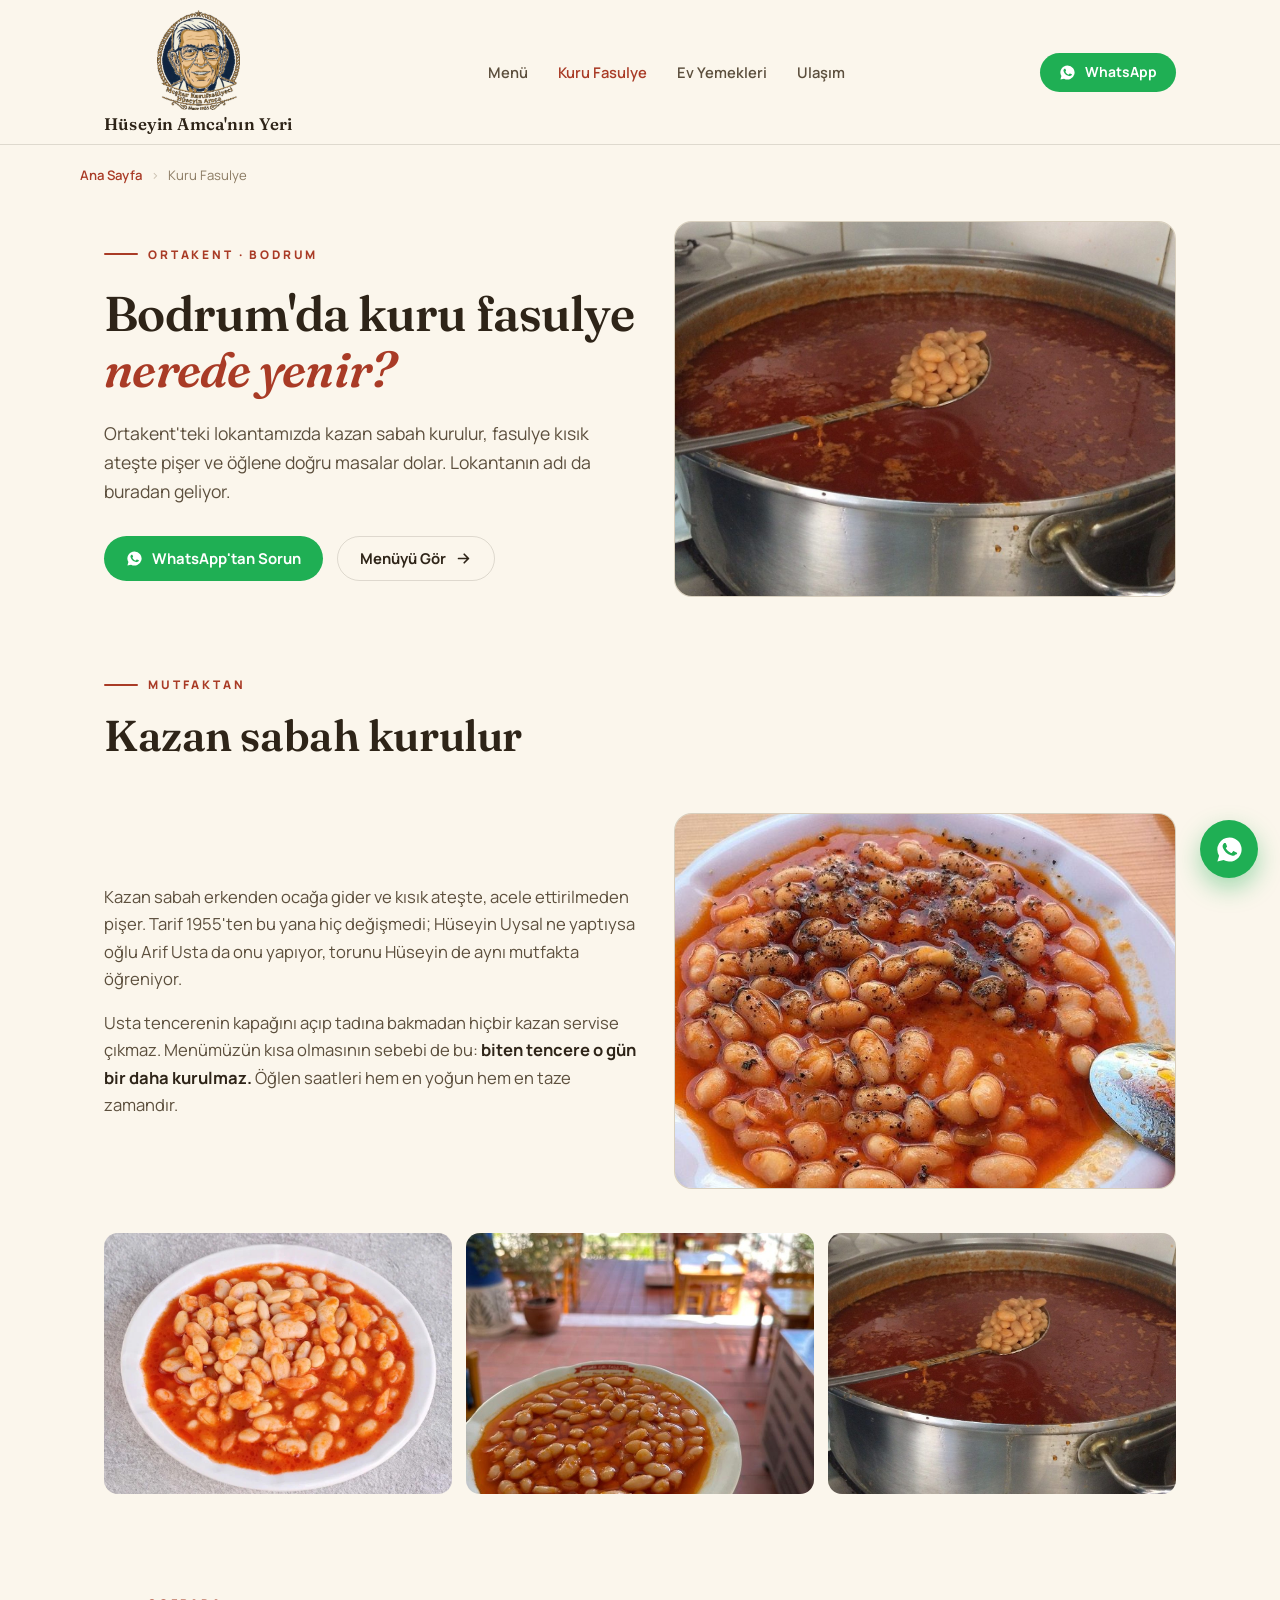
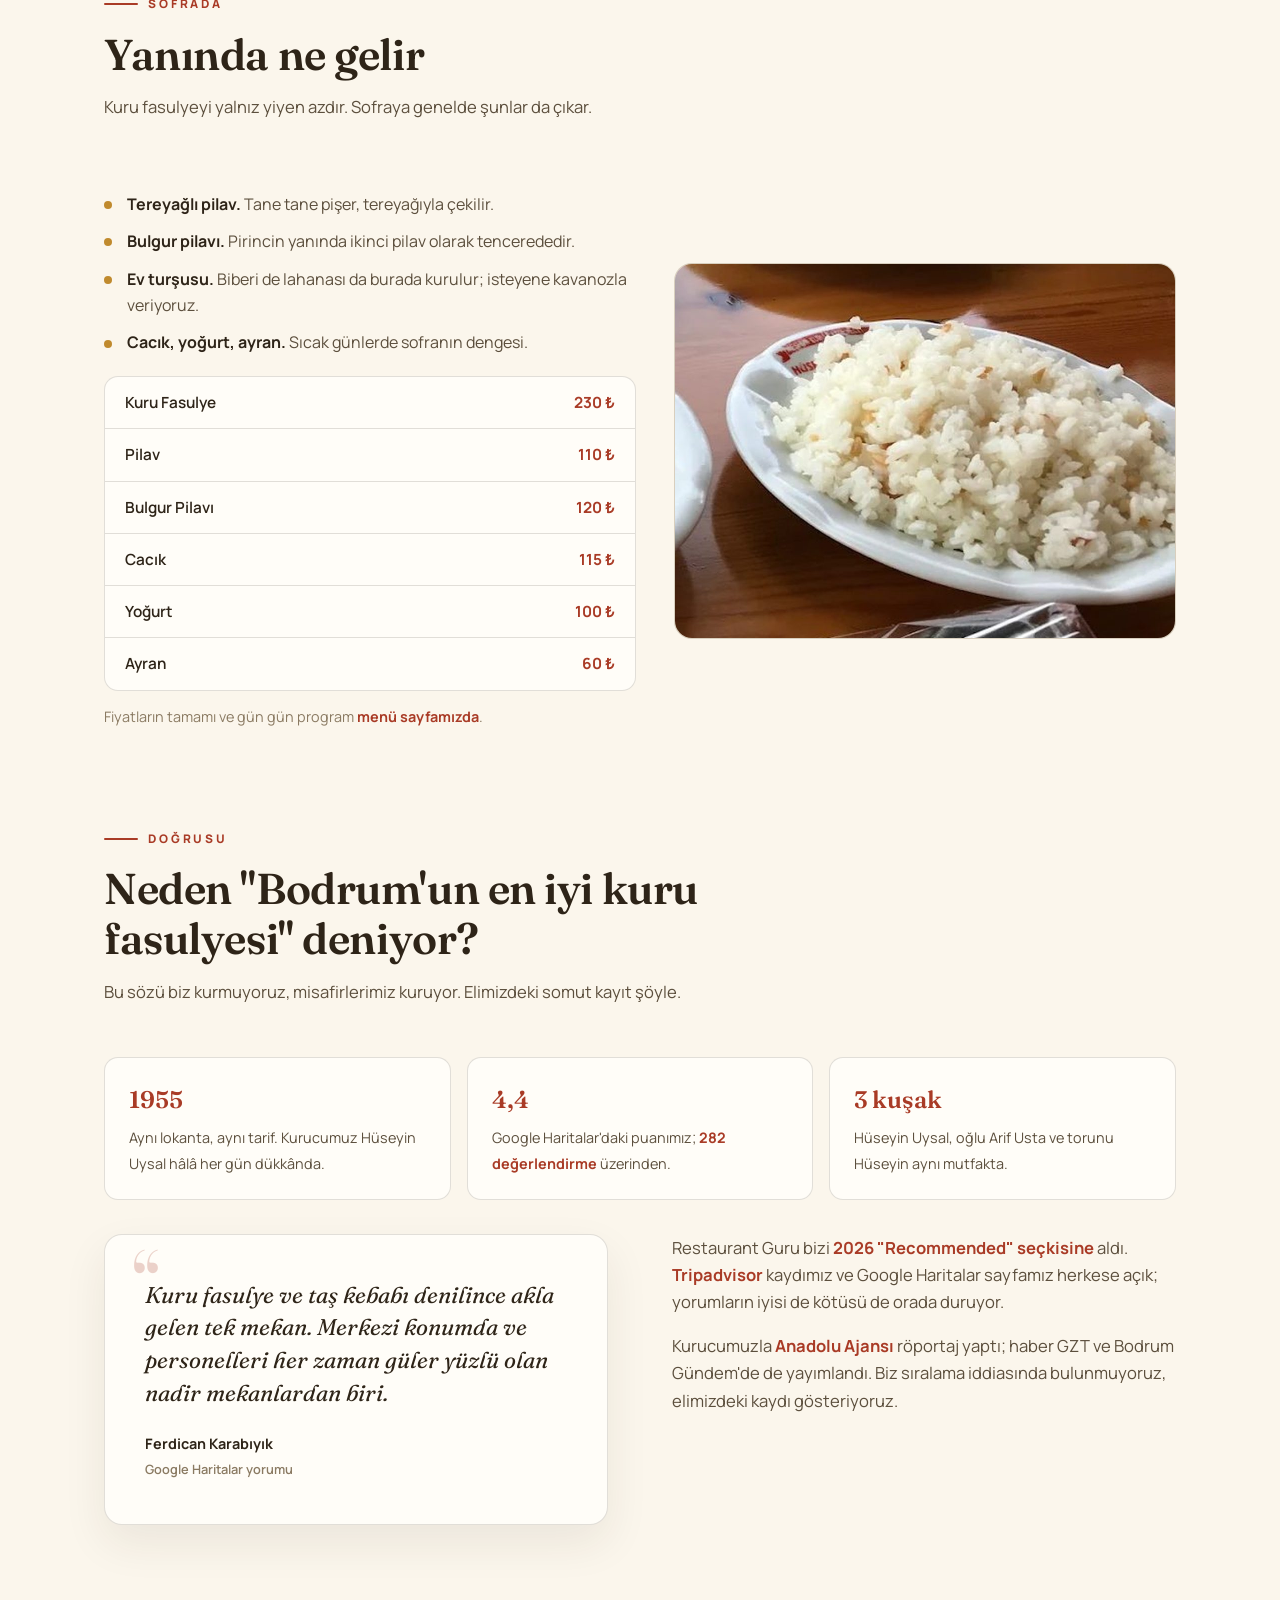
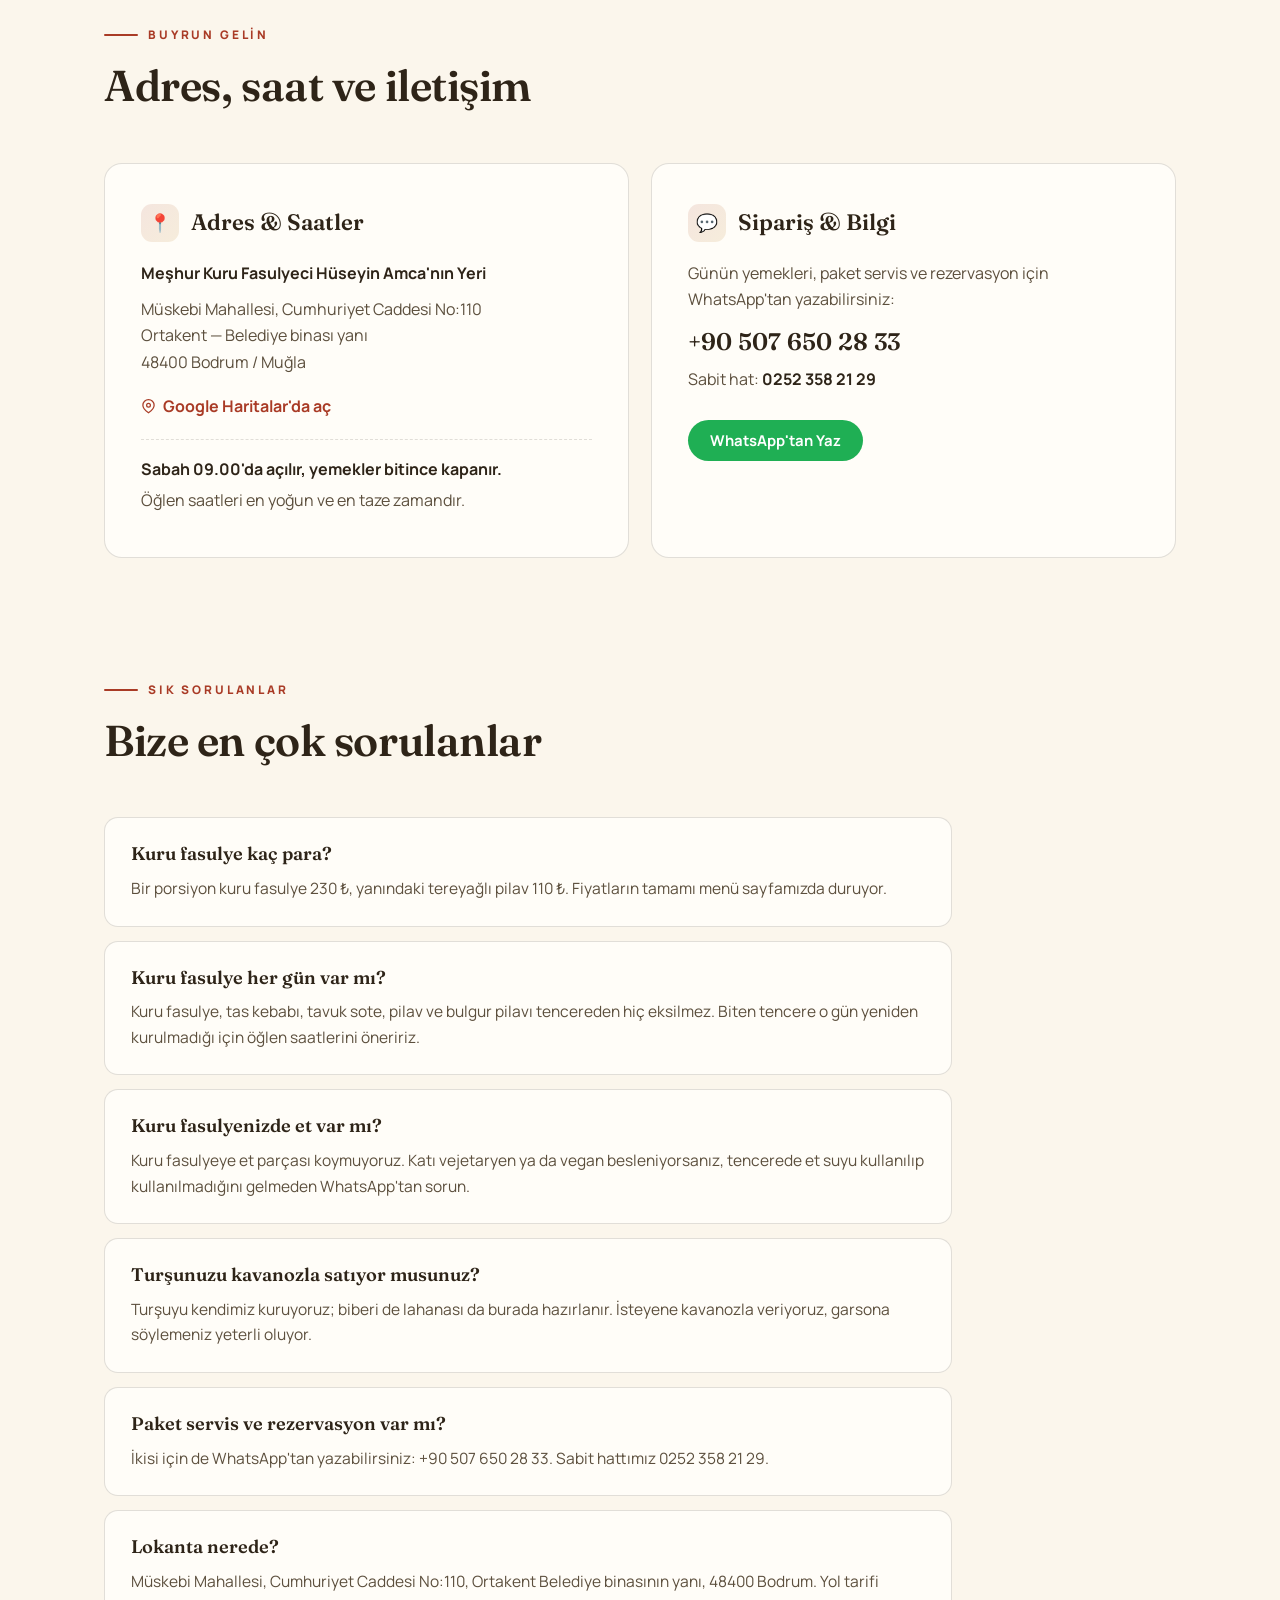
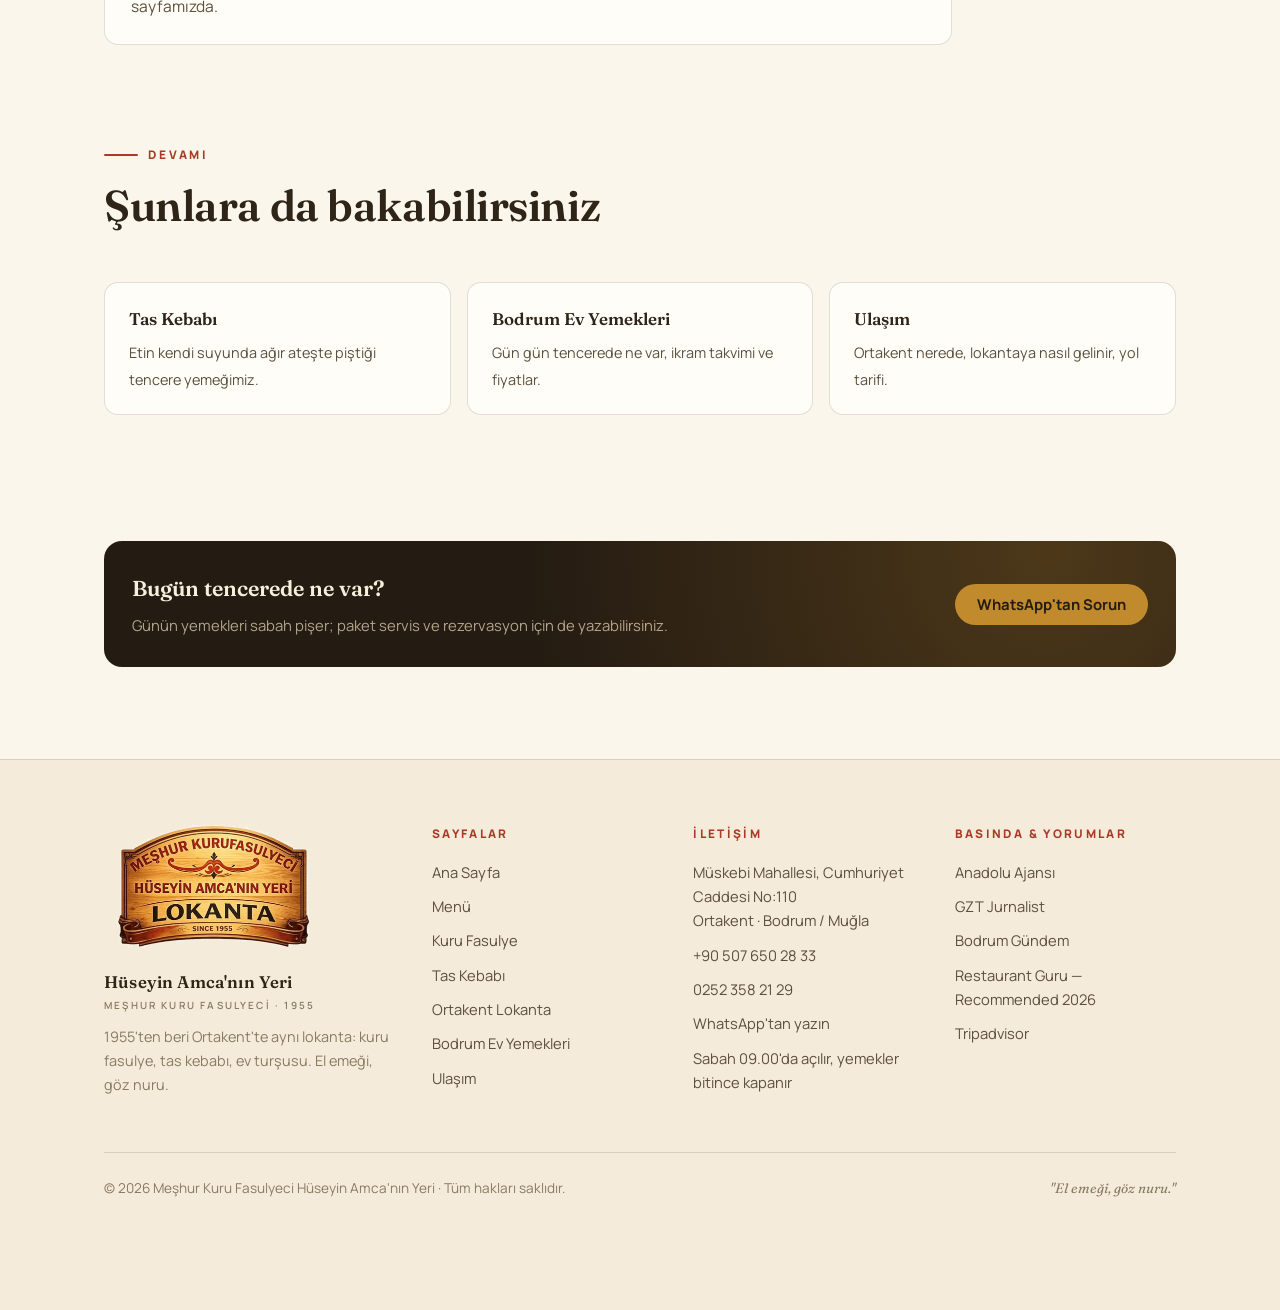
<file: kuru-fasulye.html>
<!DOCTYPE html>
<html lang="tr">
<head>
<meta charset="UTF-8">
<meta name="viewport" content="width=device-width, initial-scale=1.0">
<title>Bodrum'da Kuru Fasulye Nerede Yenir? — Hüseyin Amca</title>
<meta name="description" content="Ortakent'te 1955'ten beri aynı kazan: kuru fasulye kısık ateşte pişer, yanında tereyağlı pilav ve ev turşusu gelir. Müskebi Mahallesi, Bodrum.">
<link rel="canonical" href="https://huseyinamca.com/kuru-fasulye.html">
<meta property="og:title" content="Bodrum'da Kuru Fasulye Nerede Yenir? — Hüseyin Amca">
<meta property="og:description" content="Ortakent'te 1955'ten beri aynı kazan: kuru fasulye kısık ateşte pişer, yanında tereyağlı pilav ve ev turşusu gelir. Müskebi Mahallesi, Bodrum.">
<meta property="og:type" content="article">
<meta property="og:url" content="https://huseyinamca.com/kuru-fasulye.html">
<meta property="og:locale" content="tr_TR">
<meta property="og:site_name" content="Meşhur Kuru Fasulyeci Hüseyin Amca'nın Yeri">
<meta property="og:image" content="https://huseyinamca.com/img/kazan-fasulye.jpg">
<meta name="twitter:card" content="summary_large_image">
<meta name="twitter:title" content="Bodrum'da Kuru Fasulye Nerede Yenir? — Hüseyin Amca">
<meta name="twitter:description" content="Ortakent'te 1955'ten beri aynı kazan: kuru fasulye kısık ateşte pişer, yanında tereyağlı pilav ve ev turşusu gelir. Müskebi Mahallesi, Bodrum.">
<meta name="twitter:image" content="https://huseyinamca.com/img/kazan-fasulye.jpg">
<link rel="icon" href="img/logo-amca.png" sizes="any">
<link rel="apple-touch-icon" href="img/logo-amca.png">
<link rel="preconnect" href="https://fonts.googleapis.com">
<link rel="preconnect" href="https://fonts.gstatic.com" crossorigin>
<link href="https://fonts.googleapis.com/css2?family=Fraunces:opsz,wght@9..144,400;9..144,500;9..144,600;9..144,700&family=Manrope:wght@400;500;600;700;800&display=swap" rel="stylesheet">
<link rel="stylesheet" href="/style.css">
<script type="application/ld+json">
{
  "@context": "https://schema.org",
  "@type": "BreadcrumbList",
  "itemListElement": [
    {
      "@type": "ListItem",
      "position": 1,
      "name": "Ana Sayfa",
      "item": "https://huseyinamca.com/"
    },
    {
      "@type": "ListItem",
      "position": 2,
      "name": "Kuru Fasulye",
      "item": "https://huseyinamca.com/kuru-fasulye.html"
    }
  ]
}
</script>
<script type="application/ld+json">
{
  "@context": "https://schema.org",
  "@type": "WebPage",
  "@id": "https://huseyinamca.com/kuru-fasulye.html",
  "url": "https://huseyinamca.com/kuru-fasulye.html",
  "name": "Bodrum'da Kuru Fasulye Nerede Yenir? — Hüseyin Amca",
  "description": "Ortakent'te 1955'ten beri aynı kazan: kuru fasulye kısık ateşte pişer, yanında tereyağlı pilav ve ev turşusu gelir. Müskebi Mahallesi, Bodrum.",
  "inLanguage": "tr-TR",
  "isPartOf": {
    "@type": "WebSite",
    "@id": "https://huseyinamca.com/#site",
    "url": "https://huseyinamca.com/",
    "name": "Meşhur Kuru Fasulyeci Hüseyin Amca'nın Yeri"
  },
  "about": {
    "@type": "Restaurant",
    "@id": "https://huseyinamca.com/#lokanta",
    "name": "Meşhur Kuru Fasulyeci Hüseyin Amca'nın Yeri",
    "url": "https://huseyinamca.com/",
    "servesCuisine": "Türk Mutfağı",
    "foundingDate": "1955",
    "founder": {
      "@type": "Person",
      "name": "Hüseyin Uysal"
    },
    "telephone": "+902523582129",
    "address": {
      "@type": "PostalAddress",
      "streetAddress": "Müskebi Mah. Cumhuriyet Cd. No:110",
      "addressLocality": "Ortakent, Bodrum",
      "addressRegion": "Muğla",
      "postalCode": "48400",
      "addressCountry": "TR"
    },
    "geo": {
      "@type": "GeoCoordinates",
      "latitude": 37.048951,
      "longitude": 27.345167
    },
    "hasMenu": "https://huseyinamca.com/menu.html",
    "sameAs": [
      "https://www.tripadvisor.com.tr/Restaurant_Review-g298662-d9999202-Reviews-Meshur_Kurufasulyeci_HuseyIn_Amca-Ortakent_Bodrum_District_Mugla_Province_Turkish.html",
      "https://restaurantguru.com/Meshur-Kurufasulyeci-HuseyIn-Amca-Ortakentyahsi-Belediyesi"
    ]
  },
  "primaryImageOfPage": {
    "@type": "ImageObject",
    "contentUrl": "https://huseyinamca.com/img/kazan-fasulye.jpg"
  }
}
</script>
<script type="application/ld+json">
{
  "@context": "https://schema.org",
  "@type": "MenuItem",
  "name": "Kuru Fasulye",
  "description": "Geleneksel Türk usulü, kısık ateşte pişen kuru fasulye. Tarif 1955'ten beri aynı.",
  "url": "https://huseyinamca.com/kuru-fasulye.html",
  "image": "https://huseyinamca.com/img/kuru-fasulye.jpg",
  "offers": {
    "@type": "Offer",
    "price": "230",
    "priceCurrency": "TRY",
    "availability": "https://schema.org/InStock",
    "seller": {
      "@id": "https://huseyinamca.com/#lokanta"
    }
  },
  "menuAddOn": [
    {
      "@type": "MenuItem",
      "name": "Tereyağlı Pilav",
      "offers": {
        "@type": "Offer",
        "price": "110",
        "priceCurrency": "TRY"
      }
    },
    {
      "@type": "MenuItem",
      "name": "Ev Turşusu"
    }
  ]
}
</script>
<script type="application/ld+json">
{
  "@context": "https://schema.org",
  "@type": "FAQPage",
  "mainEntity": [
    {
      "@type": "Question",
      "name": "Kuru fasulye kaç para?",
      "acceptedAnswer": {
        "@type": "Answer",
        "text": "Bir porsiyon kuru fasulye 230 ₺, yanındaki tereyağlı pilav 110 ₺. Fiyatların tamamı menü sayfamızda duruyor."
      }
    },
    {
      "@type": "Question",
      "name": "Kuru fasulye her gün var mı?",
      "acceptedAnswer": {
        "@type": "Answer",
        "text": "Kuru fasulye, tas kebabı, tavuk sote, pilav ve bulgur pilavı tencereden hiç eksilmez. Biten tencere o gün yeniden kurulmadığı için öğlen saatlerini öneririz."
      }
    },
    {
      "@type": "Question",
      "name": "Kuru fasulyenizde et var mı?",
      "acceptedAnswer": {
        "@type": "Answer",
        "text": "Kuru fasulyeye et parçası koymuyoruz. Katı vejetaryen ya da vegan besleniyorsanız, tencerede et suyu kullanılıp kullanılmadığını gelmeden WhatsApp'tan sorun."
      }
    },
    {
      "@type": "Question",
      "name": "Turşunuzu kavanozla satıyor musunuz?",
      "acceptedAnswer": {
        "@type": "Answer",
        "text": "Turşuyu kendimiz kuruyoruz; biberi de lahanası da burada hazırlanır. İsteyene kavanozla veriyoruz, garsona söylemeniz yeterli oluyor."
      }
    },
    {
      "@type": "Question",
      "name": "Paket servis ve rezervasyon var mı?",
      "acceptedAnswer": {
        "@type": "Answer",
        "text": "İkisi için de WhatsApp'tan yazabilirsiniz: +90 507 650 28 33. Sabit hattımız 0252 358 21 29."
      }
    },
    {
      "@type": "Question",
      "name": "Lokanta nerede?",
      "acceptedAnswer": {
        "@type": "Answer",
        "text": "Müskebi Mahallesi, Cumhuriyet Caddesi No:110, Ortakent Belediye binasının yanı, 48400 Bodrum. Yol tarifi sayfamızda."
      }
    }
  ]
}
</script>
<style>
/* ---------- yalnız bu sayfa grubunda kullanılan ekler ---------- */
.krumb{font-size:.82rem;color:var(--muted);padding:20px 0 0}
.krumb a{color:var(--brick);font-weight:600}
.krumb a:hover{text-decoration:underline}
.krumb i{font-style:normal;margin:0 9px;opacity:.45}
.sayfa-hero{padding:34px 0 70px}
.sayfa-hero h1{font-family:var(--font-display);font-size:clamp(2.05rem,4.3vw,3.05rem);font-weight:600;line-height:1.14;letter-spacing:-.015em;margin-bottom:22px}
.sayfa-hero h1 em{font-style:italic;color:var(--brick)}
.sayfa-hero p.lead{font-size:1.1rem;color:var(--ink-soft);max-width:38rem;margin-bottom:30px}
.sayfa-hero .hero-ctas{margin-bottom:0}
.iki{display:grid;grid-template-columns:1.06fr 1fr;gap:38px;align-items:center}
.iki .gorsel{border-radius:var(--radius);overflow:hidden;border:1px solid var(--line);aspect-ratio:4/3;background:var(--bg-soft)}
.iki .gorsel img{width:100%;height:100%;object-fit:cover;display:block}
.liste{list-style:none;display:grid;gap:11px;max-width:44rem;margin-top:18px}
.liste li{padding-left:23px;position:relative;color:var(--ink-soft)}
.liste li::before{content:"";position:absolute;left:0;top:.63em;width:8px;height:8px;border-radius:50%;background:var(--gold)}
.liste li b{color:var(--ink);font-weight:700}
.fiyat{display:grid;max-width:41rem;margin-top:20px;border:1px solid var(--line);border-radius:14px;overflow:hidden;background:var(--paper)}
.fiyat div{display:flex;justify-content:space-between;align-items:baseline;gap:18px;padding:13px 20px;border-bottom:1px solid var(--line);font-size:.96rem}
.fiyat div:last-child{border-bottom:none}
.fiyat b{font-weight:600;color:var(--ink)}
.fiyat span{color:var(--brick);font-weight:700;white-space:nowrap}
.sss{display:grid;gap:14px;max-width:53rem}
.sss-item{background:var(--paper);border:1px solid var(--line);border-radius:14px;padding:24px 26px}
.sss-item dt{font-family:var(--font-display);font-size:1.14rem;font-weight:600;margin-bottom:9px;line-height:1.35}
.sss-item dd{color:var(--ink-soft);font-size:.97rem;margin:0}
.gec{display:grid;grid-template-columns:repeat(3,1fr);gap:16px;margin-top:22px}
.gec a{display:block;background:var(--paper);border:1px solid var(--line);border-radius:14px;padding:22px 24px}
.gec a:hover{border-color:rgba(169,59,38,.4)}
.gec b{display:block;font-family:var(--font-display);font-size:1.06rem;font-weight:600;margin-bottom:6px}
.gec span{font-size:.9rem;color:var(--ink-soft)}
.kanit{display:grid;grid-template-columns:repeat(3,1fr);gap:16px;margin-top:24px}
.kanit div{background:var(--paper);border:1px solid var(--line);border-radius:14px;padding:22px 24px}
.kanit b{display:block;font-family:var(--font-display);font-size:1.5rem;font-weight:600;color:var(--brick);margin-bottom:4px}
.kanit span{font-size:.9rem;color:var(--ink-soft)}
.metin{max-width:44rem}
.metin p{color:var(--ink-soft);font-size:1.04rem;margin-bottom:16px}
.metin p:last-child{margin-bottom:0}
.metin p b{color:var(--ink)}
.yon{display:grid;grid-template-columns:repeat(2,1fr);gap:14px;margin-top:20px}
.yon a{display:flex;align-items:center;justify-content:space-between;gap:14px;background:var(--paper);border:1px solid var(--line);border-radius:14px;padding:18px 22px;font-weight:600;color:var(--ink)}
.yon a:hover{border-color:var(--brick);color:var(--brick)}
.yon a svg{width:16px;height:16px;flex-shrink:0}
@media(max-width:920px){
  .iki,.gec,.kanit,.yon{grid-template-columns:1fr}
  .sayfa-hero{padding:26px 0 52px}
}
</style>
</head>
<body>

<header>
  <div class="wrap nav">
    <button class="burger" type="button" aria-label="Menüyü aç" aria-expanded="false" aria-controls="mobilMenu">
      <span></span><span></span><span></span>
    </button>
    <a class="brand" href="index.html" aria-label="Hüseyin Amca'nın Yeri — ana sayfa">
      <span class="brand-mark"><img src="img/logo-amca.png" alt="" width="284" height="340"></span>
      <span>Hüseyin Amca'nın Yeri<small>Meşhur Kuru Fasulyeci · 1955</small></span>
    </a>
    <nav class="nav-links" aria-label="Sayfalar">
      <a href="menu.html">Menü</a>
      <a href="kuru-fasulye.html" style="color:var(--brick)">Kuru Fasulye</a>
      <a href="bodrum-ev-yemekleri.html">Ev Yemekleri</a>
      <a href="ulasim.html">Ulaşım</a>
    </nav>
    <a class="btn btn-wa" href="https://wa.me/905076502833?text=Merhaba%2C%20H%C3%BCseyin%20Amca%27n%C4%B1n%20Yeri%20i%C3%A7in%20bilgi%20almak%20istiyorum." target="_blank" rel="noopener">
      <svg viewBox="0 0 24 24" fill="currentColor"><path d="M12 2a10 10 0 0 0-8.6 15.1L2 22l5.1-1.3A10 10 0 1 0 12 2Zm5.2 13.9c-.2.6-1.3 1.2-1.8 1.2-.5.1-1 .2-3.3-.7-2.8-1.1-4.6-4-4.7-4.2-.1-.2-1.1-1.5-1.1-2.9s.7-2 1-2.3c.2-.3.5-.3.7-.3h.5c.2 0 .4 0 .6.5s.8 1.9.8 2c.1.1.1.3 0 .5l-.3.5-.4.4c-.1.1-.3.3-.1.6.2.3.8 1.3 1.7 2.1 1.2 1.1 2.2 1.4 2.5 1.5.3.2.5.1.7-.1l1-1.2c.2-.3.4-.2.7-.1l2 1c.3.1.5.2.6.3 0 .2 0 .7-.1 1.2Z"/></svg>
      WhatsApp
    </a>
  </div>
</header>

<div class="drawer" id="mobilMenu">
  <nav aria-label="Mobil menü">
    <a href="index.html">Ana Sayfa</a>
    <a href="menu.html">Menü</a>
    <a href="kuru-fasulye.html">Kuru Fasulye</a>
    <a href="bodrum-ev-yemekleri.html">Ev Yemekleri</a>
    <a href="ulasim.html">Ulaşım</a>
  </nav>
  <div class="drawer-actions">
    <a class="d-wa" href="https://wa.me/905076502833?text=Merhaba%2C%20H%C3%BCseyin%20Amca%27n%C4%B1n%20Yeri%20i%C3%A7in%20yaz%C4%B1yorum." target="_blank" rel="noopener"><svg viewBox="0 0 24 24" fill="currentColor"><path d="M12 2a10 10 0 0 0-8.6 15.1L2 22l5.1-1.3A10 10 0 1 0 12 2Zm5.2 13.9c-.2.6-1.3 1.2-1.8 1.2-.5.1-1 .2-3.3-.7-2.8-1.1-4.6-4-4.7-4.2-.1-.2-1.1-1.5-1.1-2.9s.7-2 1-2.3c.2-.3.5-.3.7-.3h.5c.2 0 .4 0 .6.5s.8 1.9.8 2c.1.1.1.3 0 .5l-.3.5-.4.4c-.1.1-.3.3-.1.6.2.3.8 1.3 1.7 2.1 1.2 1.1 2.2 1.4 2.5 1.5.3.2.5.1.7-.1l1-1.2c.2-.3.4-.2.7-.1l2 1c.3.1.5.2.6.3 0 .2 0 .7-.1 1.2Z"/></svg>WhatsApp'tan yazın</a>
    <a class="d-map" href="https://share.google/qxEepytfUtP2RpNf0" target="_blank" rel="noopener"><svg viewBox="0 0 24 24" fill="none" stroke="currentColor" stroke-width="2" stroke-linecap="round" stroke-linejoin="round" aria-hidden="true"><path d="M21 10c0 6-9 12-9 12s-9-6-9-12a9 9 0 0 1 18 0Z"/><circle cx="12" cy="10" r="3"/></svg>Yol Tarifi Al</a>
    <a class="d-tel" href="tel:+902523582129"><svg viewBox="0 0 24 24" fill="none" stroke="currentColor" stroke-width="2" stroke-linecap="round" stroke-linejoin="round" aria-hidden="true"><path d="M22 16.9v3a2 2 0 0 1-2.2 2 19.8 19.8 0 0 1-8.6-3.1 19.5 19.5 0 0 1-6-6A19.8 19.8 0 0 1 2.1 4.2 2 2 0 0 1 4.1 2h3a2 2 0 0 1 2 1.7c.1 1 .4 1.9.7 2.8a2 2 0 0 1-.4 2.1L8.1 9.9a16 16 0 0 0 6 6l1.3-1.3a2 2 0 0 1 2.1-.5c.9.4 1.8.6 2.8.7a2 2 0 0 1 1.7 2Z"/></svg>Lokantayı Ara</a>
  </div>
</div>

<div class="wrap krumb">
  <a href="index.html">Ana Sayfa</a><i>›</i>Kuru Fasulye
</div>

<main id="top">
  <section class="sayfa-hero">
    <div class="wrap">
      <div class="iki">
        <div class="reveal">
          <span class="kicker">Ortakent · Bodrum</span>
          <h1>Bodrum'da kuru fasulye <em>nerede yenir?</em></h1>
          <p class="lead">Ortakent'teki lokantamızda kazan sabah kurulur, fasulye kısık ateşte pişer ve öğlene doğru masalar dolar. Lokantanın adı da buradan geliyor.</p>
          <div class="hero-ctas">
          <a class="btn btn-wa" href="https://wa.me/905076502833?text=Merhaba%2C%20bug%C3%BCn%20tencerede%20ne%20var%3F" target="_blank" rel="noopener"><svg viewBox="0 0 24 24" fill="currentColor"><path d="M12 2a10 10 0 0 0-8.6 15.1L2 22l5.1-1.3A10 10 0 1 0 12 2Zm5.2 13.9c-.2.6-1.3 1.2-1.8 1.2-.5.1-1 .2-3.3-.7-2.8-1.1-4.6-4-4.7-4.2-.1-.2-1.1-1.5-1.1-2.9s.7-2 1-2.3c.2-.3.5-.3.7-.3h.5c.2 0 .4 0 .6.5s.8 1.9.8 2c.1.1.1.3 0 .5l-.3.5-.4.4c-.1.1-.3.3-.1.6.2.3.8 1.3 1.7 2.1 1.2 1.1 2.2 1.4 2.5 1.5.3.2.5.1.7-.1l1-1.2c.2-.3.4-.2.7-.1l2 1c.3.1.5.2.6.3 0 .2 0 .7-.1 1.2Z"/></svg>WhatsApp'tan Sorun</a>
          <a class="btn btn-ghost" href="menu.html">Menüyü Gör <svg viewBox="0 0 24 24" fill="none" stroke="currentColor" stroke-width="2.4" stroke-linecap="round" stroke-linejoin="round"><path d="M5 12h14m0 0-6-6m6 6-6 6"/></svg></a>
          </div>
        </div>
        <div class="gorsel reveal"><img src="img/kazan-fasulye.jpg" alt="Kazanda pişen kuru fasulye" width="1536" height="2048" style="object-position:50% 60%" fetchpriority="high"></div>
      </div>
    </div>
  </section>

  <section style="padding-top:0">
    <div class="wrap">
      <div class="sec-head reveal">
        <span class="kicker">Mutfaktan</span>
        <h2>Kazan sabah kurulur</h2>
      </div>
      <div class="iki reveal">
        <div class="metin">
          <p>Kazan sabah erkenden ocağa gider ve kısık ateşte, acele ettirilmeden pişer. Tarif 1955'ten bu yana hiç değişmedi; Hüseyin Uysal ne yaptıysa oğlu Arif Usta da onu yapıyor,
          torunu Hüseyin de aynı mutfakta öğreniyor.</p>
          <p>Usta tencerenin kapağını açıp tadına bakmadan hiçbir kazan servise çıkmaz. Menümüzün kısa olmasının
          sebebi de bu: <b>biten tencere o gün bir daha kurulmaz.</b> Öğlen saatleri hem en yoğun hem en taze
          zamandır.</p>
        </div>
        <div class="gorsel"><img src="img/kuru-fasulye-hero.jpg" alt="Bir tabak kuru fasulye" width="1100" height="1100" loading="lazy"></div>
      </div>
      <div class="gallery reveal">
        <figure><img src="img/kuru-fasulye.jpg" alt="Tencereden yeni alınmış kuru fasulye" width="1020" height="1020" loading="lazy"></figure>
        <figure><img src="img/kuru-fasulye-teras.jpg" alt="Teras önünde bir tabak kuru fasulye" width="1200" height="1600" loading="lazy"></figure>
        <figure><img src="img/kazan-hero.jpg" alt="Kepçeyle kuru fasulye alınan kazan" width="1600" height="1200" loading="lazy"></figure>
      </div>
    </div>
  </section>

  <section style="padding-top:0">
    <div class="wrap">
      <div class="sec-head reveal">
        <span class="kicker">Sofrada</span>
        <h2>Yanında ne gelir</h2>
        <p>Kuru fasulyeyi yalnız yiyen azdır. Sofraya genelde şunlar da çıkar.</p>
      </div>
      <div class="iki reveal">
        <div class="metin">
          <ul class="liste">
            <li><b>Tereyağlı pilav.</b> Tane tane pişer, tereyağıyla çekilir.</li>
            <li><b>Bulgur pilavı.</b> Pirincin yanında ikinci pilav olarak tencerededir.</li>
            <li><b>Ev turşusu.</b> Biberi de lahanası da burada kurulur; isteyene kavanozla veriyoruz.</li>
            <li><b>Cacık, yoğurt, ayran.</b> Sıcak günlerde sofranın dengesi.</li>
          </ul>
          <div class="fiyat">
            <div><b>Kuru Fasulye</b><span>230 ₺</span></div>
            <div><b>Pilav</b><span>110 ₺</span></div>
            <div><b>Bulgur Pilavı</b><span>120 ₺</span></div>
            <div><b>Cacık</b><span>115 ₺</span></div>
            <div><b>Yoğurt</b><span>100 ₺</span></div>
            <div><b>Ayran</b><span>60 ₺</span></div>
          </div>
          <p style="margin-top:14px;font-size:.9rem;color:var(--muted)">Fiyatların tamamı ve gün gün program
          <a href="menu.html" style="color:var(--brick);font-weight:700">menü sayfamızda</a>.</p>
        </div>
        <div class="gorsel"><img src="img/pilav.jpg" alt="Tereyağlı beyaz pilav" width="1000" height="750" loading="lazy"></div>
      </div>
    </div>
  </section>

  <section style="padding-top:0">
    <div class="wrap">
      <div class="sec-head reveal">
        <span class="kicker">Doğrusu</span>
        <h2>Neden "Bodrum'un en iyi kuru fasulyesi" deniyor?</h2>
        <p>Bu sözü biz kurmuyoruz, misafirlerimiz kuruyor. Elimizdeki somut kayıt şöyle.</p>
      </div>
      <div class="kanit reveal">
        <div><b>1955</b><span>Aynı lokanta, aynı tarif. Kurucumuz Hüseyin Uysal hâlâ her gün dükkânda.</span></div>
        <div><b>4,4</b><span>Google Haritalar'daki puanımız; <a href="https://www.google.com/search?sa=X&amp;q=Me%C5%9Fhur+Kuru+Fasulyeci+-+H%C3%BCseyin+Amcan%C4%B1n+Yeri+Reviews&amp;rflfq=1&amp;num=20&amp;stick=H4sIAAAAAAAAAONgkxIxNDG2sDC0NLQwsTA3MTUyNjMyMNzAyPiK0dw39ej8jNIiBe_SolIFt8Ti0pzK1ORMBV0Fj8N7ilMrM_MUHHOTE_OObMxTiEwtylQISi3LTC0vXsRKrk4ABsM93I8AAAA&amp;rldimm=14388191848745236201&amp;tbm=lcl&amp;hl=tr#lkt=LocalPoiReviews" target="_blank" rel="noopener" style="color:var(--brick);font-weight:700">282 değerlendirme</a> üzerinden.</span></div>
        <div><b>3 kuşak</b><span>Hüseyin Uysal, oğlu Arif Usta ve torunu Hüseyin aynı mutfakta.</span></div>
      </div>
      <div class="story-grid" style="margin-top:34px">
        <div class="quote-card reveal">
          <blockquote>Kuru fasulye ve taş kebabı denilince akla gelen tek mekan. Merkezi konumda ve personelleri her
          zaman güler yüzlü olan nadir mekanlardan biri.</blockquote>
          <cite>Ferdican Karabıyık <span>Google Haritalar yorumu</span></cite>
        </div>
        <div class="metin reveal">
          <p>Restaurant Guru bizi <a href="https://restaurantguru.com/Meshur-Kurufasulyeci-HuseyIn-Amca-Ortakentyahsi-Belediyesi" target="_blank" rel="noopener" style="color:var(--brick);font-weight:700">2026 "Recommended" seçkisine</a>
          aldı. <a href="https://www.tripadvisor.com.tr/Restaurant_Review-g298662-d9999202-Reviews-Meshur_Kurufasulyeci_HuseyIn_Amca-Ortakent_Bodrum_District_Mugla_Province_Turkish.html" target="_blank" rel="noopener" style="color:var(--brick);font-weight:700">Tripadvisor</a>
          kaydımız ve Google Haritalar sayfamız herkese açık; yorumların iyisi de kötüsü de orada duruyor.</p>
          <p>Kurucumuzla <a href="https://www.aa.com.tr/tr/insana-dair/kuru-fasulyeci-97-yasindaki-huseyin-amca-65-yildir-tezgahindan-ayrilamiyor/2999216" target="_blank" rel="noopener" style="color:var(--brick);font-weight:700">Anadolu Ajansı</a>
          röportaj yaptı; haber GZT ve Bodrum Gündem'de de yayımlandı. Biz sıralama iddiasında bulunmuyoruz, elimizdeki
          kaydı gösteriyoruz.</p>
        </div>
      </div>
    </div>
  </section>

  <section style="padding-top:0">
    <div class="wrap">
      <div class="sec-head reveal">
        <span class="kicker">Buyrun Gelin</span>
        <h2>Adres, saat ve iletişim</h2>
      </div>
      <div class="visit-grid">
        <div class="visit-card reveal">
          <h3><span class="dot">📍</span>Adres &amp; Saatler</h3>
          <p><b>Meşhur Kuru Fasulyeci Hüseyin Amca'nın Yeri</b></p>
          <p>Müskebi Mahallesi, Cumhuriyet Caddesi No:110<br>Ortakent — Belediye binası yanı<br>48400 Bodrum / Muğla</p>
          <a class="map-link" href="https://share.google/qxEepytfUtP2RpNf0" target="_blank" rel="noopener"><svg viewBox="0 0 24 24" fill="none" stroke="currentColor" stroke-width="2" stroke-linecap="round" stroke-linejoin="round" aria-hidden="true"><path d="M21 10c0 6-9 12-9 12s-9-6-9-12a9 9 0 0 1 18 0Z"/><circle cx="12" cy="10" r="3"/></svg> Google Haritalar'da aç</a>
          <div class="hours">
            <p><b>Sabah 09.00'da açılır, yemekler bitince kapanır.</b></p>
            <p>Öğlen saatleri en yoğun ve en taze zamandır.</p>
          </div>
        </div>
        <div class="visit-card reveal">
          <h3><span class="dot">💬</span>Sipariş &amp; Bilgi</h3>
          <p>Günün yemekleri, paket servis ve rezervasyon için WhatsApp'tan yazabilirsiniz:</p>
          <a class="wa-num" href="tel:+905076502833">+90 507 650 28 33</a>
          <p>Sabit hat: <a href="tel:+902523582129"><b>0252 358 21 29</b></a></p>
          <a class="btn btn-wa" href="https://wa.me/905076502833?text=Merhaba%2C%20g%C3%BCn%C3%BCn%20men%C3%BCs%C3%BCn%C3%BC%20%C3%B6%C4%9Frenebilir%20miyim%3F" target="_blank" rel="noopener">WhatsApp'tan Yaz</a>
        </div>
      </div>
    </div>
  </section>

  <section style="padding-top:0">
    <div class="wrap">
      <div class="sec-head reveal">
        <span class="kicker">Sık Sorulanlar</span>
        <h2>Bize en çok sorulanlar</h2>
      </div>
      <dl class="sss reveal">
        <div class="sss-item">
          <dt>Kuru fasulye kaç para?</dt>
          <dd>Bir porsiyon kuru fasulye 230 ₺, yanındaki tereyağlı pilav 110 ₺. Fiyatların tamamı menü sayfamızda duruyor.</dd>
        </div>
        <div class="sss-item">
          <dt>Kuru fasulye her gün var mı?</dt>
          <dd>Kuru fasulye, tas kebabı, tavuk sote, pilav ve bulgur pilavı tencereden hiç eksilmez. Biten tencere o gün yeniden kurulmadığı için öğlen saatlerini öneririz.</dd>
        </div>
        <div class="sss-item">
          <dt>Kuru fasulyenizde et var mı?</dt>
          <dd>Kuru fasulyeye et parçası koymuyoruz. Katı vejetaryen ya da vegan besleniyorsanız, tencerede et suyu kullanılıp kullanılmadığını gelmeden WhatsApp'tan sorun.</dd>
        </div>
        <div class="sss-item">
          <dt>Turşunuzu kavanozla satıyor musunuz?</dt>
          <dd>Turşuyu kendimiz kuruyoruz; biberi de lahanası da burada hazırlanır. İsteyene kavanozla veriyoruz, garsona söylemeniz yeterli oluyor.</dd>
        </div>
        <div class="sss-item">
          <dt>Paket servis ve rezervasyon var mı?</dt>
          <dd>İkisi için de WhatsApp'tan yazabilirsiniz: +90 507 650 28 33. Sabit hattımız 0252 358 21 29.</dd>
        </div>
        <div class="sss-item">
          <dt>Lokanta nerede?</dt>
          <dd>Müskebi Mahallesi, Cumhuriyet Caddesi No:110, Ortakent Belediye binasının yanı, 48400 Bodrum. Yol tarifi sayfamızda.</dd>
        </div>
      </dl>
    </div>
  </section>

  <section style="padding-top:0">
    <div class="wrap">
      <div class="sec-head reveal">
        <span class="kicker">Devamı</span>
        <h2>Şunlara da bakabilirsiniz</h2>
      </div>
      <div class="gec reveal">
        <a href="tas-kebabi.html"><b>Tas Kebabı</b><span>Etin kendi suyunda ağır ateşte piştiği tencere yemeğimiz.</span></a>
        <a href="bodrum-ev-yemekleri.html"><b>Bodrum Ev Yemekleri</b><span>Gün gün tencerede ne var, ikram takvimi ve fiyatlar.</span></a>
        <a href="ulasim.html"><b>Ulaşım</b><span>Ortakent nerede, lokantaya nasıl gelinir, yol tarifi.</span></a>
      </div>
    </div>
  </section>

  <section style="padding-top:0">
    <div class="wrap">
      <div class="menu-cta reveal">
        <div>
          <b>Bugün tencerede ne var?</b>
          <p>Günün yemekleri sabah pişer; paket servis ve rezervasyon için de yazabilirsiniz.</p>
        </div>
        <a class="btn" href="https://wa.me/905076502833?text=Merhaba%2C%20bug%C3%BCn%20kuru%20fasulye%20var%20m%C4%B1%3F" target="_blank" rel="noopener">WhatsApp'tan Sorun</a>
      </div>
    </div>
  </section>
</main>

<footer>
  <div class="wrap">
    <div class="foot-grid">
      <div class="foot-brand">
        <img src="img/logo-foot.jpg" alt="Meşhur Kurufasulyeci Hüseyin Amca'nın Yeri" loading="lazy" width="600" height="337">
        <a class="brand" href="index.html" style="margin-bottom:12px">
          <span>Hüseyin Amca'nın Yeri<small>Meşhur Kuru Fasulyeci · 1955</small></span>
        </a>
        <p>1955'ten beri Ortakent'te aynı lokanta: kuru fasulye, tas kebabı, ev turşusu. El emeği, göz nuru.</p>
      </div>
      <div class="foot">
        <h4>Sayfalar</h4>
        <ul>
          <li><a href="index.html">Ana Sayfa</a></li>
          <li><a href="menu.html">Menü</a></li>
          <li><a href="kuru-fasulye.html">Kuru Fasulye</a></li>
          <li><a href="tas-kebabi.html">Tas Kebabı</a></li>
          <li><a href="ortakent-lokanta.html">Ortakent Lokanta</a></li>
          <li><a href="bodrum-ev-yemekleri.html">Bodrum Ev Yemekleri</a></li>
          <li><a href="ulasim.html">Ulaşım</a></li>
        </ul>
      </div>
      <div class="foot">
        <h4>İletişim</h4>
        <ul>
          <li>Müskebi Mahallesi, Cumhuriyet Caddesi No:110<br>Ortakent · Bodrum / Muğla</li>
          <li><a href="tel:+905076502833">+90 507 650 28 33</a></li>
          <li><a href="tel:+902523582129">0252 358 21 29</a></li>
          <li><a href="https://wa.me/905076502833" target="_blank" rel="noopener">WhatsApp'tan yazın</a></li>
          <li>Sabah 09.00'da açılır, yemekler bitince kapanır</li>
        </ul>
      </div>
      <div class="foot">
        <h4>Basında &amp; Yorumlar</h4>
        <ul>
          <li><a href="https://www.aa.com.tr/tr/insana-dair/kuru-fasulyeci-97-yasindaki-huseyin-amca-65-yildir-tezgahindan-ayrilamiyor/2999216" target="_blank" rel="noopener">Anadolu Ajansı</a></li>
          <li><a href="https://www.gzt.com/video/jurnalist/97-yasindaki-kuru-fasulyeci-huseyin-usta-65-yildir-tezgahin-basindan-ayrilamiyor-2228469" target="_blank" rel="noopener">GZT Jurnalist</a></li>
          <li><a href="https://www.bodrumgundem.com/2023/09/23/kuru-fasulyeci-97-yasindaki-huseyin-amca-65-yildir-tezgahindan-ayrilamiyor/" target="_blank" rel="noopener">Bodrum Gündem</a></li>
          <li><a href="https://restaurantguru.com/Meshur-Kurufasulyeci-HuseyIn-Amca-Ortakentyahsi-Belediyesi" target="_blank" rel="noopener">Restaurant Guru — Recommended 2026</a></li>
          <li><a href="https://www.tripadvisor.com.tr/Restaurant_Review-g298662-d9999202-Reviews-Meshur_Kurufasulyeci_HuseyIn_Amca-Ortakent_Bodrum_District_Mugla_Province_Turkish.html" target="_blank" rel="noopener">Tripadvisor</a></li>
        </ul>
      </div>
    </div>
    <div class="foot-bottom">
      <p>© 2026 Meşhur Kuru Fasulyeci Hüseyin Amca'nın Yeri · Tüm hakları saklıdır.</p>
      <p><i>"El emeği, göz nuru."</i></p>
    </div>
  </div>
</footer>

<a class="wa-fab" href="https://wa.me/905076502833?text=Merhaba%2C%20H%C3%BCseyin%20Amca%27n%C4%B1n%20Yeri%20i%C3%A7in%20yaz%C4%B1yorum." target="_blank" rel="noopener" aria-label="WhatsApp ile iletişime geç">
  <svg viewBox="0 0 24 24"><path d="M12 2a10 10 0 0 0-8.6 15.1L2 22l5.1-1.3A10 10 0 1 0 12 2Zm5.2 13.9c-.2.6-1.3 1.2-1.8 1.2-.5.1-1 .2-3.3-.7-2.8-1.1-4.6-4-4.7-4.2-.1-.2-1.1-1.5-1.1-2.9s.7-2 1-2.3c.2-.3.5-.3.7-.3h.5c.2 0 .4 0 .6.5s.8 1.9.8 2c.1.1.1.3 0 .5l-.3.5-.4.4c-.1.1-.3.3-.1.6.2.3.8 1.3 1.7 2.1 1.2 1.1 2.2 1.4 2.5 1.5.3.2.5.1.7-.1l1-1.2c.2-.3.4-.2.7-.1l2 1c.3.1.5.2.6.3 0 .2 0 .7-.1 1.2Z"/></svg>
</a>

<script>
/* ---------- mobil menü ---------- */
(function(){
  const burger = document.querySelector('.burger');
  const drawer = document.getElementById('mobilMenu');
  const wide   = window.matchMedia('(min-width:621px)');

  function setMenu(open){
    burger.setAttribute('aria-expanded', String(open));
    burger.setAttribute('aria-label', open ? 'Menüyü kapat' : 'Menüyü aç');
    drawer.classList.toggle('is-open', open);
    document.body.classList.toggle('menu-open', open);
  }
  burger.addEventListener('click', () => setMenu(!drawer.classList.contains('is-open')));
  drawer.addEventListener('click', e => { if(e.target.closest('a')) setMenu(false) });
  document.addEventListener('keydown', e => {
    if(e.key === 'Escape' && drawer.classList.contains('is-open')){ setMenu(false); burger.focus() }
  });
  wide.addEventListener('change', e => { if(e.matches) setMenu(false) });
})();

/* ---------- reveal ---------- */
const io=new IntersectionObserver(entries=>{
  entries.forEach(e=>{if(e.isIntersecting){e.target.classList.add('in');io.unobserve(e.target)}})
},{threshold:.12});
document.querySelectorAll('.reveal').forEach(el=>{
  const r=el.getBoundingClientRect();
  if(r.top<window.innerHeight*.92){return}
  el.classList.add('pre');
  io.observe(el);
});
</script>
</body>
</html>
</file>
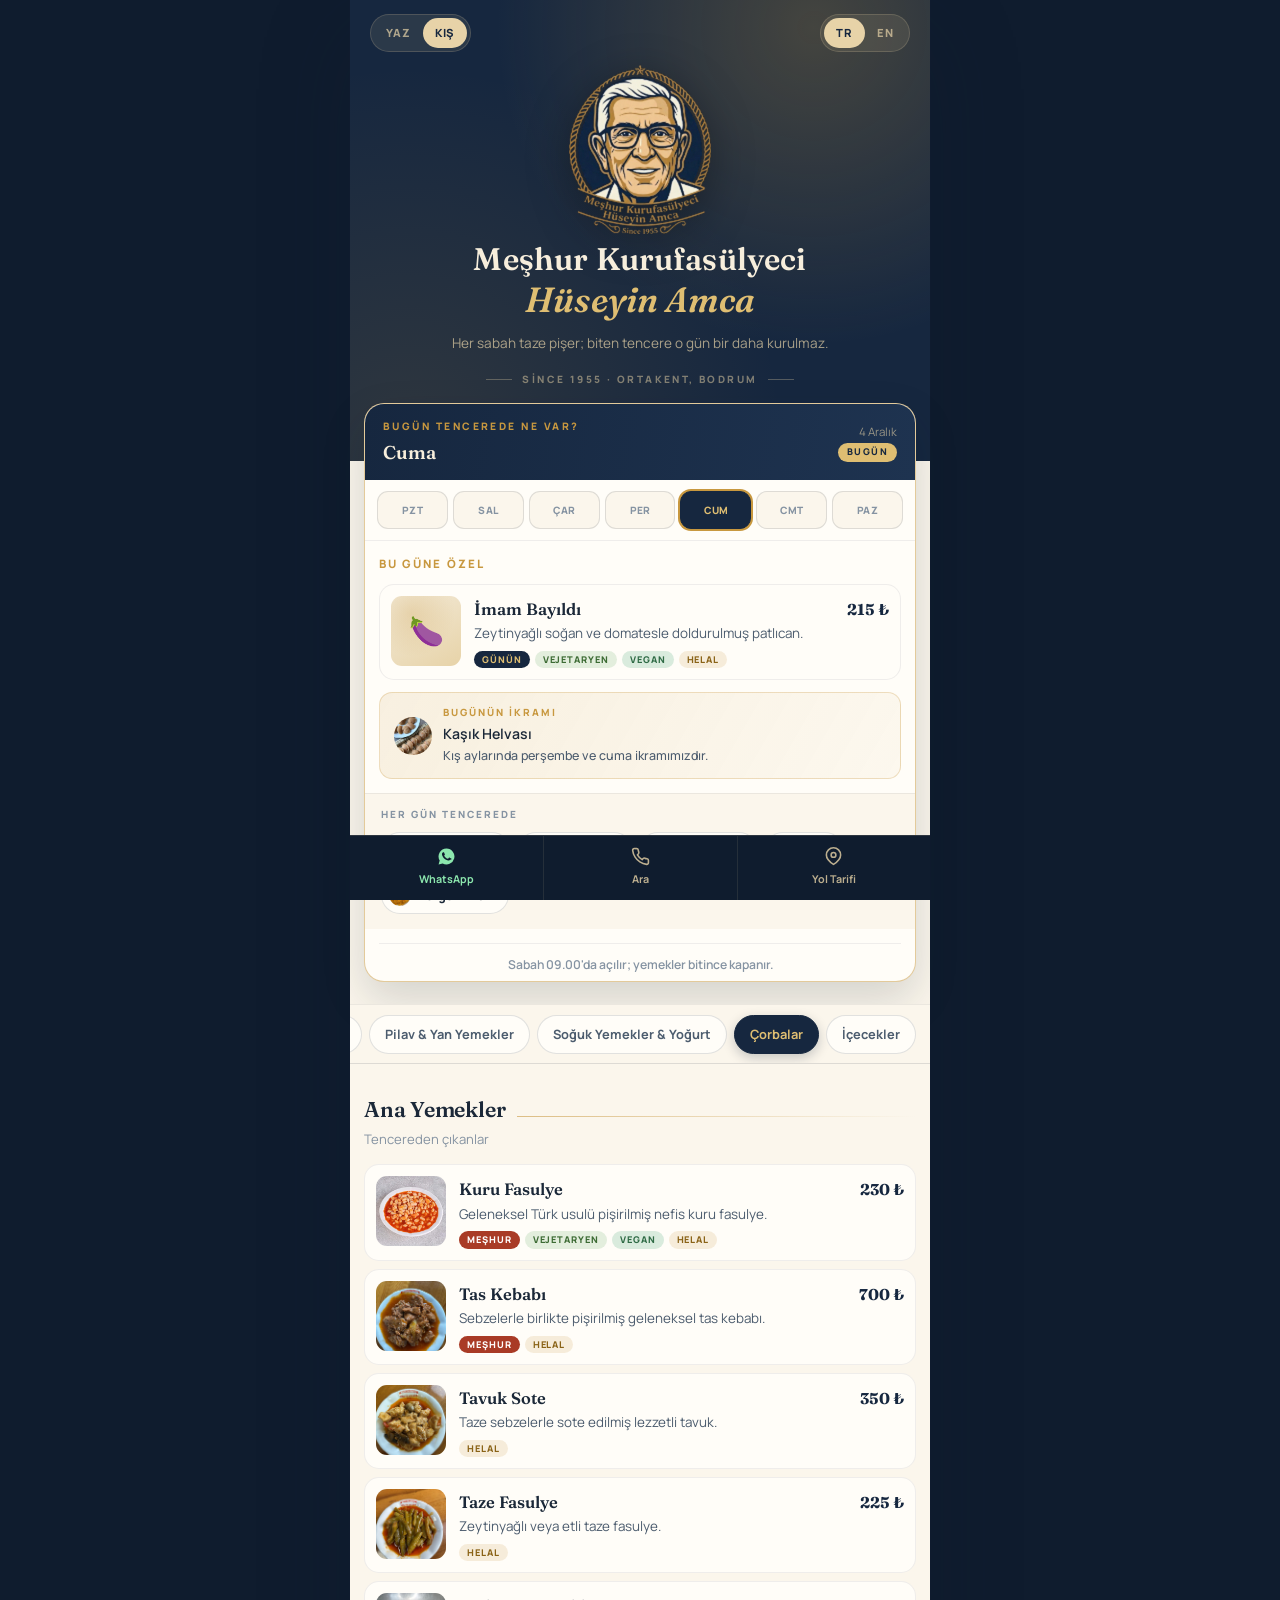
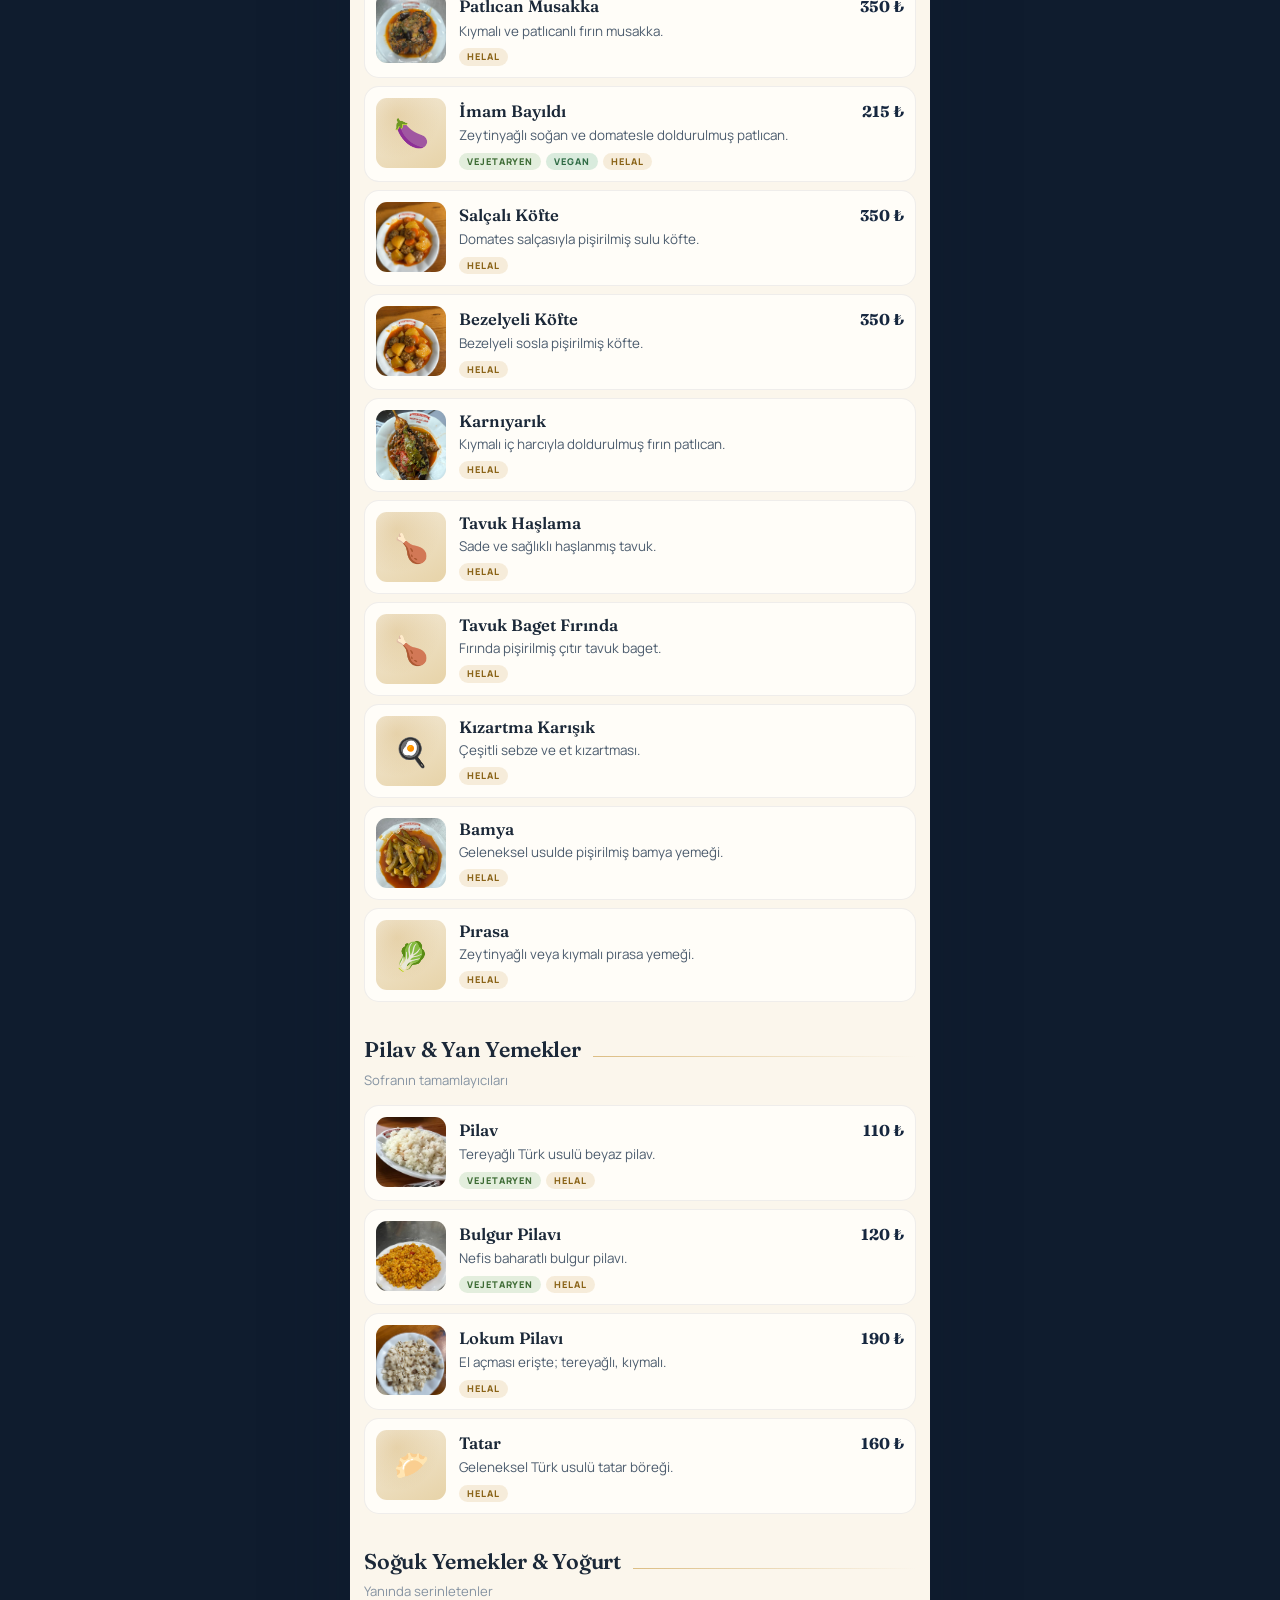
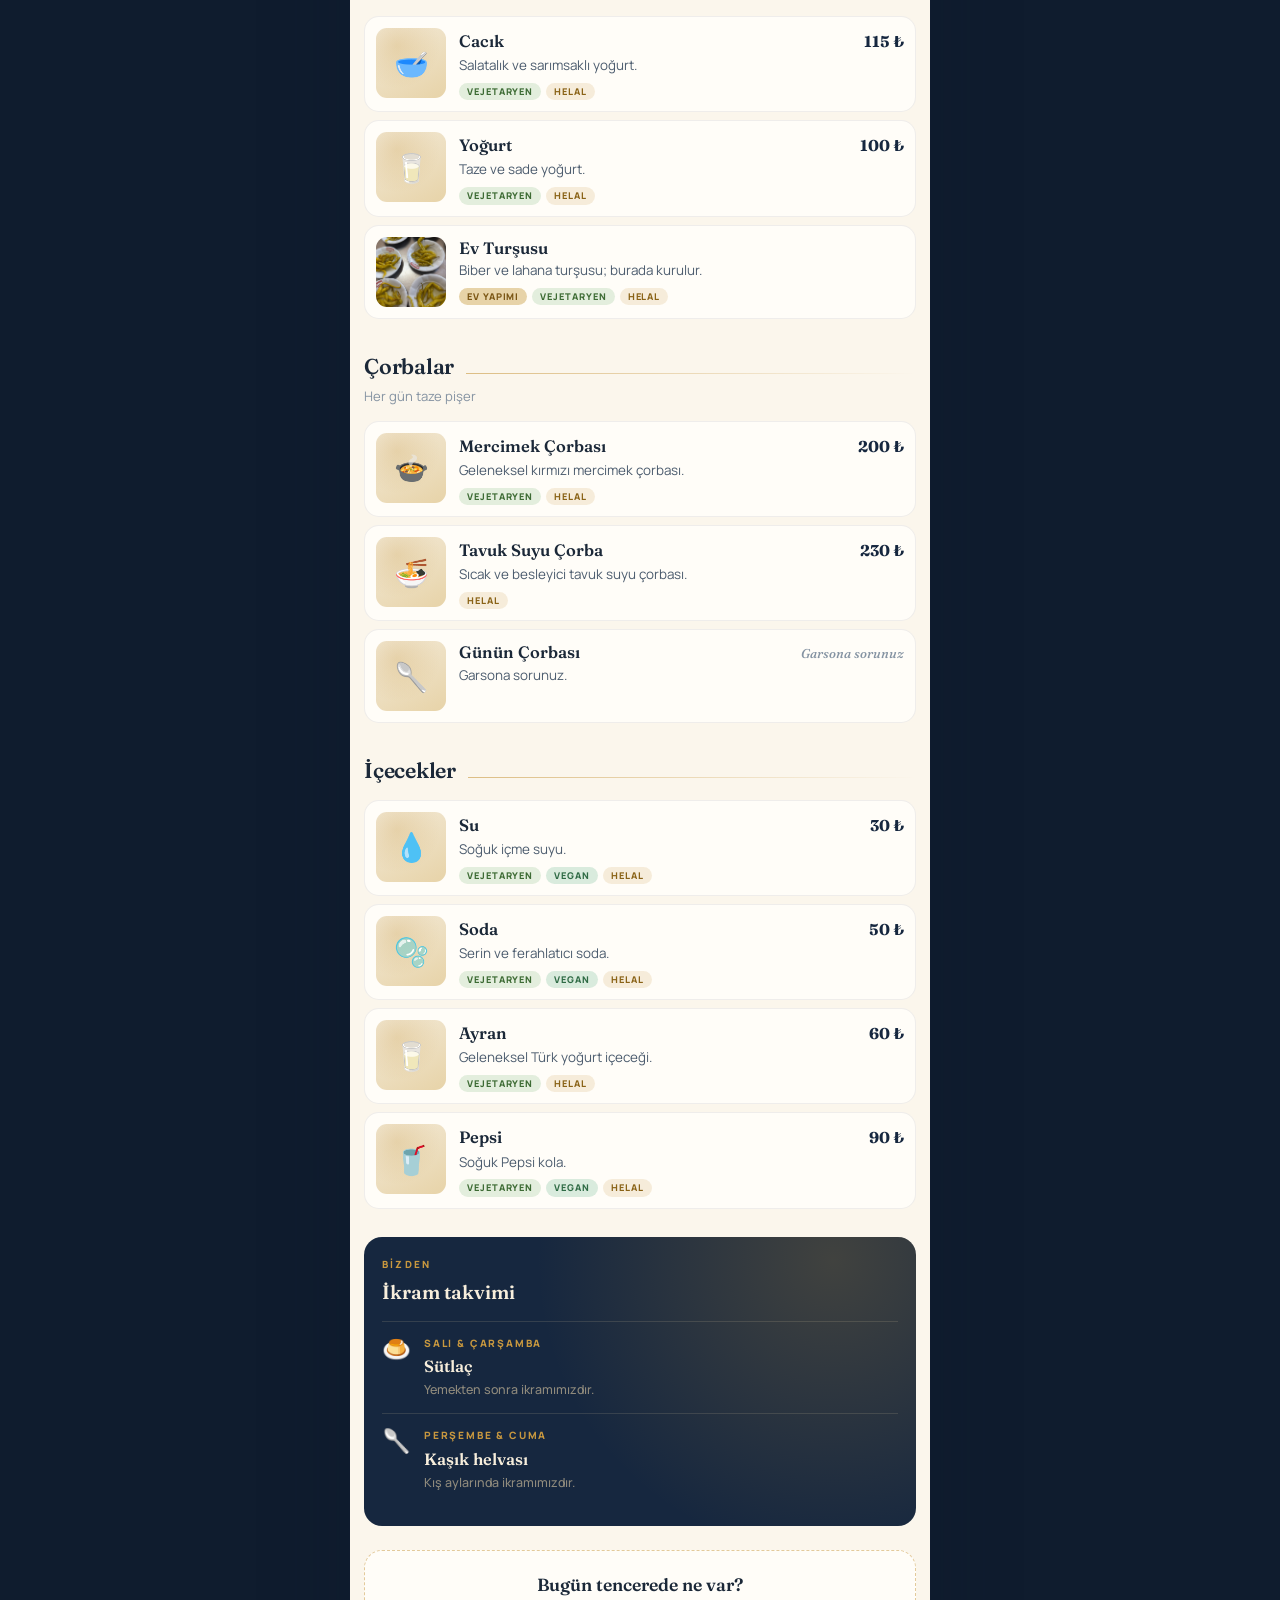
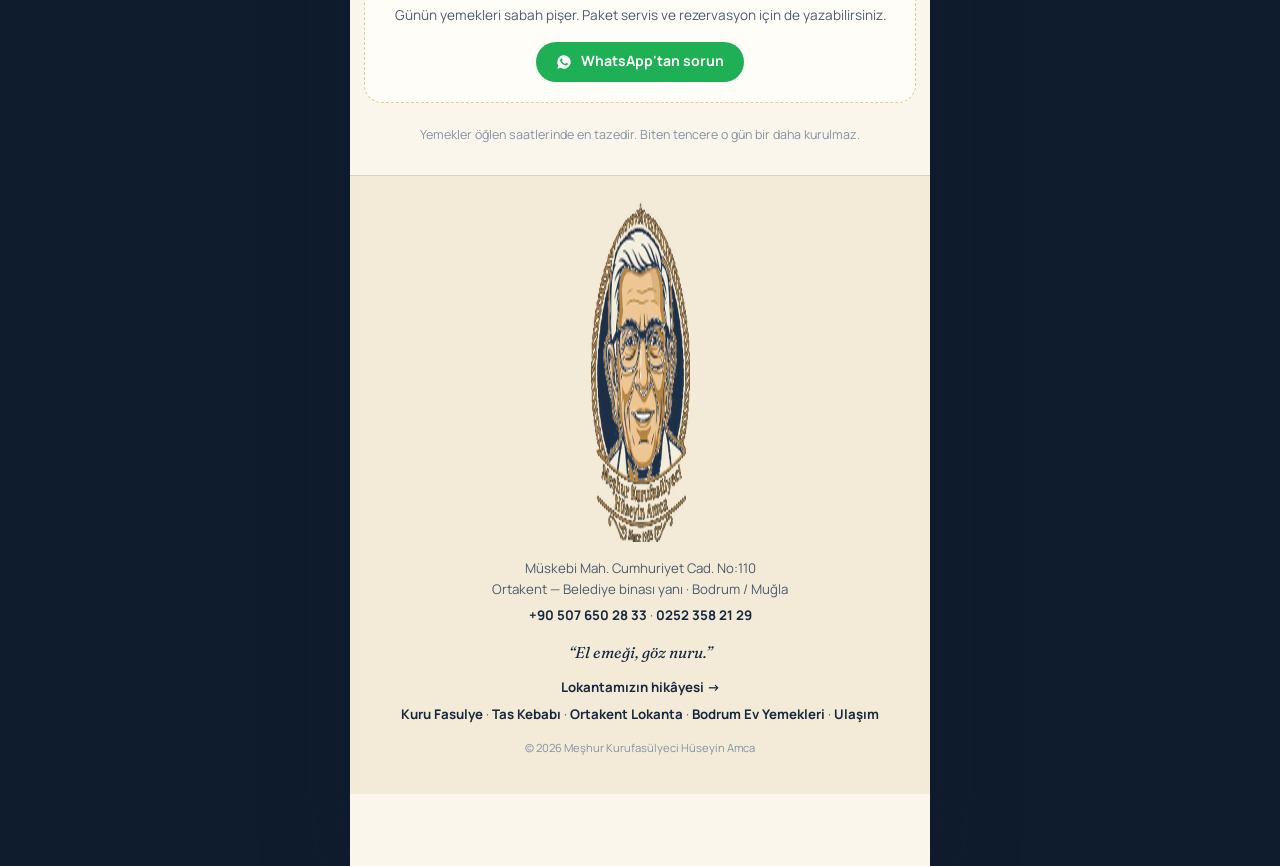
<file: menu.html>
<!DOCTYPE html>
<html lang="tr">
<head>
<meta charset="UTF-8">
<meta name="viewport" content="width=device-width, initial-scale=1.0, viewport-fit=cover">
<title>Menü — Meşhur Kurufasülyeci Hüseyin Amca</title>
<meta name="description" content="Ortakent, Bodrum. 1955'ten beri aynı tencere. Günün yemekleri, kuru fasulye, tas kebabı, pilav. Dijital menü.">
<meta name="theme-color" content="#16273F">
<meta property="og:title" content="Menü — Meşhur Kurufasülyeci Hüseyin Amca">
<meta property="og:description" content="1955'ten beri Ortakent'te. Her güne ayrı tencere.">
<meta property="og:type" content="website">
<meta property="og:image" content="https://huseyinamca.com/img/kazan-fasulye.jpg">
<link rel="canonical" href="https://huseyinamca.com/menu.html">
<link rel="icon" href="img/logo-amca.png" sizes="any">
<link rel="apple-touch-icon" href="img/logo-amca.png">
<link rel="preconnect" href="https://fonts.googleapis.com">
<link rel="preconnect" href="https://fonts.gstatic.com" crossorigin>
<link href="https://fonts.googleapis.com/css2?family=Fraunces:ital,opsz,wght@0,9..144,400;0,9..144,500;0,9..144,600;0,9..144,700;1,9..144,400;1,9..144,600&family=Manrope:wght@400;500;600;700;800&display=swap" rel="stylesheet">

<style>
:root{
  /* --- yeni logodan türetilen palet: lacivert + altın + krem --- */
  --navy:#16273F;
  --navy-deep:#0F1C2E;
  --navy-2:#1E3350;
  --gold:#C8983F;
  --gold-deep:#8A6317;
  --gold-lite:#DFBE72;
  --gold-soft:#E7D3A8;
  --cream:#FBF6EC;
  --cream-2:#F3EAD8;
  --paper:#FFFDF8;
  --ink:#1B2838;
  --ink-soft:#4C5C6E;
  --muted:#8593A2;
  --brick:#A93B26;
  --wa:#1FAF54;
  --line:rgba(27,40,56,.13);
  --line-soft:rgba(27,40,56,.07);
  --font-display:"Fraunces",Georgia,serif;
  --font-body:"Manrope",system-ui,-apple-system,sans-serif;
  --shell:580px;
  --bar-h:calc(64px + env(safe-area-inset-bottom));
}
*{margin:0;padding:0;box-sizing:border-box}
html{scroll-behavior:smooth;-webkit-text-size-adjust:100%}
body{
  font-family:var(--font-body);
  background:var(--cream-2);
  color:var(--ink);
  line-height:1.6;
  -webkit-font-smoothing:antialiased;
  overscroll-behavior-y:none;
}
::selection{background:var(--navy);color:var(--gold-soft)}
img{max-width:100%;display:block}
[hidden]{display:none!important}
a{color:inherit;text-decoration:none}
button{font:inherit;color:inherit;background:none;border:none;cursor:pointer}
:focus-visible{outline:2px solid var(--gold);outline-offset:3px;border-radius:6px}

.shell{
  max-width:var(--shell);margin:0 auto;
  background:var(--cream);min-height:100vh;position:relative;
  box-shadow:0 0 0 1px var(--line-soft),0 30px 90px rgba(15,28,46,.18);
  padding-bottom:calc(var(--bar-h) + 8px);
}
@media(min-width:620px){
  body{background:var(--navy-deep)}
}

/* ---------- kapak ---------- */
.cover{
  position:relative;background:var(--navy);color:var(--gold-soft);
  padding:14px 20px 74px;overflow:hidden;text-align:center;
}
.cover::before{
  content:"";position:absolute;inset:0;
  background:
    radial-gradient(circle at 80% 6%,rgba(200,152,63,.26),transparent 50%),
    radial-gradient(circle at 10% 96%,rgba(200,152,63,.14),transparent 55%);
  pointer-events:none;
}
.cover>*{position:relative;z-index:1}
.cover-top{display:flex;align-items:center;justify-content:space-between;gap:10px;margin-bottom:12px}
.seg{
  display:inline-flex;padding:3px;border-radius:999px;
  background:rgba(231,211,168,.1);border:1px solid rgba(231,211,168,.18);
}
.seg button{
  padding:6px 12px;border-radius:999px;
  font-size:.7rem;font-weight:800;letter-spacing:.08em;
  color:rgba(231,211,168,.7);transition:background .18s,color .18s;white-space:nowrap;
}
.seg button[aria-pressed="true"]{background:var(--gold-soft);color:var(--navy)}
/* tuval amblemin tam sınırına kırpıldı; ölçü doğrudan amblemin boyutu */
.logo-amca{display:block;width:min(142px,38vw);height:auto;margin:2px auto 6px;filter:drop-shadow(0 8px 22px rgba(0,0,0,.38))}
.cover h1{
  font-family:var(--font-display);
  font-size:clamp(1.5rem,6.2vw,1.95rem);
  font-weight:600;line-height:1.2;letter-spacing:.005em;color:#F7EEDC;
  text-wrap:balance;
}
.cover h1 em{display:block;font-style:italic;color:var(--gold-lite);font-size:1.12em;margin-top:2px}
.cover .tagline{margin-top:12px;font-size:.85rem;color:rgba(231,211,168,.7);max-width:26rem;margin-inline:auto}
.cover .est{
  margin-top:16px;display:inline-flex;align-items:center;gap:10px;
  font-size:.63rem;font-weight:800;letter-spacing:.24em;text-transform:uppercase;
  color:rgba(231,211,168,.5);
}
.cover .est::before,.cover .est::after{content:"";width:26px;height:1px;background:rgba(231,211,168,.3)}

/* ---------- BUGÜN paneli ---------- */
.today{
  margin:-58px 14px 0;position:relative;z-index:2;
  background:var(--paper);
  border:1px solid rgba(200,152,63,.5);
  border-radius:20px;
  box-shadow:0 18px 44px rgba(15,28,46,.16);
  overflow:hidden;
}
.today-head{
  background:linear-gradient(100deg,var(--navy),var(--navy-2));
  color:var(--gold-soft);padding:14px 18px 13px;
  display:flex;align-items:center;justify-content:space-between;gap:10px;
}
.today-head b{
  font-size:.64rem;font-weight:800;letter-spacing:.24em;text-transform:uppercase;color:var(--gold);
  display:block;margin-bottom:3px;
}
.today-head strong{font-family:var(--font-display);font-size:1.16rem;font-weight:600;color:#F7EEDC}
.today-head .date{font-size:.72rem;color:rgba(231,211,168,.6);text-align:right;line-height:1.35;flex-shrink:0}
.today-head .date em{
  display:block;margin-top:4px;font-style:normal;
  font-size:.58rem;font-weight:800;letter-spacing:.16em;text-transform:uppercase;
  color:var(--navy);background:var(--gold-lite);
  border-radius:999px;padding:3px 9px;
}

/* gün rayı */
.days{display:flex;gap:5px;padding:11px 12px;border-bottom:1px solid var(--line-soft)}
.day{
  flex:1 1 0;min-width:0;padding:10px 2px;border-radius:11px;
  border:1px solid var(--line);background:var(--cream);
  text-align:center;transition:background .16s,color .16s,border-color .16s,box-shadow .16s;
}
.day span{display:block;font-size:.63rem;font-weight:800;letter-spacing:.02em;color:var(--muted);text-transform:uppercase}
.day[aria-pressed="true"]{background:var(--navy);border-color:var(--navy)}
.day[aria-pressed="true"] span{color:var(--gold-lite)}
/* bugün: renkle belli olur — seçili değilken altın zemin, seçiliyken altın halka */
.day.is-today:not([aria-pressed="true"]){border-color:var(--gold);background:rgba(200,152,63,.16)}
.day.is-today:not([aria-pressed="true"]) span{color:var(--gold-deep)}
.day.is-today[aria-pressed="true"]{box-shadow:0 0 0 2px var(--gold)}

.today-body{padding:14px 14px 4px}
.today-lead{
  font-size:.72rem;font-weight:800;letter-spacing:.18em;text-transform:uppercase;
  color:var(--gold);margin-bottom:10px;
}
.today-note{
  margin-top:10px;color:var(--ink-soft);font-size:.8rem;line-height:1.5;
  padding-left:11px;border-left:2px solid rgba(200,152,63,.45);
}
.today-hours{
  margin:14px 0 2px;padding:11px 0 0;border-top:1px solid var(--line-soft);
  font-size:.76rem;font-weight:600;color:var(--muted);text-align:center;
}
.ikram-line{
  margin:12px 0 4px;padding:12px 14px;border-radius:13px;
  background:linear-gradient(120deg,rgba(200,152,63,.13),rgba(200,152,63,.05));
  border:1px solid rgba(200,152,63,.28);
  display:flex;align-items:center;gap:11px;
}
.ikram-line .ico{font-size:1.35rem;line-height:1;flex-shrink:0}
.ikram-line .ph{width:38px;height:38px;border-radius:50%;overflow:hidden;flex-shrink:0;background:var(--cream-2)}
.ikram-line .ph img{width:100%;height:100%;object-fit:cover}
.ikram-line b{display:block;font-size:.62rem;font-weight:800;letter-spacing:.2em;text-transform:uppercase;color:var(--gold);margin-bottom:2px}
.ikram-line p{font-size:.88rem;color:var(--ink);font-weight:600}
.ikram-line p small{display:block;font-weight:500;color:var(--ink-soft);font-size:.78rem;margin-top:1px}

.always{
  margin:14px -14px 0;padding:13px 16px 15px;
  background:var(--cream);border-top:1px solid var(--line-soft);
}
.always b{
  display:block;font-size:.62rem;font-weight:800;letter-spacing:.2em;text-transform:uppercase;
  color:var(--muted);margin-bottom:9px;
}
.always-row{display:flex;flex-wrap:wrap;gap:6px}
.pill{
  display:inline-flex;align-items:center;gap:7px;
  padding:7px 12px 7px 7px;border-radius:999px;
  background:var(--paper);border:1px solid var(--line);
  font-size:.8rem;font-weight:700;color:var(--ink);
}
.pill-ico{width:22px;height:22px;border-radius:50%;overflow:hidden;flex-shrink:0;display:block;background:var(--cream-2)}
.pill-ico img{width:100%;height:100%;object-fit:cover}
.pill em{font-style:normal;color:var(--gold);font-weight:800;font-size:.76rem}

/* ---------- kategori şeridi ---------- */
.tabs{
  position:sticky;top:0;z-index:40;margin-top:22px;
  /* zemin zaten opak; arkasindaki bulaniklik gorunmuyordu ama her kaydirma karesinde hesaplaniyordu */
  background:var(--cream);
  border-top:1px solid var(--line-soft);border-bottom:1px solid var(--line);
}
.tabs-scroll{display:flex;gap:7px;overflow-x:auto;padding:10px 14px;scrollbar-width:none;scroll-snap-type:x proximity}
.tabs-scroll::-webkit-scrollbar{display:none}
.tab{
  flex:0 0 auto;scroll-snap-align:center;
  padding:8px 15px;border-radius:999px;border:1px solid var(--line);
  background:var(--paper);font-size:.8rem;font-weight:700;color:var(--ink-soft);white-space:nowrap;
  transition:background .18s,color .18s,border-color .18s;
}
.tab[aria-current="true"]{background:var(--navy);border-color:var(--navy);color:var(--gold-lite);box-shadow:0 4px 12px rgba(15,28,46,.22)}

/* ---------- bölümler ---------- */
.sec{padding:28px 14px 2px;scroll-margin-top:56px}
.sec-head{display:flex;align-items:baseline;gap:12px}
.sec-head h2{font-family:var(--font-display);font-size:1.34rem;font-weight:600;letter-spacing:-.01em}
.sec-head .rule{flex:1;height:1px;background:linear-gradient(90deg,rgba(200,152,63,.6),transparent)}
.sec-sub{color:var(--muted);font-size:.82rem;margin:3px 0 14px}

.items{display:flex;flex-direction:column;gap:8px}
.item{
  display:flex;align-items:flex-start;gap:13px;width:100%;text-align:left;
  background:var(--paper);border:1px solid var(--line-soft);border-radius:15px;padding:11px;
  transition:border-color .18s,transform .12s,box-shadow .18s;
}
.item:hover{border-color:rgba(200,152,63,.5);box-shadow:0 8px 22px rgba(15,28,46,.07)}
.item:active{transform:scale(.988)}
.item-thumb{
  position:relative;flex:0 0 auto;width:70px;height:70px;border-radius:11px;overflow:hidden;
  background:linear-gradient(150deg,rgba(22,39,63,.08),rgba(200,152,63,.18));
}
.item-thumb img{width:100%;height:100%;object-fit:cover}
.item-thumb.is-art,.sheet-photo.is-art{
  display:grid;place-items:center;
  background:radial-gradient(circle at 30% 25%,rgba(200,152,63,.24),transparent 60%),linear-gradient(150deg,var(--cream-2),var(--gold-soft));
}
.item-thumb.is-art{font-size:1.75rem}
.sheet-photo.is-art{font-size:4.2rem}
.item-main{flex:1;min-width:0;padding-top:1px}
.item-title{display:flex;align-items:baseline;justify-content:space-between;gap:10px}
.item-name{font-family:var(--font-display);font-size:1.03rem;font-weight:600;line-height:1.28}
.price{
  flex:0 0 auto;font-family:var(--font-display);font-weight:700;font-size:.98rem;
  color:var(--navy);font-variant-numeric:tabular-nums;white-space:nowrap;
}
.price.is-ask{color:var(--muted);font-style:italic;font-weight:500;font-size:.8rem}
.price.is-free{color:var(--gold);font-style:italic;font-weight:600;font-size:.86rem}
.item-desc{color:var(--ink-soft);font-size:.84rem;line-height:1.48;margin-top:2px;
  display:-webkit-box;-webkit-line-clamp:2;-webkit-box-orient:vertical;overflow:hidden}
.badges{display:flex;flex-wrap:wrap;gap:5px;margin-top:7px}
.badge{
  font-size:.58rem;font-weight:800;letter-spacing:.1em;text-transform:uppercase;
  padding:4px 8px;border-radius:999px;line-height:1;background:var(--cream-2);color:var(--muted);
}
.badge.b-star{background:var(--brick);color:#fff}
.badge.b-today{background:var(--navy);color:var(--gold-lite)}
.badge.b-veg{background:#E3EEDD;color:#3D6B34}
.badge.b-vegan{background:#D9EBDD;color:#2F6B45}
.badge.b-helal{background:rgba(200,152,63,.16);color:#8A6317}
.badge.b-home{background:var(--gold-soft);color:#7A5514}

/* ---------- ikram takvimi ---------- */
.calendar{margin:26px 14px 0;background:var(--navy);border-radius:18px;padding:20px 18px;color:var(--gold-soft);position:relative;overflow:hidden}
.calendar::after{content:"";position:absolute;inset:0;background:radial-gradient(circle at 85% 8%,rgba(200,152,63,.24),transparent 55%);pointer-events:none}
.calendar>*{position:relative;z-index:1}
.calendar>b{display:block;font-size:.62rem;font-weight:800;letter-spacing:.22em;text-transform:uppercase;color:var(--gold);margin-bottom:4px}
.calendar>strong{display:block;font-family:var(--font-display);font-size:1.2rem;font-weight:600;color:#F7EEDC;margin-bottom:14px}
.cal-row{display:flex;align-items:flex-start;gap:13px;padding:13px 0;border-top:1px solid rgba(231,211,168,.14)}
.cal-row .ico{font-size:1.45rem;line-height:1.2;flex-shrink:0}
.cal-row .d{display:block;font-size:.63rem;font-weight:800;letter-spacing:.18em;text-transform:uppercase;color:var(--gold);margin-bottom:2px}
.cal-row .v{font-family:var(--font-display);font-size:1.02rem;font-weight:600;color:#F7EEDC;display:block}
.cal-row small{display:block;font-weight:500;font-size:.78rem;color:rgba(231,211,168,.58);margin-top:1px}

.ask{margin:24px 14px 0;background:var(--paper);border:1px dashed rgba(200,152,63,.5);border-radius:18px;padding:20px 18px;text-align:center}
.ask b{display:block;font-family:var(--font-display);font-size:1.1rem;font-weight:600;margin-bottom:6px}
.ask p{font-size:.85rem;color:var(--ink-soft);margin-bottom:15px}
.btn-wa{display:inline-flex;align-items:center;gap:9px;padding:12px 20px;border-radius:999px;background:var(--wa);color:#fff;font-weight:700;font-size:.88rem;line-height:1}
.btn-wa svg{width:16px;height:16px;fill:currentColor}

.note-line{margin:22px 14px 0;color:var(--muted);font-size:.78rem;text-align:center;line-height:1.6}

/* ---------- alt bilgi ---------- */
.foot{margin-top:30px;padding:26px 20px 32px;border-top:1px solid var(--line);background:var(--cream-2);text-align:center}
.foot-logo{display:block;width:min(99px,26vw);margin:0 auto 16px;opacity:.95}
.foot p{font-size:.83rem;color:var(--ink-soft);margin-bottom:5px}
.foot .quote{font-family:var(--font-display);font-style:italic;color:var(--navy);font-size:.98rem;margin:14px 0 12px}
.foot .legal{font-size:.7rem;color:var(--muted);margin-top:14px}
.foot a{color:var(--navy);font-weight:700}

/* ---------- alt aksiyon çubuğu ---------- */
.bar{
  position:fixed;left:0;right:0;bottom:0;z-index:50;max-width:var(--shell);margin:0 auto;
  display:grid;grid-template-columns:repeat(3,1fr);
  background:var(--navy-deep);
  padding-bottom:env(safe-area-inset-bottom);border-top:1px solid rgba(231,211,168,.14);
}
.bar a{display:flex;flex-direction:column;align-items:center;gap:5px;padding:11px 6px 12px;
  font-size:.67rem;font-weight:700;color:rgba(231,211,168,.8);transition:color .18s}
.bar a:hover{color:var(--gold-lite)}
.bar a svg{width:19px;height:19px}
.bar a+a{border-left:1px solid rgba(231,211,168,.1)}
.bar .is-wa{color:#8CE7AE}

/* ---------- detay ---------- */
.sheet{position:fixed;inset:0;z-index:90;display:flex;align-items:flex-end;justify-content:center;visibility:hidden}
.sheet[data-open="true"]{visibility:visible}
.sheet-veil{position:absolute;inset:0;background:rgba(15,28,46,.6);opacity:0;transition:opacity .28s ease;backdrop-filter:blur(2px);-webkit-backdrop-filter:blur(2px)}
.sheet[data-open="true"] .sheet-veil{opacity:1}
.sheet-panel{
  position:relative;width:100%;max-width:var(--shell);max-height:88vh;overflow-y:auto;
  background:var(--paper);border-radius:24px 24px 0 0;transform:translateY(101%);
  transition:transform .32s cubic-bezier(.22,1,.36,1);padding-bottom:calc(26px + env(safe-area-inset-bottom));
}
.sheet[data-open="true"] .sheet-panel{transform:translateY(0)}
.sheet-photo{position:relative;aspect-ratio:16/10;background:var(--cream-2)}
.sheet-photo img{width:100%;height:100%;object-fit:cover}
.sheet-close{position:absolute;top:14px;right:14px;z-index:2;width:38px;height:38px;border-radius:50%;
  background:rgba(15,28,46,.6);color:#F7EEDC;display:grid;place-items:center;backdrop-filter:blur(6px);-webkit-backdrop-filter:blur(6px)}
.sheet-close svg{width:17px;height:17px}
.sheet-grab{position:absolute;top:9px;left:50%;transform:translateX(-50%);z-index:2;width:42px;height:4px;border-radius:99px;background:rgba(247,238,220,.55)}
.sheet-body{padding:22px 22px 4px}
.sheet-body h3{font-family:var(--font-display);font-size:1.5rem;font-weight:600;line-height:1.2}
.sheet-price{font-family:var(--font-display);font-size:1.2rem;font-weight:700;color:var(--navy);margin-top:5px}
.sheet-body .badges{margin-top:13px}
.sheet-body p{color:var(--ink-soft);font-size:.93rem;margin-top:15px}
.sheet-hint{margin-top:18px;padding-top:15px;border-top:1px dashed var(--line);font-size:.79rem;color:var(--muted)}

@media(min-width:620px){
  .sheet{align-items:center}
  .sheet-panel{border-radius:22px;max-height:84vh;transform:translateY(24px) scale(.97);opacity:0;transition:transform .28s ease,opacity .28s ease}
  .sheet[data-open="true"] .sheet-panel{transform:none;opacity:1}
}
@media (prefers-reduced-motion:reduce){
  html{scroll-behavior:auto}
  .sheet-veil,.sheet-panel{transition:none}
}
@media(max-width:360px){
  .today{margin-left:9px;margin-right:9px}
  .days{gap:4px;padding:10px 9px}
  .day{padding:8px 1px 7px}
  .day span{font-size:.58rem;letter-spacing:0}
}
body.is-locked{overflow:hidden}
</style>
</head>
<body>

<div class="shell">

  <!-- ================= KAPAK ================= -->
  <header class="cover">
    <div class="cover-top">
      <div class="seg" role="group" aria-label="Sezon">
        <button type="button" data-season="yaz" aria-pressed="true">YAZ</button>
        <button type="button" data-season="kis" aria-pressed="false">KIŞ</button>
      </div>
      <div class="seg" role="group" aria-label="Dil / Language">
        <button type="button" data-lang="tr" aria-pressed="true">TR</button>
        <button type="button" data-lang="en" aria-pressed="false">EN</button>
      </div>
    </div>

    <img class="logo-amca" src="img/logo-amca.png" alt="Meşhur Kurufasülyeci Hüseyin Amca" width="142" height="170">
    <h1 data-i18n="title">Meşhur Kurufasülyeci<em>Hüseyin Amca</em></h1>
    <p class="tagline" data-i18n="tagline">Her sabah taze pişer; biten tencere o gün bir daha kurulmaz.</p>
    <span class="est" data-i18n="est">Since 1955 · Ortakent, Bodrum</span>
  </header>

  <!-- ================= BUGÜN ================= -->
  <section class="today" id="bugun" aria-label="Günün menüsü">
    <div class="today-head">
      <div>
        <b id="dayKicker">Bugün tencerede ne var?</b>
        <strong id="dayName">—</strong>
      </div>
      <div class="date" id="dayDate"></div>
    </div>
    <div class="days" id="dayRail" role="group" aria-label="Gün seçimi"></div>
    <div class="today-body" id="todayBody"></div>
  </section>

  <!-- ================= KATEGORİLER ================= -->
  <nav class="tabs" aria-label="Menü kategorileri">
    <div class="tabs-scroll" id="tabs"></div>
  </nav>

  <main id="menu"></main>

  <!-- ================= İKRAM TAKVİMİ ================= -->
  <section class="calendar" id="ikram" aria-label="İkram takvimi">
    <b data-i18n="calKicker">Bizden</b>
    <strong data-i18n="calTitle">İkram takvimi</strong>
    <div id="calRows"></div>
  </section>

  <div class="ask">
    <b data-i18n="askT">Bugün tencerede ne var?</b>
    <p data-i18n="askD">Günün yemekleri sabah pişer. Paket servis ve rezervasyon için de yazabilirsiniz.</p>
    <a class="btn-wa" href="https://wa.me/905076502833?text=Merhaba%2C%20bug%C3%BCn%20tencerede%20ne%20var%3F" target="_blank" rel="noopener">
      <svg viewBox="0 0 24 24" aria-hidden="true"><path d="M12 2a10 10 0 0 0-8.6 15.1L2 22l5.1-1.3A10 10 0 1 0 12 2Zm5.2 13.9c-.2.6-1.3 1.2-1.8 1.2-.5.1-1 .2-3.3-.7-2.8-1.1-4.6-4-4.7-4.2-.1-.2-1.1-1.5-1.1-2.9s.7-2 1-2.3c.2-.3.5-.3.7-.3h.5c.2 0 .4 0 .6.5s.8 1.9.8 2c.1.1.1.3 0 .5l-.3.5-.4.4c-.1.1-.3.3-.1.6.2.3.8 1.3 1.7 2.1 1.2 1.1 2.2 1.4 2.5 1.5.3.2.5.1.7-.1l1-1.2c.2-.3.4-.2.7-.1l2 1c.3.1.5.2.6.3 0 .2 0 .7-.1 1.2Z"/></svg>
      <span data-i18n="askBtn">WhatsApp'tan sorun</span>
    </a>
  </div>

  <p class="note-line" data-i18n="hint">Yemekler öğlen saatlerinde en tazedir. Biten tencere o gün bir daha kurulmaz.</p>

  <footer class="foot">
    <img class="foot-logo" src="img/logo-amca.png" alt="" loading="lazy" width="284" height="340">
    <p data-i18n="addr">Müskebi Mah. Cumhuriyet Cad. No:110<br>Ortakent — Belediye binası yanı · Bodrum / Muğla</p>
    <p><a href="tel:+905076502833">+90 507 650 28 33</a> · <a href="tel:+902523582129">0252 358 21 29</a></p>
    <p class="quote" data-i18n="quote">“El emeği, göz nuru.”</p>
    <p><a href="index.html" data-i18n="siteLink">Lokantamızın hikâyesi →</a></p>
    <p><a href="kuru-fasulye.html">Kuru Fasulye</a> · <a href="tas-kebabi.html">Tas Kebabı</a> · <a href="ortakent-lokanta.html">Ortakent Lokanta</a> · <a href="bodrum-ev-yemekleri.html">Bodrum Ev Yemekleri</a> · <a href="ulasim.html">Ulaşım</a></p>
    <p class="legal">© 2026 Meşhur Kurufasülyeci Hüseyin Amca</p>
  </footer>
</div>

<nav class="bar" aria-label="Hızlı işlemler">
  <a class="is-wa" href="https://wa.me/905076502833?text=Merhaba%2C%20bug%C3%BCn%20tencerede%20ne%20var%3F" target="_blank" rel="noopener">
    <svg viewBox="0 0 24 24" fill="currentColor" aria-hidden="true"><path d="M12 2a10 10 0 0 0-8.6 15.1L2 22l5.1-1.3A10 10 0 1 0 12 2Zm5.2 13.9c-.2.6-1.3 1.2-1.8 1.2-.5.1-1 .2-3.3-.7-2.8-1.1-4.6-4-4.7-4.2-.1-.2-1.1-1.5-1.1-2.9s.7-2 1-2.3c.2-.3.5-.3.7-.3h.5c.2 0 .4 0 .6.5s.8 1.9.8 2c.1.1.1.3 0 .5l-.3.5-.4.4c-.1.1-.3.3-.1.6.2.3.8 1.3 1.7 2.1 1.2 1.1 2.2 1.4 2.5 1.5.3.2.5.1.7-.1l1-1.2c.2-.3.4-.2.7-.1l2 1c.3.1.5.2.6.3 0 .2 0 .7-.1 1.2Z"/></svg>
    <span data-i18n="barWa">WhatsApp</span>
  </a>
  <a href="tel:+902523582129">
    <svg viewBox="0 0 24 24" fill="none" stroke="currentColor" stroke-width="2" stroke-linecap="round" stroke-linejoin="round" aria-hidden="true"><path d="M22 16.9v3a2 2 0 0 1-2.2 2 19.8 19.8 0 0 1-8.6-3.1 19.5 19.5 0 0 1-6-6A19.8 19.8 0 0 1 2.1 4.2 2 2 0 0 1 4.1 2h3a2 2 0 0 1 2 1.7c.1 1 .4 1.9.7 2.8a2 2 0 0 1-.4 2.1L8.1 9.9a16 16 0 0 0 6 6l1.3-1.3a2 2 0 0 1 2.1-.5c.9.4 1.8.6 2.8.7a2 2 0 0 1 1.7 2Z"/></svg>
    <span data-i18n="barCall">Ara</span>
  </a>
  <a href="https://share.google/qxEepytfUtP2RpNf0" target="_blank" rel="noopener">
    <svg viewBox="0 0 24 24" fill="none" stroke="currentColor" stroke-width="2" stroke-linecap="round" stroke-linejoin="round" aria-hidden="true"><path d="M21 10c0 6-9 12-9 12s-9-6-9-12a9 9 0 0 1 18 0Z"/><circle cx="12" cy="10" r="3"/></svg>
    <span data-i18n="barMap">Yol Tarifi</span>
  </a>
</nav>

<div class="sheet" id="sheet" role="dialog" aria-modal="true" aria-labelledby="sheetTitle" data-open="false">
  <div class="sheet-veil" data-close></div>
  <div class="sheet-panel">
    <div class="sheet-photo">
      <span class="sheet-grab" aria-hidden="true"></span>
      <img id="sheetImg" alt="" hidden>
      <span id="sheetArt" aria-hidden="true"></span>
      <button class="sheet-close" type="button" data-close aria-label="Kapat">
        <svg viewBox="0 0 24 24" fill="none" stroke="currentColor" stroke-width="2.4" stroke-linecap="round"><path d="M6 6l12 12M18 6 6 18"/></svg>
      </button>
    </div>
    <div class="sheet-body">
      <h3 id="sheetTitle"></h3>
      <div class="sheet-price" id="sheetPrice"></div>
      <div class="badges" id="sheetBadges"></div>
      <p id="sheetText"></p>
      <p class="sheet-hint" id="sheetHint"></p>
    </div>
  </div>
</div>

<script>
/* ============================================================
   MENÜ VERİSİ
   ------------------------------------------------------------
   Fiyat:  p:"230 ₺"   → gösterilir
           p:null      → fiyat alanı boş kalır
           p:"ask"     → "Garsona sorunuz" yazar
   Görseller başka bir alan adından servis edilecekse
   IMG_BASE'i mutlak adrese çevirin.
   ============================================================ */
const IMG_BASE = "img/";

const BADGE = {
  star :{cls:"b-star",  tr:"Meşhur",     en:"Signature"},
  today:{cls:"b-today", tr:"Günün",      en:"Today"},
  veg  :{cls:"b-veg",   tr:"Vejetaryen", en:"Vegetarian"},
  vegan:{cls:"b-vegan", tr:"Vegan",      en:"Vegan"},
  helal:{cls:"b-helal", tr:"Helal",      en:"Halal"},
  home :{cls:"b-home",  tr:"Ev Yapımı",  en:"Homemade"}
};

/* --- tek tek yemekler --- */
const ITEMS = {
  "kuru-fasulye":{
    img:"kuru-fasulye.jpg", big:"kazan-fasulye.jpg", bigSt:"object-position:50% 60%", p:"230 ₺", b:["star","veg","vegan","helal"],
    tr:{n:"Kuru Fasulye", d:"Geleneksel Türk usulü pişirilmiş nefis kuru fasulye.",
        l:"Lokantanın adını taşıyan yemek. Sabah kurulan kazanda kısık ateşte, acele ettirmeden pişer. Tarif 1955'ten beri aynı; usta tencerenin kapağını açıp onaylamadan servise çıkmaz."},
    en:{n:"Kuru Fasulye — White Bean Stew", d:"The traditional Turkish white bean stew, slow-cooked.",
        l:"The dish the restaurant is named after. Simmered gently in a pot set at dawn. The recipe has not changed since 1955, and no pot leaves the kitchen before the master has lifted the lid and approved it."}
  },
  "tas-kebabi":{
    img:"tas-kebabi.jpg", st:"object-position:50% 58%", bigSt:"object-position:50% 58%", p:"700 ₺", b:["star","helal"],
    tr:{n:"Tas Kebabı", d:"Sebzelerle birlikte pişirilmiş geleneksel tas kebabı.",
        l:"Etin uzun uzun, kendi suyunda piştiği tencere yemeği. Çatal değmeden dağılır; yanında tereyağlı pilavla istenir."},
    en:{n:"Tas Kebabı — Slow-Braised Beef", d:"Traditional braised beef cooked with vegetables.",
        l:"Beef stewed for hours in its own juices until it falls apart at the touch of a fork. Best ordered with buttered rice."}
  },
  "tavuk-sote":{
    img:"pilic.jpg", st:"object-position:50% 58%", bigSt:"object-position:50% 58%", p:"350 ₺", b:["helal"],
    tr:{n:"Tavuk Sote", d:"Taze sebzelerle sote edilmiş lezzetli tavuk.",
        l:"Ev usulü tavuk sote. Lokantanın açıldığı ilk günden beri tencerede olan yemeklerden."},
    en:{n:"Chicken Sauté", d:"Chicken sautéed with fresh vegetables.",
        l:"Home-style chicken sauté — one of the dishes that has been in the pot since the restaurant opened."}
  },
  "taze-fasulye":{
    img:"taze-fasulye.jpg", st:"object-position:50% 60%", bigSt:"object-position:50% 60%", p:"225 ₺", b:["helal"],
    tr:{n:"Taze Fasulye", d:"Zeytinyağlı veya etli taze fasulye.",
        l:"Mevsiminde, domatesli ve hafif. Zeytinyağlı ya da etli olarak pişer."},
    en:{n:"Green Beans", d:"In olive oil or cooked with beef.",
        l:"Light, with tomato, in season. Served either in olive oil or cooked with beef."}
  },
  "patlican-musakka":{
    img:"patlican.jpg", st:"object-position:50% 52%", bigSt:"object-position:50% 52%", p:"350 ₺", b:["helal"],
    tr:{n:"Patlıcan Musakka", d:"Kıymalı ve patlıcanlı fırın musakka.",
        l:"Patlıcan önce közlenir, sonra kıymayla birlikte ağır ateşte pişirilir."},
    en:{n:"Aubergine Moussaka", d:"Baked aubergine with minced beef.",
        l:"The aubergine is charred over flame first, then baked slowly with minced beef."}
  },
  "imam-bayildi":{
    img:null, icon:"🍆", p:"215 ₺", b:["veg","vegan","helal"],
    tr:{n:"İmam Bayıldı", d:"Zeytinyağlı soğan ve domatesle doldurulmuş patlıcan.",
        l:"Zeytinyağlı klasiklerin başı. Soğan ve domatesle doldurulan patlıcan, ağır ateşte kendi yağını salana kadar pişer."},
    en:{n:"İmam Bayıldı", d:"Aubergine stuffed with onion and tomato in olive oil.",
        l:"The classic of the olive-oil repertoire: aubergine stuffed with onion and tomato, cooked slowly until it gives up its own oil."}
  },
  "tavuk-haslama":{
    img:null, icon:"🍗", p:null, b:["helal"],
    tr:{n:"Tavuk Haşlama", d:"Sade ve sağlıklı haşlanmış tavuk.", l:"Sade, hafif ve doyurucu. Çorbanın da temeli buradan çıkar."},
    en:{n:"Poached Chicken", d:"Simple, light poached chicken.", l:"Plain, light and filling — the same pot that gives us our chicken broth."}
  },
  "karniyarik":{
    img:"karniyarik.jpg", p:null, b:["helal"],
    tr:{n:"Karnıyarık", d:"Kıymalı iç harcıyla doldurulmuş fırın patlıcan.", l:"Kıymalı iç harçla doldurulup fırınlanan patlıcan."},
    en:{n:"Karnıyarık", d:"Baked aubergine stuffed with minced beef.", l:"Aubergine split and filled with a minced beef stuffing, then baked."}
  },
  "salcali-kofte":{
    img:"sulu-kofte.jpg", st:"object-position:50% 62%", bigSt:"object-position:50% 62%", p:"350 ₺", b:["helal"],
    tr:{n:"Salçalı Köfte", d:"Domates salçasıyla pişirilmiş sulu köfte.",
        l:"Elde yuvarlanan köfteler, patates ve havuçla birlikte salçalı suyunda pişer."},
    en:{n:"Meatballs in Tomato Sauce", d:"Meatballs simmered in tomato sauce.",
        l:"Hand-rolled meatballs simmered with potato and carrot in a tomato broth."}
  },
  "bezelyeli-kofte":{
    img:"bezelyeli-kofte.jpg", p:"350 ₺", b:["helal"],
    tr:{n:"Bezelyeli Köfte", d:"Bezelyeli sosla pişirilmiş köfte.", l:"Salı gününün yemeği. Köfteler bezelyeli sosun içinde pişer."},
    en:{n:"Meatballs with Peas", d:"Meatballs cooked in a pea sauce.", l:"Tuesday's dish — meatballs simmered in a sauce of green peas."}
  },
  "tavuk-baget":{
    img:null, icon:"🍗", p:null, b:["helal"],
    tr:{n:"Tavuk Baget Fırında", d:"Fırında pişirilmiş çıtır tavuk baget.", l:"Fırında, dışı çıtır kalacak şekilde pişirilen tavuk baget."},
    en:{n:"Roast Chicken Drumsticks", d:"Oven-roasted, crisp on the outside.", l:"Chicken drumsticks roasted until the skin crisps."}
  },
  "kizartma-karisik":{
    img:null, icon:"🍳", p:null, b:["helal"],
    tr:{n:"Kızartma Karışık", d:"Çeşitli sebze ve et kızartması.", l:"Mevsim sebzeleri ve etin birlikte kızartıldığı karışık tabak."},
    en:{n:"Mixed Fry", d:"Assorted fried vegetables and meat.", l:"Seasonal vegetables and meat fried together on one plate."}
  },
  "bamya":{
    img:"bamya.jpg", p:null, b:["helal"],
    tr:{n:"Bamya", d:"Geleneksel usulde pişirilmiş bamya yemeği.", l:"Perşembe gününün yemeği. Geleneksel usulde, limonlu suyunda pişer."},
    en:{n:"Okra Stew", d:"Okra cooked the traditional way.", l:"Thursday's dish — okra simmered the traditional way, finished with lemon."}
  },
  "pirasa":{
    img:null, icon:"🥬", p:null, b:["helal"],
    tr:{n:"Pırasa", d:"Zeytinyağlı veya kıymalı pırasa yemeği.", l:"Kış sofrasının yemeği. Zeytinyağlı ya da kıymalı olarak pişer."},
    en:{n:"Leek Stew", d:"Leeks in olive oil or with minced beef.", l:"A winter-table dish, cooked either in olive oil or with minced beef."}
  },

  "pilav":{
    img:"pilav.jpg", p:"110 ₺", b:["veg","helal"],
    tr:{n:"Pilav", d:"Tereyağlı Türk usulü beyaz pilav.",
        l:"Kuru fasulyenin ayrılmaz eşlikçisi. Tane tane pişer, tereyağıyla çekilir."},
    en:{n:"Rice Pilaf", d:"Turkish-style white rice with butter.",
        l:"The inseparable companion of the bean stew — cooked grain by grain and finished with butter."}
  },
  "bulgur-pilavi":{
    img:"bulgur-pilavi.jpg", p:"120 ₺", b:["veg","helal"],
    tr:{n:"Bulgur Pilavı", d:"Nefis baharatlı bulgur pilavı.", l:"Pirincin yanında her gün tencerede olan ikinci pilav."},
    en:{n:"Bulgur Pilaf", d:"Bulgur pilaf with spices.", l:"The second pilaf, in the pot every day alongside the rice."}
  },
  "lokum-pilavi":{
    img:"lokum-pilavi.jpg", st:"object-position:50% 52%", bigSt:"object-position:50% 52%", p:"190 ₺", b:["helal"],
    tr:{n:"Lokum Pilavı", d:"El açması erişte; tereyağlı, kıymalı.", l:"Erişte burada, elde açılır; hamur lokum gibi küçük kareler halinde kesildiği için lokum pilavı deriz. Tereyağı ve kıymayla tencereye girer."},
    en:{n:"Lokum Pilaf", d:"Handmade noodles with butter and minced beef.", l:"The dough is rolled and cut by hand here into small squares — lokum, hence the name. It goes into the pot with butter and minced beef."}
  },
  "tatar":{
    img:null, icon:"🥟", p:"160 ₺", b:["helal"],
    tr:{n:"Tatar", d:"Geleneksel Türk usulü tatar böreği.", l:"El açması hamurla hazırlanan geleneksel tatar böreği."},
    en:{n:"Tatar Böreği", d:"Traditional Turkish tatar pastry.", l:"Traditional tatar pastry, made with hand-rolled dough."}
  },

  "cacik":{
    img:null, icon:"🥣", p:"115 ₺", b:["veg","helal"],
    tr:{n:"Cacık", d:"Salatalık ve sarımsaklı yoğurt.", l:"Sıcak günlerde sofranın dengesi. Yoğurt, salatalık ve sarımsak."},
    en:{n:"Cacık", d:"Yoghurt with cucumber and garlic.", l:"What balances the table on a hot Bodrum afternoon: yoghurt, cucumber and garlic."}
  },
  "yogurt":{
    img:null, icon:"🥛", p:"100 ₺", b:["veg","helal"],
    tr:{n:"Yoğurt", d:"Taze ve sade yoğurt.", l:"Sade, taze yoğurt. Fasulyenin yanında sevilir."},
    en:{n:"Yoghurt", d:"Fresh, plain yoghurt.", l:"Plain fresh yoghurt — a favourite alongside the beans."}
  },
  "ev-tursusu":{
    img:"biber-tursusu.jpg", big:"lahana.jpg", bigSt:"object-position:50% 58%", p:null, b:["home","veg","helal"],
    tr:{n:"Ev Turşusu", d:"Biber ve lahana turşusu; burada kurulur.",
        l:"Turşularımızı kendimiz kuruyoruz. Misafirlerimizin en çok sorduğu şeylerden biri; isteyene kavanozla veriyoruz."},
    en:{n:"House Pickles", d:"Pepper and cabbage pickles, made in-house.",
        l:"We pickle our own vegetables. It is one of the things guests ask about most — you can take a jar home with you."}
  },

  "mercimek":{
    img:null, icon:"🍲", p:"200 ₺", b:["veg","helal"],
    tr:{n:"Mercimek Çorbası", d:"Geleneksel kırmızı mercimek çorbası.", l:"Her gün taze pişen kırmızı mercimek çorbası."},
    en:{n:"Lentil Soup", d:"Traditional red lentil soup.", l:"Red lentil soup, made fresh every day."}
  },
  "tavuk-suyu":{
    img:null, icon:"🍜", p:"230 ₺", b:["helal"],
    tr:{n:"Tavuk Suyu Çorba", d:"Sıcak ve besleyici tavuk suyu çorbası.", l:"Haşlama tavuğun suyundan çıkan, sıcak ve besleyici çorba."},
    en:{n:"Chicken Broth Soup", d:"Warm, nourishing chicken broth.", l:"Made from the broth of our poached chicken — warm and nourishing."}
  },
  "gunun-corbasi":{
    img:null, icon:"🥄", p:"ask", b:[],
    tr:{n:"Günün Çorbası", d:"Garsona sorunuz.", l:"Her gün değişir. Ne piştiğini servis ekibimize sorabilirsiniz."},
    en:{n:"Soup of the Day", d:"Please ask your server.", l:"It changes daily — ask our team what is in the pot today."}
  },

  "su":{img:null, icon:"💧", p:"30 ₺", b:["veg","vegan","helal"],
    tr:{n:"Su", d:"Soğuk içme suyu.", l:"Soğuk içme suyu."},
    en:{n:"Water", d:"Chilled drinking water.", l:"Chilled drinking water."}},
  "soda":{img:null, icon:"🫧", p:"50 ₺", b:["veg","vegan","helal"],
    tr:{n:"Soda", d:"Serin ve ferahlatıcı soda.", l:"Sade soda; yemeğin yanında ferahlatır."},
    en:{n:"Sparkling Water", d:"Cool and refreshing.", l:"Plain sparkling water — refreshing alongside the meal."}},
  "ayran":{img:null, icon:"🥛", p:"60 ₺", b:["veg","helal"],
    tr:{n:"Ayran", d:"Geleneksel Türk yoğurt içeceği.", l:"Fasulyenin yanında en çok istenen içecek."},
    en:{n:"Ayran", d:"Traditional Turkish yoghurt drink.", l:"The drink most often ordered alongside the beans."}},
  "pepsi":{img:null, icon:"🥤", p:"90 ₺", b:["veg","vegan","helal"],
    tr:{n:"Pepsi", d:"Soğuk Pepsi kola.", l:"Soğuk Pepsi kola."},
    en:{n:"Pepsi", d:"Chilled Pepsi cola.", l:"Chilled Pepsi cola."}},

  /* --- ikramlar (hesaba yazılmaz) --- */
  "sutlac":{img:null, icon:"🍮", p:"free", b:[],
    tr:{n:"Sütlaç", d:"Salı ve çarşamba günleri ikramımızdır.", l:"Salı ve çarşamba günleri yemekten sonra sütlaç ikram ediyoruz. Hesaba yazılmaz."},
    en:{n:"Rice Pudding", d:"On the house on Tuesdays and Wednesdays.", l:"On Tuesdays and Wednesdays we serve rice pudding after your meal. It never appears on the bill."}},
  "karpuz":{img:null, icon:"🍉", p:"free", b:[],
    tr:{n:"Karpuz", d:"Yaz aylarında perşembe ve cuma ikramımızdır.", l:"Yaz aylarında perşembe ve cuma günleri, yemekten sonra soğuk karpuz ikram ediyoruz."},
    en:{n:"Watermelon", d:"On the house on summer Thursdays and Fridays.", l:"Through the summer we serve chilled watermelon after your meal on Thursdays and Fridays."}},
  "kasik-helva":{img:"helva.jpg", st:"object-position:50% 40%", bigSt:"object-position:50% 40%", p:"free", b:[],
    tr:{n:"Kaşık Helvası", d:"Kış aylarında perşembe ve cuma ikramımızdır.", l:"Kış aylarında perşembe ve cuma günleri, yemekten sonra kaşık helvası ikram ediyoruz."},
    en:{n:"Spoon Halva", d:"On the house on winter Thursdays and Fridays.", l:"Through the winter we serve spoon halva after your meal on Thursdays and Fridays."}}
};

/* --- her gün tencerede olanlar --- */
const ALWAYS = ["kuru-fasulye","tas-kebabi","tavuk-sote","pilav","bulgur-pilavi"];

/* --- gün gün program --- */
const DAYS = [
  {d:1, tr:"Pazartesi", en:"Monday",    s:{tr:"Pzt",en:"Mon"}, items:["taze-fasulye","lokum-pilavi"]},
  {d:2, tr:"Salı",      en:"Tuesday",   s:{tr:"Sal",en:"Tue"}, items:["bezelyeli-kofte"], ikram:"sutlac"},
  {d:3, tr:"Çarşamba",  en:"Wednesday", s:{tr:"Çar",en:"Wed"}, items:["patlican-musakka","lokum-pilavi"], ikram:"sutlac"},
  {d:4, tr:"Perşembe",  en:"Thursday",  s:{tr:"Per",en:"Thu"}, items:["bamya"], ikram:{yaz:"karpuz", kis:"kasik-helva"}},
  {d:5, tr:"Cuma",      en:"Friday",    s:{tr:"Cum",en:"Fri"}, items:["imam-bayildi"], ikram:{yaz:"karpuz", kis:"kasik-helva"}},
  {d:6, tr:"Cumartesi", en:"Saturday",  s:{tr:"Cmt",en:"Sat"}, items:[]},
  {d:0, tr:"Pazar",     en:"Sunday",    s:{tr:"Paz",en:"Sun"}, items:[]}
];

/* --- kategoriler --- */
const MENU = [
  {id:"ana", tr:{t:"Ana Yemekler", s:"Tencereden çıkanlar"}, en:{t:"Main Dishes", s:"Straight from the pot"},
   items:["kuru-fasulye","tas-kebabi","tavuk-sote","taze-fasulye","patlican-musakka","imam-bayildi","salcali-kofte","bezelyeli-kofte","karniyarik","tavuk-haslama","tavuk-baget","kizartma-karisik","bamya","pirasa"]},
  {id:"pilav", tr:{t:"Pilav & Yan Yemekler", s:"Sofranın tamamlayıcıları"}, en:{t:"Pilafs & Sides", s:"What completes the table"},
   items:["pilav","bulgur-pilavi","lokum-pilavi","tatar"]},
  {id:"soguk", tr:{t:"Soğuk Yemekler & Yoğurt", s:"Yanında serinletenler"}, en:{t:"Cold Dishes & Yoghurt", s:"To cool the table"},
   items:["cacik","yogurt","ev-tursusu"]},
  {id:"corba", tr:{t:"Çorbalar", s:"Her gün taze pişer"}, en:{t:"Soups", s:"Made fresh daily"},
   items:["mercimek","tavuk-suyu","gunun-corbasi"]},
  {id:"icecek", tr:{t:"İçecekler", s:""}, en:{t:"Drinks", s:""},
   items:["su","soda","ayran","pepsi"]}
];

/* ---------- arayüz metinleri ---------- */
const I18N = {
  tr:{
    title:"Meşhur Kurufasülyeci<em>Hüseyin Amca</em>",
    tagline:"Her sabah taze pişer; biten tencere o gün bir daha kurulmaz.",
    est:"Since 1955 · Ortakent, Bodrum",
    todayKicker:"Bugün tencerede ne var?",
    otherKicker:"O gün tencerede ne var?",
    todayTag:"Bugün",
    todaySpecials:"Bu güne özel",
    todayNone:"Bu güne özel sabit bir program yok; günün ek tencerelerini servis ekibimize sorabilir ya da WhatsApp'tan yazabilirsiniz.",
    alwaysT:"Her gün tencerede",
    ikramT:"Bugünün ikramı",
    ikramOther:"O günün ikramı",
    hours:"Sabah 09.00'da açılır; yemekler bitince kapanır.",
    calKicker:"Bizden",
    calTitle:"İkram takvimi",
    calSut:"Salı & Çarşamba", calSutV:"Sütlaç", calSutS:"Yemekten sonra ikramımızdır.",
    calYaz:"Perşembe & Cuma", calYazV:"Karpuz", calYazS:"Yaz aylarında ikramımızdır.",
    calKis:"Perşembe & Cuma", calKisV:"Kaşık helvası", calKisS:"Kış aylarında ikramımızdır.",
    askT:"Bugün tencerede ne var?",
    askD:"Günün yemekleri sabah pişer. Paket servis ve rezervasyon için de yazabilirsiniz.",
    askBtn:"WhatsApp'tan sorun",
    hint:"Yemekler öğlen saatlerinde en tazedir. Biten tencere o gün bir daha kurulmaz.",
    addr:"Müskebi Mah. Cumhuriyet Cad. No:110<br>Ortakent — Belediye binası yanı · Bodrum / Muğla",
    quote:"“El emeği, göz nuru.”",
    siteLink:"Lokantamızın hikâyesi →",
    barWa:"WhatsApp", barCall:"Ara", barMap:"Yol Tarifi",
    ask:"Garsona sorunuz", free:"İkram",
    months:["Ocak","Şubat","Mart","Nisan","Mayıs","Haziran","Temmuz","Ağustos","Eylül","Ekim","Kasım","Aralık"]
  },
  en:{
    title:"Meşhur Kurufasülyeci<em>Hüseyin Amca</em>",
    tagline:"Cooked fresh each morning — when a pot runs out, that is it for the day.",
    est:"Since 1955 · Ortakent, Bodrum",
    todayKicker:"What is in the pot today?",
    otherKicker:"What is in the pot that day?",
    todayTag:"Today",
    todaySpecials:"Today only",
    todayNone:"No fixed programme for this day; ask our team what else is in the pot, or message us on WhatsApp.",
    alwaysT:"In the pot every day",
    ikramT:"Today, on the house",
    ikramOther:"That day, on the house",
    hours:"Opens at 9 a.m.; closes when the pots are empty.",
    calKicker:"From us",
    calTitle:"What we serve on the house",
    calSut:"Tue & Wed", calSutV:"Rice pudding", calSutS:"Served after your meal.",
    calYaz:"Thu & Fri", calYazV:"Watermelon", calYazS:"Through the summer months.",
    calKis:"Thu & Fri", calKisV:"Spoon halva", calKisS:"Through the winter months.",
    askT:"What is cooking today?",
    askD:"The daily dishes are cooked each morning. Message us for takeaway or to reserve a table.",
    askBtn:"Ask on WhatsApp",
    hint:"Dishes are freshest around midday. Once a pot runs out, it is not made again that day.",
    addr:"Müskebi Mah. Cumhuriyet Cad. No:110<br>Ortakent — next to the town hall · Bodrum / Muğla",
    quote:"“Made by hand, with care.”",
    siteLink:"Our story →",
    barWa:"WhatsApp", barCall:"Call", barMap:"Directions",
    ask:"Ask your server", free:"On the house",
    months:["January","February","March","April","May","June","July","August","September","October","November","December"]
  }
};

/* ---------- durum ---------- */
const now = new Date();
let lang   = localStorage.getItem("ha-lang") === "en" ? "en" : "tr";
let season = localStorage.getItem("ha-season") || (now.getMonth() >= 4 && now.getMonth() <= 8 ? "yaz" : "kis"); /* Mayıs–Eylül */
let pickedDay = now.getDay();

const el  = (s) => document.querySelector(s);
const esc = (s) => String(s).replace(/[&<>"]/g, c => ({"&":"&amp;","<":"&lt;",">":"&gt;",'"':"&quot;"}[c]));

function priceHTML(it){
  if(!it.p) return "";
  const t = I18N[lang];
  if(it.p === "ask")  return `<span class="price is-ask">${esc(t.ask)}</span>`;
  if(it.p === "free") return `<span class="price is-free">${esc(t.free)}</span>`;
  return `<span class="price">${esc(it.p)}</span>`;
}

function badgeHTML(keys, extra){
  const all = (extra || []).concat(keys || []);
  if(!all.length) return "";
  return `<div class="badges">${all.map(k=>{
    const b = BADGE[k]; if(!b) return "";
    return `<span class="badge ${b.cls}">${esc(b[lang])}</span>`;
  }).join("")}</div>`;
}

function itemHTML(id, extraBadges){
  const it = ITEMS[id]; if(!it) return "";
  const thumb = it.img
    ? `<span class="item-thumb"><img src="${IMG_BASE}${it.img}" alt="" loading="lazy"${it.st ? ` style="${it.st}"` : ""}></span>`
    : `<span class="item-thumb is-art" aria-hidden="true">${it.icon || "🍽️"}</span>`;
  return `<button class="item" type="button" data-id="${id}">
    ${thumb}
    <span class="item-main">
      <span class="item-title"><span class="item-name">${esc(it[lang].n)}</span>${priceHTML(it)}</span>
      <span class="item-desc">${esc(it[lang].d)}</span>
      ${badgeHTML(it.b, extraBadges)}
    </span>
  </button>`;
}

/* ---------- BUGÜN paneli ---------- */
/* seçilen günün tarihi: bugünse bugün, değilse o günün bir sonraki gelişi */
function dayDateOf(d){
  const t = I18N[lang];
  const ahead = (d - now.getDay() + 7) % 7;
  const dt = new Date(now.getFullYear(), now.getMonth(), now.getDate() + ahead);
  return `${dt.getDate()} ${t.months[dt.getMonth()]}`;
}

function dayIkramId(day){
  if(!day.ikram) return null;
  return typeof day.ikram === "string" ? day.ikram : day.ikram[season];
}

function renderToday(){
  const t   = I18N[lang];
  const day = DAYS.find(x => x.d === pickedDay) || DAYS[0];

  const isToday = pickedDay === now.getDay();

  el("#dayKicker").textContent = isToday ? t.todayKicker : t.otherKicker;
  el("#dayName").textContent = day[lang];
  el("#dayDate").innerHTML = `${dayDateOf(day.d)}${isToday ? `<em>${esc(t.todayTag)}</em>` : ""}`;

  el("#dayRail").innerHTML = DAYS.map(x =>
    `<button class="day${x.d === now.getDay() ? " is-today" : ""}" type="button" data-day="${x.d}"
             aria-pressed="${x.d === pickedDay}"${x.d === now.getDay() ? ` aria-label="${esc(x[lang])} — ${esc(t.todayTag)}"` : ""}>
       <span>${esc(x.s[lang])}</span>
     </button>`).join("");

  let html = "";
  if(day.items.length){
    html += `<p class="today-lead">${esc(t.todaySpecials)}</p>
             <div class="items">${day.items.map(id => itemHTML(id, ["today"])).join("")}</div>`;
  }else{
    /* sabit programı olmayan gün: her gün pişenler boş bir kutu yerine asıl içerik olur */
    html += `<p class="today-lead">${esc(t.alwaysT)}</p>
             <div class="items">${ALWAYS.map(id => itemHTML(id)).join("")}</div>
             <p class="today-note">${esc(t.todayNone)}</p>`;
  }

  const ik = dayIkramId(day);
  if(ik){
    const it = ITEMS[ik];
    const face = it.img
      ? `<span class="ph"><img src="${IMG_BASE}${it.img}" alt=""${it.st ? ` style="${it.st}"` : ""} loading="lazy"></span>`
      : `<span class="ico" aria-hidden="true">${it.icon || "🍽️"}</span>`;
    html += `<div class="ikram-line">
      ${face}
      <div><b>${esc(isToday ? t.ikramT : t.ikramOther)}</b><p>${esc(it[lang].n)}<small>${esc(it[lang].d)}</small></p></div>
    </div>`;
  }

  /* boş günde bu dördü zaten yukarıda kart olarak duruyor — ikinci kez göstermeyelim */
  if(day.items.length){
    html += `<div class="always"><b>${esc(t.alwaysT)}</b><div class="always-row">${
      ALWAYS.map(id=>{
        const it = ITEMS[id];
        const ic = it.img
          ? `<span class="pill-ico"><img src="${IMG_BASE}${it.img}" alt=""${it.st ? ` style="${it.st}"` : ""} loading="lazy"></span>`
          : `<em aria-hidden="true">${it.icon || "•"}</em>`;
        return `<button class="pill" type="button" data-id="${id}">${ic}${esc(it[lang].n)}</button>`;
      }).join("")
    }</div></div>`;
  }

  html += `<p class="today-hours">${esc(t.hours)}</p>`;

  el("#todayBody").innerHTML = html;
}

/* ---------- tam menü ---------- */
function renderMenu(){
  el("#tabs").innerHTML = MENU.map((s,i)=>
    `<button class="tab" type="button" data-go="${s.id}" aria-current="${i===0}">${esc(s[lang].t)}</button>`
  ).join("");

  el("#menu").innerHTML = MENU.map(s=>{
    const sub = s[lang].s ? `<p class="sec-sub">${esc(s[lang].s)}</p>` : `<div style="height:12px"></div>`;
    return `<section class="sec" id="${s.id}" aria-label="${esc(s[lang].t)}">
      <div class="sec-head"><h2>${esc(s[lang].t)}</h2><span class="rule"></span></div>
      ${sub}
      <div class="items">${s.items.map(id => itemHTML(id)).join("")}</div>
    </section>`;
  }).join("");
}

/* ---------- ikram takvimi ---------- */
function renderCalendar(){
  const t = I18N[lang];
  const rows = [
    {ico:"🍮", d:t.calSut, v:t.calSutV, s:t.calSutS},
    season === "yaz"
      ? {ico:"🍉", d:t.calYaz, v:t.calYazV, s:t.calYazS}
      : {ico:"🥄", d:t.calKis, v:t.calKisV, s:t.calKisS}
  ];
  el("#calRows").innerHTML = rows.map(r=>
    `<div class="cal-row"><span class="ico" aria-hidden="true">${r.ico}</span>
      <span><span class="d">${esc(r.d)}</span><span class="v">${esc(r.v)}</span><small>${esc(r.s)}</small></span>
    </div>`).join("");
}

function render(){
  const t = I18N[lang];
  document.documentElement.lang = lang;
  document.querySelectorAll("[data-i18n]").forEach(n=>{ n.innerHTML = t[n.dataset.i18n]; });
  document.querySelectorAll("[data-lang]").forEach(b=> b.setAttribute("aria-pressed", String(b.dataset.lang === lang)));
  document.querySelectorAll("[data-season]").forEach(b=> b.setAttribute("aria-pressed", String(b.dataset.season === season)));

  renderToday();
  renderMenu();
  renderCalendar();
  bind();
  spy();
  syncActive();
}

/* ---------- detay ---------- */
const sheet = el("#sheet");
let lastFocus = null;

function openSheet(id){
  const it = ITEMS[id]; if(!it) return;
  lastFocus = document.activeElement;
  const photo = el(".sheet-photo");
  if(it.img){
    photo.classList.remove("is-art");
    el("#sheetArt").textContent = "";
    el("#sheetImg").hidden = false;
    el("#sheetImg").src = IMG_BASE + (it.big || it.img);
    el("#sheetImg").alt = it[lang].n;
    el("#sheetImg").style.cssText = it.bigSt || "";
  }else{
    photo.classList.add("is-art");
    el("#sheetImg").hidden = true;
    el("#sheetImg").removeAttribute("src");
    el("#sheetArt").textContent = it.icon || "🍽️";
  }
  el("#sheetTitle").textContent = it[lang].n;
  const t = I18N[lang];
  el("#sheetPrice").textContent = !it.p ? "" : it.p === "ask" ? t.ask : it.p === "free" ? t.free : it.p;
  el("#sheetBadges").innerHTML = badgeHTML(it.b).replace(/^<div class="badges">|<\/div>$/g,"");
  el("#sheetText").textContent = it[lang].l;
  el("#sheetHint").textContent = t.hint;
  sheet.dataset.open = "true";
  document.body.classList.add("is-locked");
  el(".sheet-close").focus();
}

function closeSheet(){
  sheet.dataset.open = "false";
  document.body.classList.remove("is-locked");
  if(lastFocus) lastFocus.focus();
}

sheet.addEventListener("click", e=>{ if(e.target.closest("[data-close]")) closeSheet(); });
document.addEventListener("keydown", e=>{ if(e.key === "Escape" && sheet.dataset.open === "true") closeSheet(); });

/* ---------- olaylar ---------- */
function bind(){
  document.querySelectorAll("[data-id]").forEach(b=>{
    b.addEventListener("click", ()=> openSheet(b.dataset.id));
  });
  document.querySelectorAll("[data-day]").forEach(b=>{
    b.addEventListener("click", ()=>{ pickedDay = +b.dataset.day; renderToday(); bind(); });
  });
  document.querySelectorAll(".tab").forEach(b=>{
    b.addEventListener("click", ()=>{
      const n = document.getElementById(b.dataset.go);
      if(n) n.scrollIntoView({behavior:"smooth", block:"start"});
    });
  });
}

/* ---------- kategori takibi ---------- */
let observer = null;
function spy(){
  if(observer) observer.disconnect();
  observer = new IntersectionObserver(entries=>{
    entries.forEach(e=>{ if(e.isIntersecting) markTab(e.target.id); });
  }, {rootMargin:"-52px 0px -70% 0px", threshold:0});
  MENU.forEach(s=>{
    const n = document.getElementById(s.id);
    if(n) observer.observe(n);
  });
}
function syncActive(){
  let active = MENU[0].id;
  MENU.forEach(s=>{
    const n = document.getElementById(s.id);
    if(n && n.getBoundingClientRect().top <= 70) active = s.id;
  });
  markTab(active, "auto");
}
function markTab(id, behavior){
  document.querySelectorAll(".tab").forEach(tab=>{
    const on = tab.dataset.go === id;
    tab.setAttribute("aria-current", String(on));
    if(on) tab.scrollIntoView({behavior:behavior || "smooth", inline:"center", block:"nearest"});
  });
}

/* ---------- dil & sezon ---------- */
function reRender(){
  const keep = document.querySelector('.tab[aria-current="true"]');
  const keepId = keep && keep.dataset.go;
  const wasScrolled = window.scrollY > 0;
  render();
  if(wasScrolled && keepId){
    const n = document.getElementById(keepId);
    if(n){ n.scrollIntoView({behavior:"auto", block:"start"}); setTimeout(syncActive, 80); }
  }
}
document.querySelectorAll("[data-lang]").forEach(b=>{
  b.addEventListener("click", ()=>{ lang = b.dataset.lang; localStorage.setItem("ha-lang", lang); reRender(); });
});
document.querySelectorAll("[data-season]").forEach(b=>{
  b.addEventListener("click", ()=>{ season = b.dataset.season; localStorage.setItem("ha-season", season); reRender(); });
});

render();
</script>
</body>
</html>
</file>
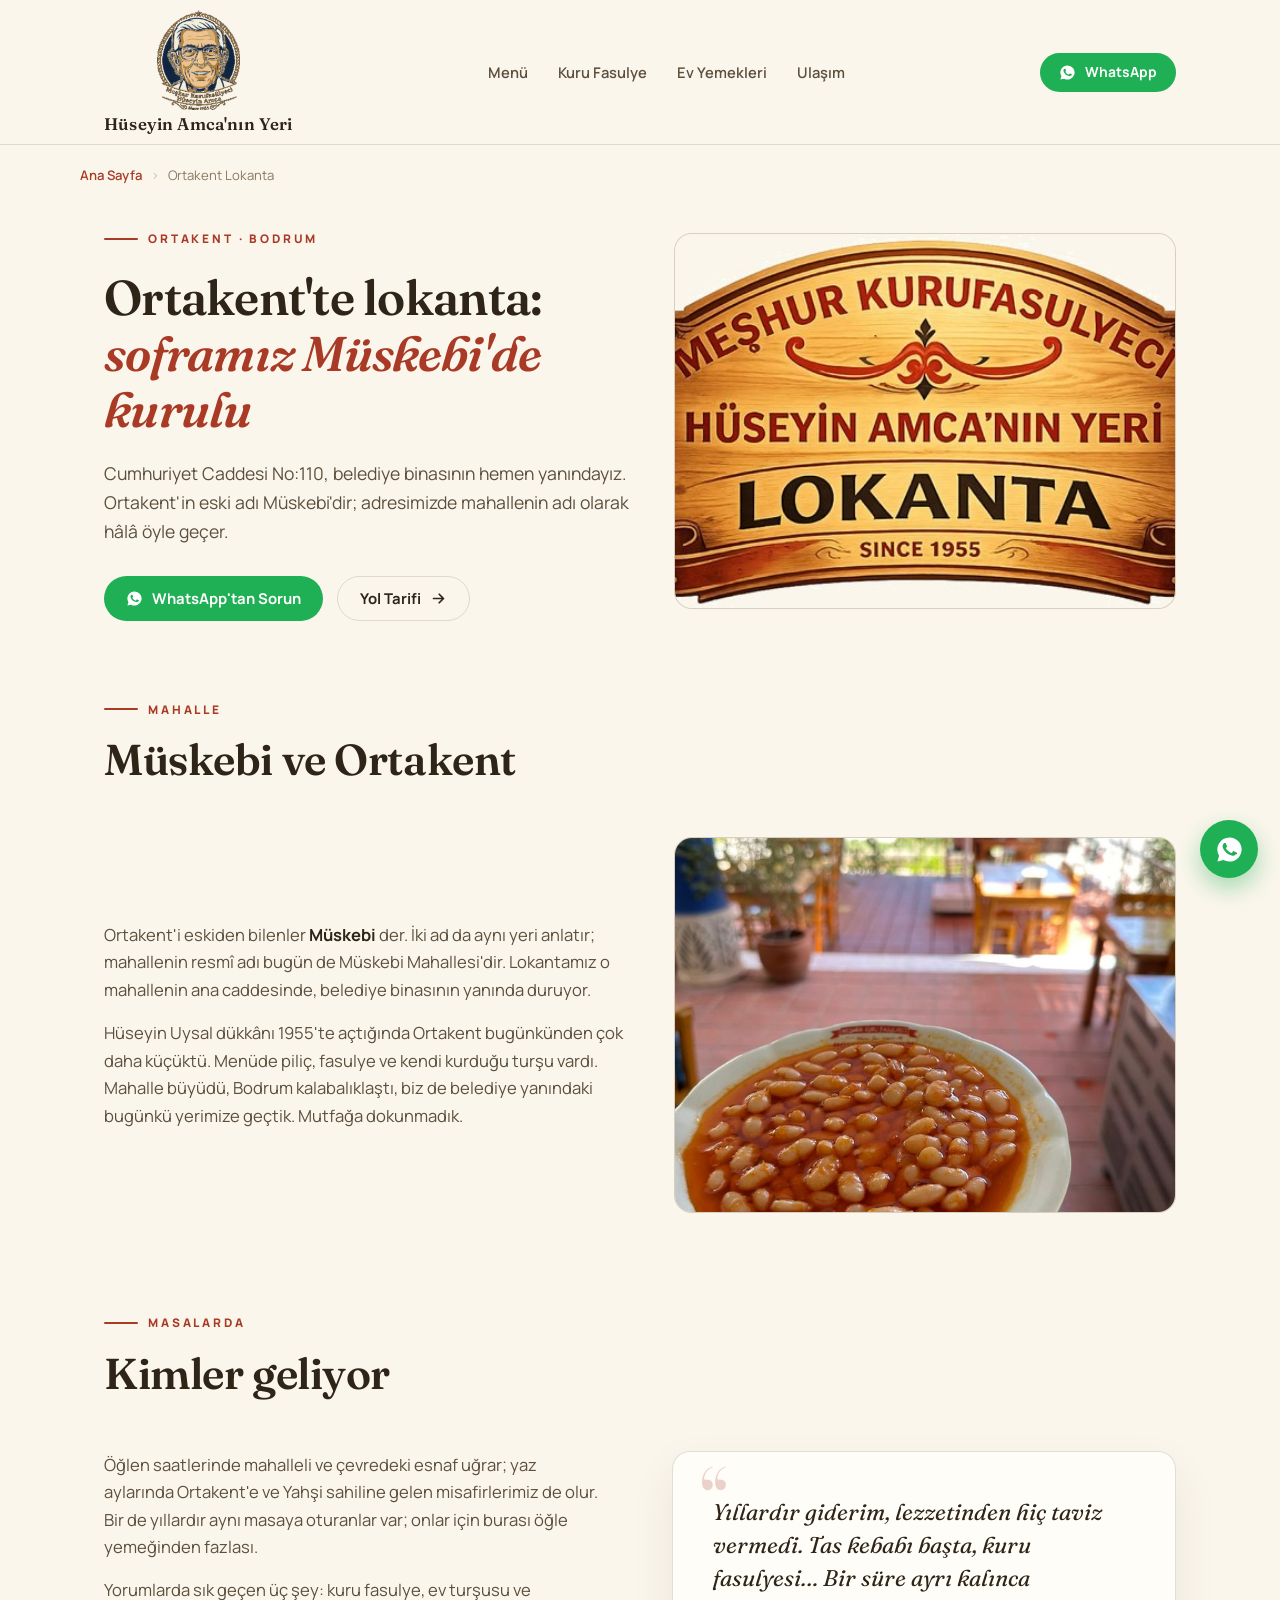
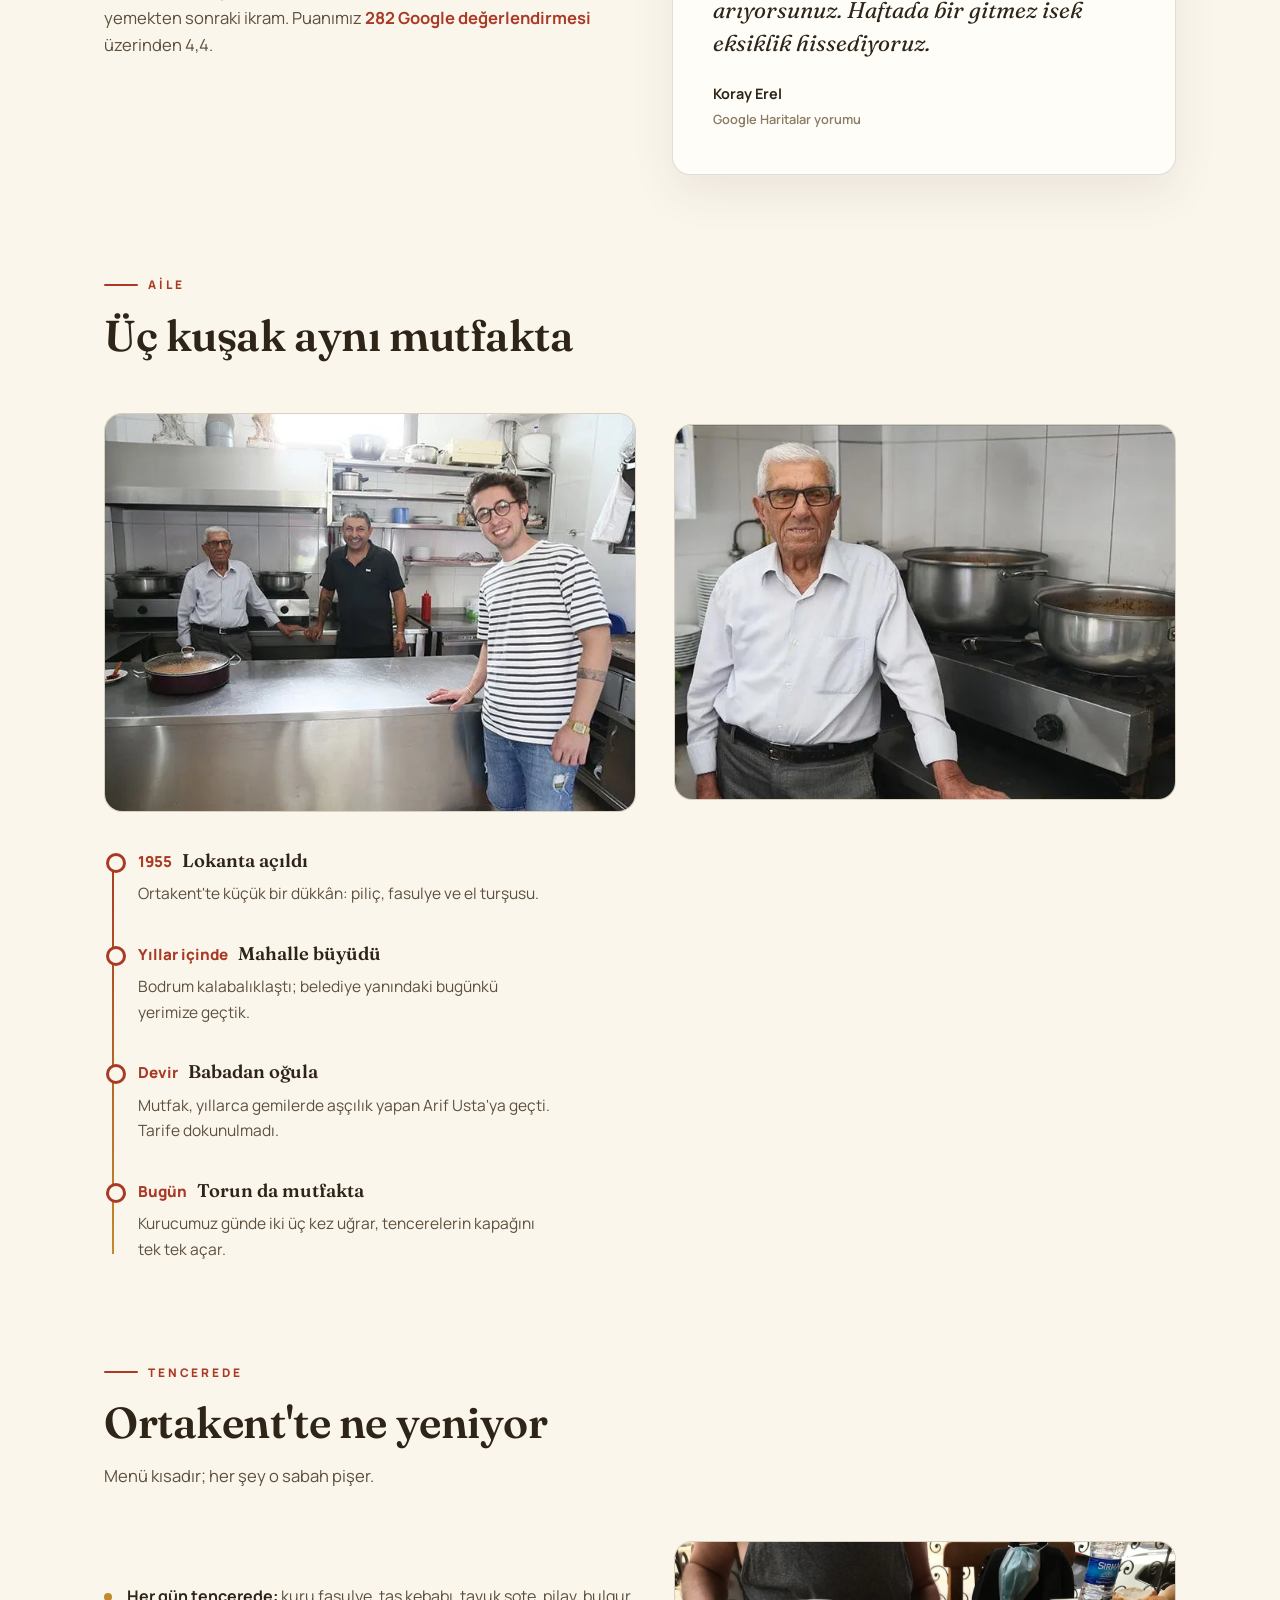
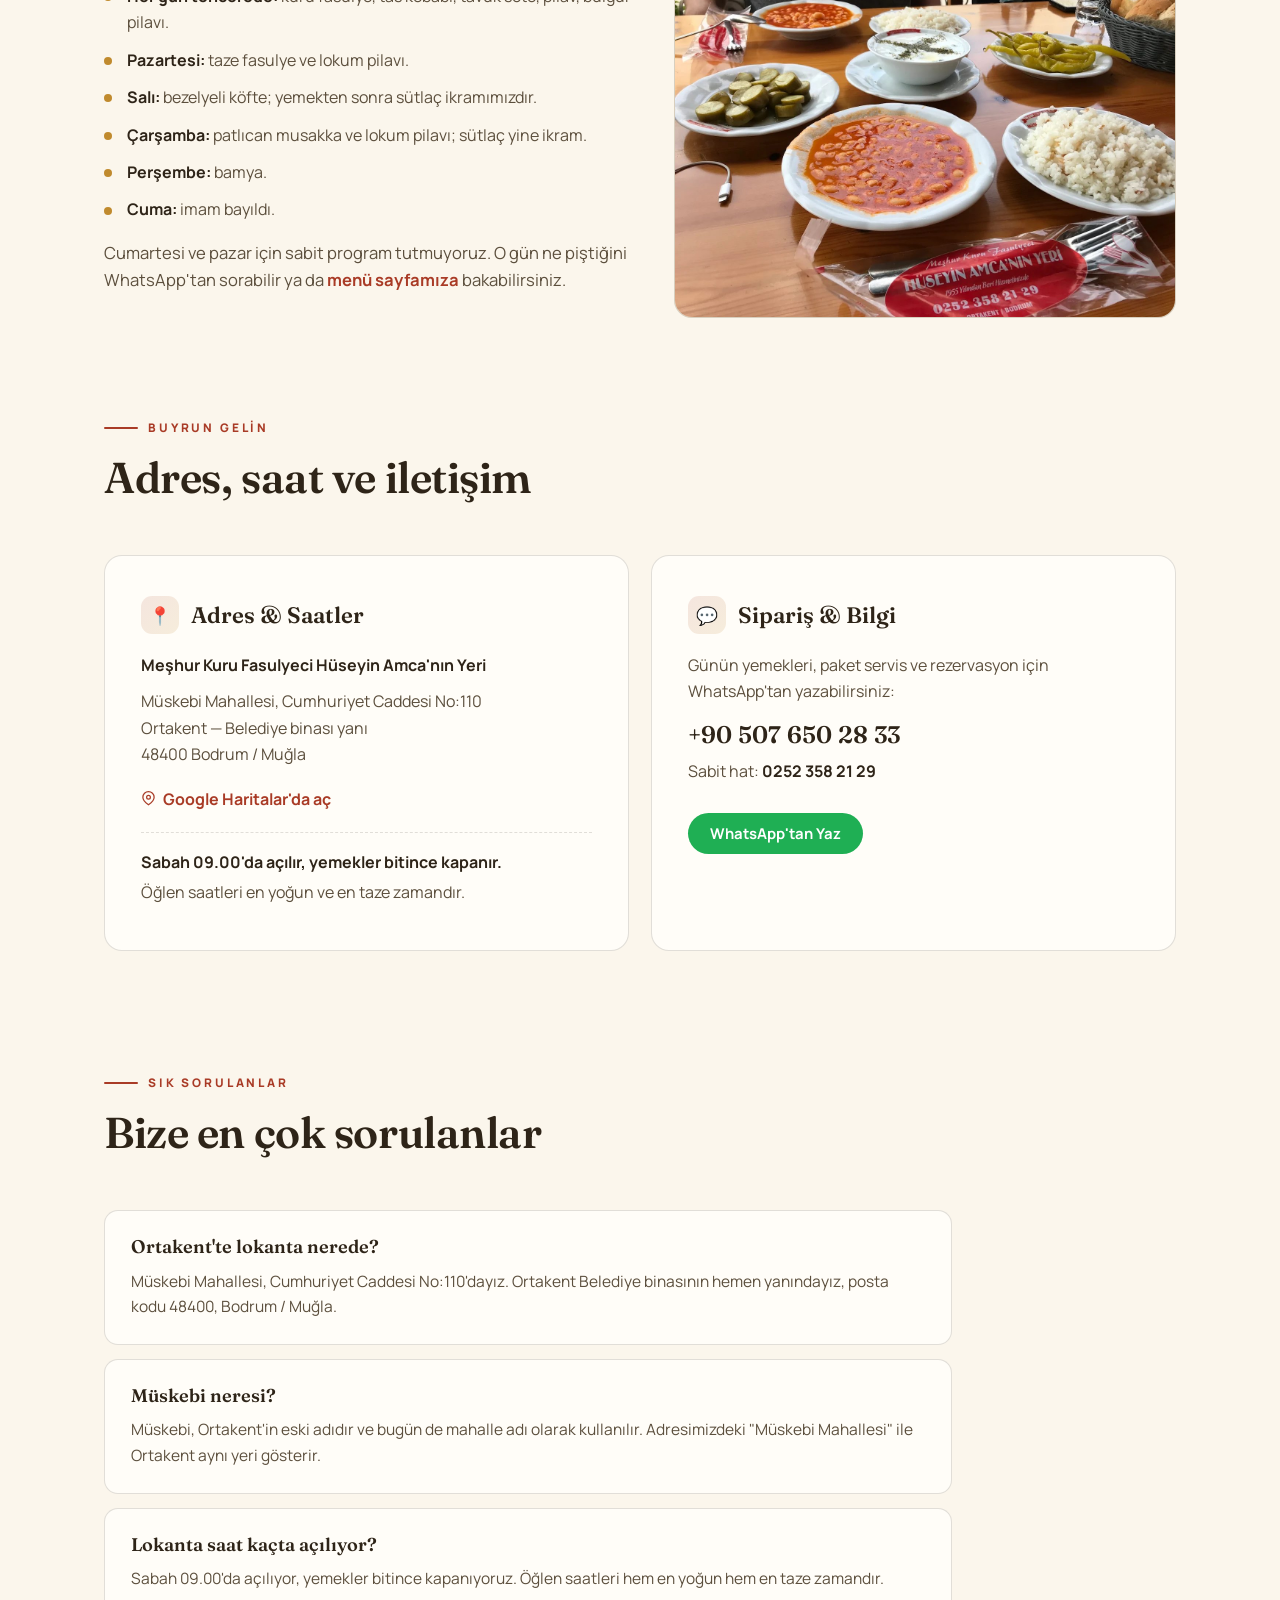
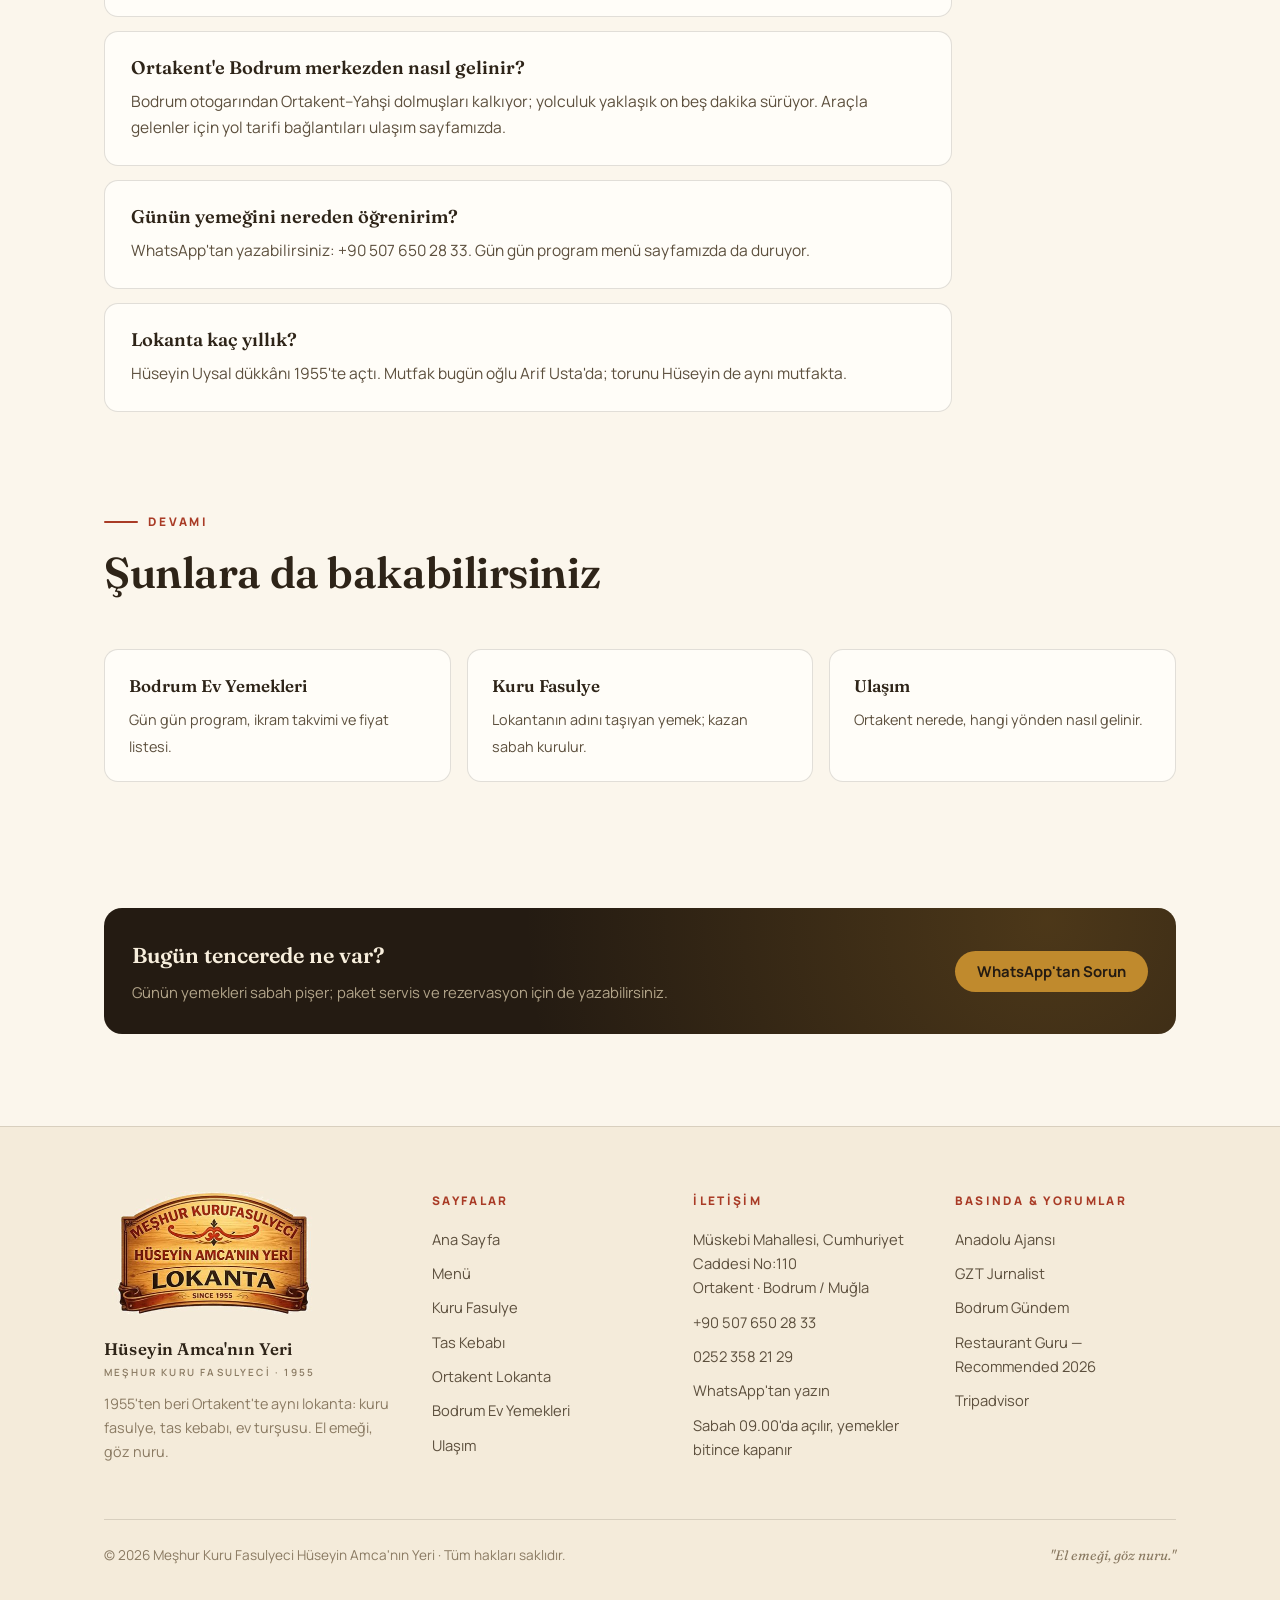
<file: ortakent-lokanta.html>
<!DOCTYPE html>
<html lang="tr">
<head>
<meta charset="UTF-8">
<meta name="viewport" content="width=device-width, initial-scale=1.0">
<title>Ortakent Lokanta — Müskebi'de Ev Yemekleri | 1955</title>
<meta name="description" content="Ortakent'te, Müskebi Mahallesi'nde, belediye binasının yanındaki lokanta. 1955'ten beri aynı aile, aynı mutfak: kuru fasulye, tas kebabı, ev turşusu.">
<link rel="canonical" href="https://huseyinamca.com/ortakent-lokanta.html">
<meta property="og:title" content="Ortakent Lokanta — Müskebi'de Ev Yemekleri | 1955">
<meta property="og:description" content="Ortakent'te, Müskebi Mahallesi'nde, belediye binasının yanındaki lokanta. 1955'ten beri aynı aile, aynı mutfak: kuru fasulye, tas kebabı, ev turşusu.">
<meta property="og:type" content="article">
<meta property="og:url" content="https://huseyinamca.com/ortakent-lokanta.html">
<meta property="og:locale" content="tr_TR">
<meta property="og:site_name" content="Meşhur Kuru Fasulyeci Hüseyin Amca'nın Yeri">
<meta property="og:image" content="https://huseyinamca.com/img/sofra.jpg">
<meta name="twitter:card" content="summary_large_image">
<meta name="twitter:title" content="Ortakent Lokanta — Müskebi'de Ev Yemekleri | 1955">
<meta name="twitter:description" content="Ortakent'te, Müskebi Mahallesi'nde, belediye binasının yanındaki lokanta. 1955'ten beri aynı aile, aynı mutfak: kuru fasulye, tas kebabı, ev turşusu.">
<meta name="twitter:image" content="https://huseyinamca.com/img/sofra.jpg">
<link rel="icon" href="img/logo-amca.png" sizes="any">
<link rel="apple-touch-icon" href="img/logo-amca.png">
<link rel="preconnect" href="https://fonts.googleapis.com">
<link rel="preconnect" href="https://fonts.gstatic.com" crossorigin>
<link href="https://fonts.googleapis.com/css2?family=Fraunces:opsz,wght@9..144,400;9..144,500;9..144,600;9..144,700&family=Manrope:wght@400;500;600;700;800&display=swap" rel="stylesheet">
<link rel="stylesheet" href="/style.css">
<script type="application/ld+json">
{
  "@context": "https://schema.org",
  "@type": "BreadcrumbList",
  "itemListElement": [
    {
      "@type": "ListItem",
      "position": 1,
      "name": "Ana Sayfa",
      "item": "https://huseyinamca.com/"
    },
    {
      "@type": "ListItem",
      "position": 2,
      "name": "Ortakent Lokanta",
      "item": "https://huseyinamca.com/ortakent-lokanta.html"
    }
  ]
}
</script>
<script type="application/ld+json">
{
  "@context": "https://schema.org",
  "@type": "WebPage",
  "@id": "https://huseyinamca.com/ortakent-lokanta.html",
  "url": "https://huseyinamca.com/ortakent-lokanta.html",
  "name": "Ortakent Lokanta — Müskebi'de Ev Yemekleri | 1955",
  "description": "Ortakent'te, Müskebi Mahallesi'nde, belediye binasının yanındaki lokanta. 1955'ten beri aynı aile, aynı mutfak: kuru fasulye, tas kebabı, ev turşusu.",
  "inLanguage": "tr-TR",
  "isPartOf": {
    "@type": "WebSite",
    "@id": "https://huseyinamca.com/#site",
    "url": "https://huseyinamca.com/",
    "name": "Meşhur Kuru Fasulyeci Hüseyin Amca'nın Yeri"
  },
  "about": {
    "@type": "Restaurant",
    "@id": "https://huseyinamca.com/#lokanta",
    "name": "Meşhur Kuru Fasulyeci Hüseyin Amca'nın Yeri",
    "url": "https://huseyinamca.com/",
    "servesCuisine": "Türk Mutfağı",
    "foundingDate": "1955",
    "founder": {
      "@type": "Person",
      "name": "Hüseyin Uysal"
    },
    "telephone": "+902523582129",
    "address": {
      "@type": "PostalAddress",
      "streetAddress": "Müskebi Mah. Cumhuriyet Cd. No:110",
      "addressLocality": "Ortakent, Bodrum",
      "addressRegion": "Muğla",
      "postalCode": "48400",
      "addressCountry": "TR"
    },
    "geo": {
      "@type": "GeoCoordinates",
      "latitude": 37.048951,
      "longitude": 27.345167
    },
    "hasMenu": "https://huseyinamca.com/menu.html",
    "sameAs": [
      "https://www.tripadvisor.com.tr/Restaurant_Review-g298662-d9999202-Reviews-Meshur_Kurufasulyeci_HuseyIn_Amca-Ortakent_Bodrum_District_Mugla_Province_Turkish.html",
      "https://restaurantguru.com/Meshur-Kurufasulyeci-HuseyIn-Amca-Ortakentyahsi-Belediyesi"
    ]
  },
  "primaryImageOfPage": {
    "@type": "ImageObject",
    "contentUrl": "https://huseyinamca.com/img/logo.jpg"
  }
}
</script>
<script type="application/ld+json">
{
  "@context": "https://schema.org",
  "@type": "FAQPage",
  "mainEntity": [
    {
      "@type": "Question",
      "name": "Ortakent'te lokanta nerede?",
      "acceptedAnswer": {
        "@type": "Answer",
        "text": "Müskebi Mahallesi, Cumhuriyet Caddesi No:110'dayız. Ortakent Belediye binasının hemen yanındayız, posta kodu 48400, Bodrum / Muğla."
      }
    },
    {
      "@type": "Question",
      "name": "Müskebi neresi?",
      "acceptedAnswer": {
        "@type": "Answer",
        "text": "Müskebi, Ortakent'in eski adıdır ve bugün de mahalle adı olarak kullanılır. Adresimizdeki \"Müskebi Mahallesi\" ile Ortakent aynı yeri gösterir."
      }
    },
    {
      "@type": "Question",
      "name": "Lokanta saat kaçta açılıyor?",
      "acceptedAnswer": {
        "@type": "Answer",
        "text": "Sabah 09.00'da açılıyor, yemekler bitince kapanıyoruz. Öğlen saatleri hem en yoğun hem en taze zamandır."
      }
    },
    {
      "@type": "Question",
      "name": "Ortakent'e Bodrum merkezden nasıl gelinir?",
      "acceptedAnswer": {
        "@type": "Answer",
        "text": "Bodrum otogarından Ortakent–Yahşi dolmuşları kalkıyor; yolculuk yaklaşık on beş dakika sürüyor. Araçla gelenler için yol tarifi bağlantıları ulaşım sayfamızda."
      }
    },
    {
      "@type": "Question",
      "name": "Günün yemeğini nereden öğrenirim?",
      "acceptedAnswer": {
        "@type": "Answer",
        "text": "WhatsApp'tan yazabilirsiniz: +90 507 650 28 33. Gün gün program menü sayfamızda da duruyor."
      }
    },
    {
      "@type": "Question",
      "name": "Lokanta kaç yıllık?",
      "acceptedAnswer": {
        "@type": "Answer",
        "text": "Hüseyin Uysal dükkânı 1955'te açtı. Mutfak bugün oğlu Arif Usta'da; torunu Hüseyin de aynı mutfakta."
      }
    }
  ]
}
</script>
<style>
/* ---------- yalnız bu sayfa grubunda kullanılan ekler ---------- */
.krumb{font-size:.82rem;color:var(--muted);padding:20px 0 0}
.krumb a{color:var(--brick);font-weight:600}
.krumb a:hover{text-decoration:underline}
.krumb i{font-style:normal;margin:0 9px;opacity:.45}
.sayfa-hero{padding:34px 0 70px}
.sayfa-hero h1{font-family:var(--font-display);font-size:clamp(2.05rem,4.3vw,3.05rem);font-weight:600;line-height:1.14;letter-spacing:-.015em;margin-bottom:22px}
.sayfa-hero h1 em{font-style:italic;color:var(--brick)}
.sayfa-hero p.lead{font-size:1.1rem;color:var(--ink-soft);max-width:38rem;margin-bottom:30px}
.sayfa-hero .hero-ctas{margin-bottom:0}
.iki{display:grid;grid-template-columns:1.06fr 1fr;gap:38px;align-items:center}
.iki .gorsel{border-radius:var(--radius);overflow:hidden;border:1px solid var(--line);aspect-ratio:4/3;background:var(--bg-soft)}
.iki .gorsel img{width:100%;height:100%;object-fit:cover;display:block}
.liste{list-style:none;display:grid;gap:11px;max-width:44rem;margin-top:18px}
.liste li{padding-left:23px;position:relative;color:var(--ink-soft)}
.liste li::before{content:"";position:absolute;left:0;top:.63em;width:8px;height:8px;border-radius:50%;background:var(--gold)}
.liste li b{color:var(--ink);font-weight:700}
.fiyat{display:grid;max-width:41rem;margin-top:20px;border:1px solid var(--line);border-radius:14px;overflow:hidden;background:var(--paper)}
.fiyat div{display:flex;justify-content:space-between;align-items:baseline;gap:18px;padding:13px 20px;border-bottom:1px solid var(--line);font-size:.96rem}
.fiyat div:last-child{border-bottom:none}
.fiyat b{font-weight:600;color:var(--ink)}
.fiyat span{color:var(--brick);font-weight:700;white-space:nowrap}
.sss{display:grid;gap:14px;max-width:53rem}
.sss-item{background:var(--paper);border:1px solid var(--line);border-radius:14px;padding:24px 26px}
.sss-item dt{font-family:var(--font-display);font-size:1.14rem;font-weight:600;margin-bottom:9px;line-height:1.35}
.sss-item dd{color:var(--ink-soft);font-size:.97rem;margin:0}
.gec{display:grid;grid-template-columns:repeat(3,1fr);gap:16px;margin-top:22px}
.gec a{display:block;background:var(--paper);border:1px solid var(--line);border-radius:14px;padding:22px 24px}
.gec a:hover{border-color:rgba(169,59,38,.4)}
.gec b{display:block;font-family:var(--font-display);font-size:1.06rem;font-weight:600;margin-bottom:6px}
.gec span{font-size:.9rem;color:var(--ink-soft)}
.kanit{display:grid;grid-template-columns:repeat(3,1fr);gap:16px;margin-top:24px}
.kanit div{background:var(--paper);border:1px solid var(--line);border-radius:14px;padding:22px 24px}
.kanit b{display:block;font-family:var(--font-display);font-size:1.5rem;font-weight:600;color:var(--brick);margin-bottom:4px}
.kanit span{font-size:.9rem;color:var(--ink-soft)}
.metin{max-width:44rem}
.metin p{color:var(--ink-soft);font-size:1.04rem;margin-bottom:16px}
.metin p:last-child{margin-bottom:0}
.metin p b{color:var(--ink)}
.yon{display:grid;grid-template-columns:repeat(2,1fr);gap:14px;margin-top:20px}
.yon a{display:flex;align-items:center;justify-content:space-between;gap:14px;background:var(--paper);border:1px solid var(--line);border-radius:14px;padding:18px 22px;font-weight:600;color:var(--ink)}
.yon a:hover{border-color:var(--brick);color:var(--brick)}
.yon a svg{width:16px;height:16px;flex-shrink:0}
@media(max-width:920px){
  .iki,.gec,.kanit,.yon{grid-template-columns:1fr}
  .sayfa-hero{padding:26px 0 52px}
}
</style>
</head>
<body>

<header>
  <div class="wrap nav">
    <button class="burger" type="button" aria-label="Menüyü aç" aria-expanded="false" aria-controls="mobilMenu">
      <span></span><span></span><span></span>
    </button>
    <a class="brand" href="index.html" aria-label="Hüseyin Amca'nın Yeri — ana sayfa">
      <span class="brand-mark"><img src="img/logo-amca.png" alt="" width="284" height="340"></span>
      <span>Hüseyin Amca'nın Yeri<small>Meşhur Kuru Fasulyeci · 1955</small></span>
    </a>
    <nav class="nav-links" aria-label="Sayfalar">
      <a href="menu.html">Menü</a>
      <a href="kuru-fasulye.html">Kuru Fasulye</a>
      <a href="bodrum-ev-yemekleri.html">Ev Yemekleri</a>
      <a href="ulasim.html">Ulaşım</a>
    </nav>
    <a class="btn btn-wa" href="https://wa.me/905076502833?text=Merhaba%2C%20H%C3%BCseyin%20Amca%27n%C4%B1n%20Yeri%20i%C3%A7in%20bilgi%20almak%20istiyorum." target="_blank" rel="noopener">
      <svg viewBox="0 0 24 24" fill="currentColor"><path d="M12 2a10 10 0 0 0-8.6 15.1L2 22l5.1-1.3A10 10 0 1 0 12 2Zm5.2 13.9c-.2.6-1.3 1.2-1.8 1.2-.5.1-1 .2-3.3-.7-2.8-1.1-4.6-4-4.7-4.2-.1-.2-1.1-1.5-1.1-2.9s.7-2 1-2.3c.2-.3.5-.3.7-.3h.5c.2 0 .4 0 .6.5s.8 1.9.8 2c.1.1.1.3 0 .5l-.3.5-.4.4c-.1.1-.3.3-.1.6.2.3.8 1.3 1.7 2.1 1.2 1.1 2.2 1.4 2.5 1.5.3.2.5.1.7-.1l1-1.2c.2-.3.4-.2.7-.1l2 1c.3.1.5.2.6.3 0 .2 0 .7-.1 1.2Z"/></svg>
      WhatsApp
    </a>
  </div>
</header>

<div class="drawer" id="mobilMenu">
  <nav aria-label="Mobil menü">
    <a href="index.html">Ana Sayfa</a>
    <a href="menu.html">Menü</a>
    <a href="kuru-fasulye.html">Kuru Fasulye</a>
    <a href="bodrum-ev-yemekleri.html">Ev Yemekleri</a>
    <a href="ulasim.html">Ulaşım</a>
  </nav>
  <div class="drawer-actions">
    <a class="d-wa" href="https://wa.me/905076502833?text=Merhaba%2C%20H%C3%BCseyin%20Amca%27n%C4%B1n%20Yeri%20i%C3%A7in%20yaz%C4%B1yorum." target="_blank" rel="noopener"><svg viewBox="0 0 24 24" fill="currentColor"><path d="M12 2a10 10 0 0 0-8.6 15.1L2 22l5.1-1.3A10 10 0 1 0 12 2Zm5.2 13.9c-.2.6-1.3 1.2-1.8 1.2-.5.1-1 .2-3.3-.7-2.8-1.1-4.6-4-4.7-4.2-.1-.2-1.1-1.5-1.1-2.9s.7-2 1-2.3c.2-.3.5-.3.7-.3h.5c.2 0 .4 0 .6.5s.8 1.9.8 2c.1.1.1.3 0 .5l-.3.5-.4.4c-.1.1-.3.3-.1.6.2.3.8 1.3 1.7 2.1 1.2 1.1 2.2 1.4 2.5 1.5.3.2.5.1.7-.1l1-1.2c.2-.3.4-.2.7-.1l2 1c.3.1.5.2.6.3 0 .2 0 .7-.1 1.2Z"/></svg>WhatsApp'tan yazın</a>
    <a class="d-map" href="https://share.google/qxEepytfUtP2RpNf0" target="_blank" rel="noopener"><svg viewBox="0 0 24 24" fill="none" stroke="currentColor" stroke-width="2" stroke-linecap="round" stroke-linejoin="round" aria-hidden="true"><path d="M21 10c0 6-9 12-9 12s-9-6-9-12a9 9 0 0 1 18 0Z"/><circle cx="12" cy="10" r="3"/></svg>Yol Tarifi Al</a>
    <a class="d-tel" href="tel:+902523582129"><svg viewBox="0 0 24 24" fill="none" stroke="currentColor" stroke-width="2" stroke-linecap="round" stroke-linejoin="round" aria-hidden="true"><path d="M22 16.9v3a2 2 0 0 1-2.2 2 19.8 19.8 0 0 1-8.6-3.1 19.5 19.5 0 0 1-6-6A19.8 19.8 0 0 1 2.1 4.2 2 2 0 0 1 4.1 2h3a2 2 0 0 1 2 1.7c.1 1 .4 1.9.7 2.8a2 2 0 0 1-.4 2.1L8.1 9.9a16 16 0 0 0 6 6l1.3-1.3a2 2 0 0 1 2.1-.5c.9.4 1.8.6 2.8.7a2 2 0 0 1 1.7 2Z"/></svg>Lokantayı Ara</a>
  </div>
</div>

<div class="wrap krumb">
  <a href="index.html">Ana Sayfa</a><i>›</i>Ortakent Lokanta
</div>

<main id="top">
  <section class="sayfa-hero">
    <div class="wrap">
      <div class="iki">
        <div class="reveal">
          <span class="kicker">Ortakent · Bodrum</span>
          <h1>Ortakent'te lokanta: <em>soframız Müskebi'de kurulu</em></h1>
          <p class="lead">Cumhuriyet Caddesi No:110, belediye binasının hemen yanındayız. Ortakent'in eski adı Müskebi'dir; adresimizde mahallenin adı olarak hâlâ öyle geçer.</p>
          <div class="hero-ctas">
          <a class="btn btn-wa" href="https://wa.me/905076502833?text=Merhaba%2C%20bug%C3%BCn%20tencerede%20ne%20var%3F" target="_blank" rel="noopener"><svg viewBox="0 0 24 24" fill="currentColor"><path d="M12 2a10 10 0 0 0-8.6 15.1L2 22l5.1-1.3A10 10 0 1 0 12 2Zm5.2 13.9c-.2.6-1.3 1.2-1.8 1.2-.5.1-1 .2-3.3-.7-2.8-1.1-4.6-4-4.7-4.2-.1-.2-1.1-1.5-1.1-2.9s.7-2 1-2.3c.2-.3.5-.3.7-.3h.5c.2 0 .4 0 .6.5s.8 1.9.8 2c.1.1.1.3 0 .5l-.3.5-.4.4c-.1.1-.3.3-.1.6.2.3.8 1.3 1.7 2.1 1.2 1.1 2.2 1.4 2.5 1.5.3.2.5.1.7-.1l1-1.2c.2-.3.4-.2.7-.1l2 1c.3.1.5.2.6.3 0 .2 0 .7-.1 1.2Z"/></svg>WhatsApp'tan Sorun</a>
          <a class="btn btn-ghost" href="ulasim.html">Yol Tarifi <svg viewBox="0 0 24 24" fill="none" stroke="currentColor" stroke-width="2.4" stroke-linecap="round" stroke-linejoin="round"><path d="M5 12h14m0 0-6-6m6 6-6 6"/></svg></a>
          </div>
        </div>
        <div class="gorsel reveal"><img src="img/logo.jpg" alt="Lokantanın tabelası: Meşhur Kurufasulyeci Hüseyin Amca'nın Yeri, since 1955" width="600" height="338" fetchpriority="high"></div>
      </div>
    </div>
  </section>

  <section style="padding-top:0">
    <div class="wrap">
      <div class="sec-head reveal">
        <span class="kicker">Mahalle</span>
        <h2>Müskebi ve Ortakent</h2>
      </div>
      <div class="iki reveal">
        <div class="metin">
          <p>Ortakent'i eskiden bilenler <b>Müskebi</b> der. İki ad da aynı yeri anlatır; mahallenin resmî adı bugün
          de Müskebi Mahallesi'dir. Lokantamız o mahallenin ana caddesinde, belediye binasının yanında duruyor.</p>
          <p>Hüseyin Uysal dükkânı 1955'te açtığında Ortakent bugünkünden çok daha küçüktü. Menüde piliç, fasulye ve
          kendi kurduğu turşu vardı. Mahalle büyüdü, Bodrum kalabalıklaştı, biz de belediye yanındaki bugünkü yerimize
          geçtik. Mutfağa dokunmadık.</p>
        </div>
        <div class="gorsel"><img src="img/kuru-fasulye-teras.jpg" alt="Ortakent'teki lokantanın terası önünde bir tabak kuru fasulye" width="1200" height="1600" loading="lazy"></div>
      </div>
    </div>
  </section>

  <section style="padding-top:0">
    <div class="wrap">
      <div class="sec-head reveal">
        <span class="kicker">Masalarda</span>
        <h2>Kimler geliyor</h2>
      </div>
      <div class="story-grid">
        <div class="metin reveal">
          <p>Öğlen saatlerinde mahalleli ve çevredeki esnaf uğrar; yaz aylarında Ortakent'e ve Yahşi sahiline gelen
          misafirlerimiz de olur. Bir de yıllardır aynı masaya oturanlar var; onlar için burası öğle yemeğinden
          fazlası.</p>
          <p>Yorumlarda sık geçen üç şey: kuru fasulye, ev turşusu ve yemekten sonraki ikram. Puanımız
          <a href="https://www.google.com/search?sa=X&amp;q=Me%C5%9Fhur+Kuru+Fasulyeci+-+H%C3%BCseyin+Amcan%C4%B1n+Yeri+Reviews&amp;rflfq=1&amp;num=20&amp;stick=H4sIAAAAAAAAAONgkxIxNDG2sDC0NLQwsTA3MTUyNjMyMNzAyPiK0dw39ej8jNIiBe_SolIFt8Ti0pzK1ORMBV0Fj8N7ilMrM_MUHHOTE_OObMxTiEwtylQISi3LTC0vXsRKrk4ABsM93I8AAAA&amp;rldimm=14388191848745236201&amp;tbm=lcl&amp;hl=tr#lkt=LocalPoiReviews" target="_blank" rel="noopener" style="color:var(--brick);font-weight:700">282 Google değerlendirmesi</a>
          üzerinden 4,4.</p>
        </div>
        <div class="quote-card reveal">
          <blockquote>Yıllardır giderim, lezzetinden hiç taviz vermedi. Tas kebabı başta, kuru fasulyesi… Bir süre
          ayrı kalınca arıyorsunuz. Haftada bir gitmez isek eksiklik hissediyoruz.</blockquote>
          <cite>Koray Erel <span>Google Haritalar yorumu</span></cite>
        </div>
      </div>
    </div>
  </section>

  <section style="padding-top:0">
    <div class="wrap">
      <div class="sec-head reveal">
        <span class="kicker">Aile</span>
        <h2>Üç kuşak aynı mutfakta</h2>
      </div>
      <div class="iki reveal" style="margin-bottom:34px">
        <div class="gorsel"><img src="img/uc-kusak.jpg" alt="Üç kuşak aynı mutfakta" width="750" height="500" loading="lazy"></div>
        <div class="gorsel"><img src="img/huseyin-amca.jpg" alt="Hüseyin Amca mutfakta tencerelerin başında" width="864" height="486" loading="lazy"></div>
      </div>
      <ul class="timeline reveal">
        <li>
          <b><i>1955</i>Lokanta açıldı</b>
          <p>Ortakent'te küçük bir dükkân: piliç, fasulye ve el turşusu.</p>
        </li>
        <li>
          <b><i>Yıllar içinde</i>Mahalle büyüdü</b>
          <p>Bodrum kalabalıklaştı; belediye yanındaki bugünkü yerimize geçtik.</p>
        </li>
        <li>
          <b><i>Devir</i>Babadan oğula</b>
          <p>Mutfak, yıllarca gemilerde aşçılık yapan Arif Usta'ya geçti. Tarife dokunulmadı.</p>
        </li>
        <li>
          <b><i>Bugün</i>Torun da mutfakta</b>
          <p>Kurucumuz günde iki üç kez uğrar, tencerelerin kapağını tek tek açar.</p>
        </li>
      </ul>
    </div>
  </section>

  <section style="padding-top:0">
    <div class="wrap">
      <div class="sec-head reveal">
        <span class="kicker">Tencerede</span>
        <h2>Ortakent'te ne yeniyor</h2>
        <p>Menü kısadır; her şey o sabah pişer.</p>
      </div>
      <div class="iki reveal">
        <div class="metin">
          <ul class="liste">
            <li><b>Her gün tencerede:</b> kuru fasulye, tas kebabı, tavuk sote, pilav, bulgur pilavı.</li>
            <li><b>Pazartesi:</b> taze fasulye ve lokum pilavı.</li>
            <li><b>Salı:</b> bezelyeli köfte; yemekten sonra sütlaç ikramımızdır.</li>
            <li><b>Çarşamba:</b> patlıcan musakka ve lokum pilavı; sütlaç yine ikram.</li>
            <li><b>Perşembe:</b> bamya.</li>
            <li><b>Cuma:</b> imam bayıldı.</li>
          </ul>
          <p style="margin-top:16px">Cumartesi ve pazar için sabit program tutmuyoruz. O gün ne piştiğini
          WhatsApp'tan sorabilir ya da <a href="menu.html" style="color:var(--brick);font-weight:700">menü
          sayfamıza</a> bakabilirsiniz.</p>
        </div>
        <div class="gorsel"><img src="img/sofra.jpg" alt="Kuru fasulye, pilav, cacık ve turşulardan oluşan sofra" width="1360" height="1020" loading="lazy"></div>
      </div>
    </div>
  </section>

  <section style="padding-top:0">
    <div class="wrap">
      <div class="sec-head reveal">
        <span class="kicker">Buyrun Gelin</span>
        <h2>Adres, saat ve iletişim</h2>
      </div>
      <div class="visit-grid">
        <div class="visit-card reveal">
          <h3><span class="dot">📍</span>Adres &amp; Saatler</h3>
          <p><b>Meşhur Kuru Fasulyeci Hüseyin Amca'nın Yeri</b></p>
          <p>Müskebi Mahallesi, Cumhuriyet Caddesi No:110<br>Ortakent — Belediye binası yanı<br>48400 Bodrum / Muğla</p>
          <a class="map-link" href="https://share.google/qxEepytfUtP2RpNf0" target="_blank" rel="noopener"><svg viewBox="0 0 24 24" fill="none" stroke="currentColor" stroke-width="2" stroke-linecap="round" stroke-linejoin="round" aria-hidden="true"><path d="M21 10c0 6-9 12-9 12s-9-6-9-12a9 9 0 0 1 18 0Z"/><circle cx="12" cy="10" r="3"/></svg> Google Haritalar'da aç</a>
          <div class="hours">
            <p><b>Sabah 09.00'da açılır, yemekler bitince kapanır.</b></p>
            <p>Öğlen saatleri en yoğun ve en taze zamandır.</p>
          </div>
        </div>
        <div class="visit-card reveal">
          <h3><span class="dot">💬</span>Sipariş &amp; Bilgi</h3>
          <p>Günün yemekleri, paket servis ve rezervasyon için WhatsApp'tan yazabilirsiniz:</p>
          <a class="wa-num" href="tel:+905076502833">+90 507 650 28 33</a>
          <p>Sabit hat: <a href="tel:+902523582129"><b>0252 358 21 29</b></a></p>
          <a class="btn btn-wa" href="https://wa.me/905076502833?text=Merhaba%2C%20g%C3%BCn%C3%BCn%20men%C3%BCs%C3%BCn%C3%BC%20%C3%B6%C4%9Frenebilir%20miyim%3F" target="_blank" rel="noopener">WhatsApp'tan Yaz</a>
        </div>
      </div>
    </div>
  </section>

  <section style="padding-top:0">
    <div class="wrap">
      <div class="sec-head reveal">
        <span class="kicker">Sık Sorulanlar</span>
        <h2>Bize en çok sorulanlar</h2>
      </div>
      <dl class="sss reveal">
        <div class="sss-item">
          <dt>Ortakent'te lokanta nerede?</dt>
          <dd>Müskebi Mahallesi, Cumhuriyet Caddesi No:110'dayız. Ortakent Belediye binasının hemen yanındayız, posta kodu 48400, Bodrum / Muğla.</dd>
        </div>
        <div class="sss-item">
          <dt>Müskebi neresi?</dt>
          <dd>Müskebi, Ortakent'in eski adıdır ve bugün de mahalle adı olarak kullanılır. Adresimizdeki "Müskebi Mahallesi" ile Ortakent aynı yeri gösterir.</dd>
        </div>
        <div class="sss-item">
          <dt>Lokanta saat kaçta açılıyor?</dt>
          <dd>Sabah 09.00'da açılıyor, yemekler bitince kapanıyoruz. Öğlen saatleri hem en yoğun hem en taze zamandır.</dd>
        </div>
        <div class="sss-item">
          <dt>Ortakent'e Bodrum merkezden nasıl gelinir?</dt>
          <dd>Bodrum otogarından Ortakent–Yahşi dolmuşları kalkıyor; yolculuk yaklaşık on beş dakika sürüyor. Araçla gelenler için yol tarifi bağlantıları ulaşım sayfamızda.</dd>
        </div>
        <div class="sss-item">
          <dt>Günün yemeğini nereden öğrenirim?</dt>
          <dd>WhatsApp'tan yazabilirsiniz: +90 507 650 28 33. Gün gün program menü sayfamızda da duruyor.</dd>
        </div>
        <div class="sss-item">
          <dt>Lokanta kaç yıllık?</dt>
          <dd>Hüseyin Uysal dükkânı 1955'te açtı. Mutfak bugün oğlu Arif Usta'da; torunu Hüseyin de aynı mutfakta.</dd>
        </div>
      </dl>
    </div>
  </section>

  <section style="padding-top:0">
    <div class="wrap">
      <div class="sec-head reveal">
        <span class="kicker">Devamı</span>
        <h2>Şunlara da bakabilirsiniz</h2>
      </div>
      <div class="gec reveal">
        <a href="bodrum-ev-yemekleri.html"><b>Bodrum Ev Yemekleri</b><span>Gün gün program, ikram takvimi ve fiyat listesi.</span></a>
        <a href="kuru-fasulye.html"><b>Kuru Fasulye</b><span>Lokantanın adını taşıyan yemek; kazan sabah kurulur.</span></a>
        <a href="ulasim.html"><b>Ulaşım</b><span>Ortakent nerede, hangi yönden nasıl gelinir.</span></a>
      </div>
    </div>
  </section>

  <section style="padding-top:0">
    <div class="wrap">
      <div class="menu-cta reveal">
        <div>
          <b>Bugün tencerede ne var?</b>
          <p>Günün yemekleri sabah pişer; paket servis ve rezervasyon için de yazabilirsiniz.</p>
        </div>
        <a class="btn" href="https://wa.me/905076502833?text=Merhaba%2C%20Ortakent%27teki%20lokantan%C4%B1z%20i%C3%A7in%20yaz%C4%B1yorum." target="_blank" rel="noopener">WhatsApp'tan Sorun</a>
      </div>
    </div>
  </section>
</main>

<footer>
  <div class="wrap">
    <div class="foot-grid">
      <div class="foot-brand">
        <img src="img/logo-foot.jpg" alt="Meşhur Kurufasulyeci Hüseyin Amca'nın Yeri" loading="lazy" width="600" height="337">
        <a class="brand" href="index.html" style="margin-bottom:12px">
          <span>Hüseyin Amca'nın Yeri<small>Meşhur Kuru Fasulyeci · 1955</small></span>
        </a>
        <p>1955'ten beri Ortakent'te aynı lokanta: kuru fasulye, tas kebabı, ev turşusu. El emeği, göz nuru.</p>
      </div>
      <div class="foot">
        <h4>Sayfalar</h4>
        <ul>
          <li><a href="index.html">Ana Sayfa</a></li>
          <li><a href="menu.html">Menü</a></li>
          <li><a href="kuru-fasulye.html">Kuru Fasulye</a></li>
          <li><a href="tas-kebabi.html">Tas Kebabı</a></li>
          <li><a href="ortakent-lokanta.html">Ortakent Lokanta</a></li>
          <li><a href="bodrum-ev-yemekleri.html">Bodrum Ev Yemekleri</a></li>
          <li><a href="ulasim.html">Ulaşım</a></li>
        </ul>
      </div>
      <div class="foot">
        <h4>İletişim</h4>
        <ul>
          <li>Müskebi Mahallesi, Cumhuriyet Caddesi No:110<br>Ortakent · Bodrum / Muğla</li>
          <li><a href="tel:+905076502833">+90 507 650 28 33</a></li>
          <li><a href="tel:+902523582129">0252 358 21 29</a></li>
          <li><a href="https://wa.me/905076502833" target="_blank" rel="noopener">WhatsApp'tan yazın</a></li>
          <li>Sabah 09.00'da açılır, yemekler bitince kapanır</li>
        </ul>
      </div>
      <div class="foot">
        <h4>Basında &amp; Yorumlar</h4>
        <ul>
          <li><a href="https://www.aa.com.tr/tr/insana-dair/kuru-fasulyeci-97-yasindaki-huseyin-amca-65-yildir-tezgahindan-ayrilamiyor/2999216" target="_blank" rel="noopener">Anadolu Ajansı</a></li>
          <li><a href="https://www.gzt.com/video/jurnalist/97-yasindaki-kuru-fasulyeci-huseyin-usta-65-yildir-tezgahin-basindan-ayrilamiyor-2228469" target="_blank" rel="noopener">GZT Jurnalist</a></li>
          <li><a href="https://www.bodrumgundem.com/2023/09/23/kuru-fasulyeci-97-yasindaki-huseyin-amca-65-yildir-tezgahindan-ayrilamiyor/" target="_blank" rel="noopener">Bodrum Gündem</a></li>
          <li><a href="https://restaurantguru.com/Meshur-Kurufasulyeci-HuseyIn-Amca-Ortakentyahsi-Belediyesi" target="_blank" rel="noopener">Restaurant Guru — Recommended 2026</a></li>
          <li><a href="https://www.tripadvisor.com.tr/Restaurant_Review-g298662-d9999202-Reviews-Meshur_Kurufasulyeci_HuseyIn_Amca-Ortakent_Bodrum_District_Mugla_Province_Turkish.html" target="_blank" rel="noopener">Tripadvisor</a></li>
        </ul>
      </div>
    </div>
    <div class="foot-bottom">
      <p>© 2026 Meşhur Kuru Fasulyeci Hüseyin Amca'nın Yeri · Tüm hakları saklıdır.</p>
      <p><i>"El emeği, göz nuru."</i></p>
    </div>
  </div>
</footer>

<a class="wa-fab" href="https://wa.me/905076502833?text=Merhaba%2C%20H%C3%BCseyin%20Amca%27n%C4%B1n%20Yeri%20i%C3%A7in%20yaz%C4%B1yorum." target="_blank" rel="noopener" aria-label="WhatsApp ile iletişime geç">
  <svg viewBox="0 0 24 24"><path d="M12 2a10 10 0 0 0-8.6 15.1L2 22l5.1-1.3A10 10 0 1 0 12 2Zm5.2 13.9c-.2.6-1.3 1.2-1.8 1.2-.5.1-1 .2-3.3-.7-2.8-1.1-4.6-4-4.7-4.2-.1-.2-1.1-1.5-1.1-2.9s.7-2 1-2.3c.2-.3.5-.3.7-.3h.5c.2 0 .4 0 .6.5s.8 1.9.8 2c.1.1.1.3 0 .5l-.3.5-.4.4c-.1.1-.3.3-.1.6.2.3.8 1.3 1.7 2.1 1.2 1.1 2.2 1.4 2.5 1.5.3.2.5.1.7-.1l1-1.2c.2-.3.4-.2.7-.1l2 1c.3.1.5.2.6.3 0 .2 0 .7-.1 1.2Z"/></svg>
</a>

<script>
/* ---------- mobil menü ---------- */
(function(){
  const burger = document.querySelector('.burger');
  const drawer = document.getElementById('mobilMenu');
  const wide   = window.matchMedia('(min-width:621px)');

  function setMenu(open){
    burger.setAttribute('aria-expanded', String(open));
    burger.setAttribute('aria-label', open ? 'Menüyü kapat' : 'Menüyü aç');
    drawer.classList.toggle('is-open', open);
    document.body.classList.toggle('menu-open', open);
  }
  burger.addEventListener('click', () => setMenu(!drawer.classList.contains('is-open')));
  drawer.addEventListener('click', e => { if(e.target.closest('a')) setMenu(false) });
  document.addEventListener('keydown', e => {
    if(e.key === 'Escape' && drawer.classList.contains('is-open')){ setMenu(false); burger.focus() }
  });
  wide.addEventListener('change', e => { if(e.matches) setMenu(false) });
})();

/* ---------- reveal ---------- */
const io=new IntersectionObserver(entries=>{
  entries.forEach(e=>{if(e.isIntersecting){e.target.classList.add('in');io.unobserve(e.target)}})
},{threshold:.12});
document.querySelectorAll('.reveal').forEach(el=>{
  const r=el.getBoundingClientRect();
  if(r.top<window.innerHeight*.92){return}
  el.classList.add('pre');
  io.observe(el);
});
</script>
</body>
</html>
</file>
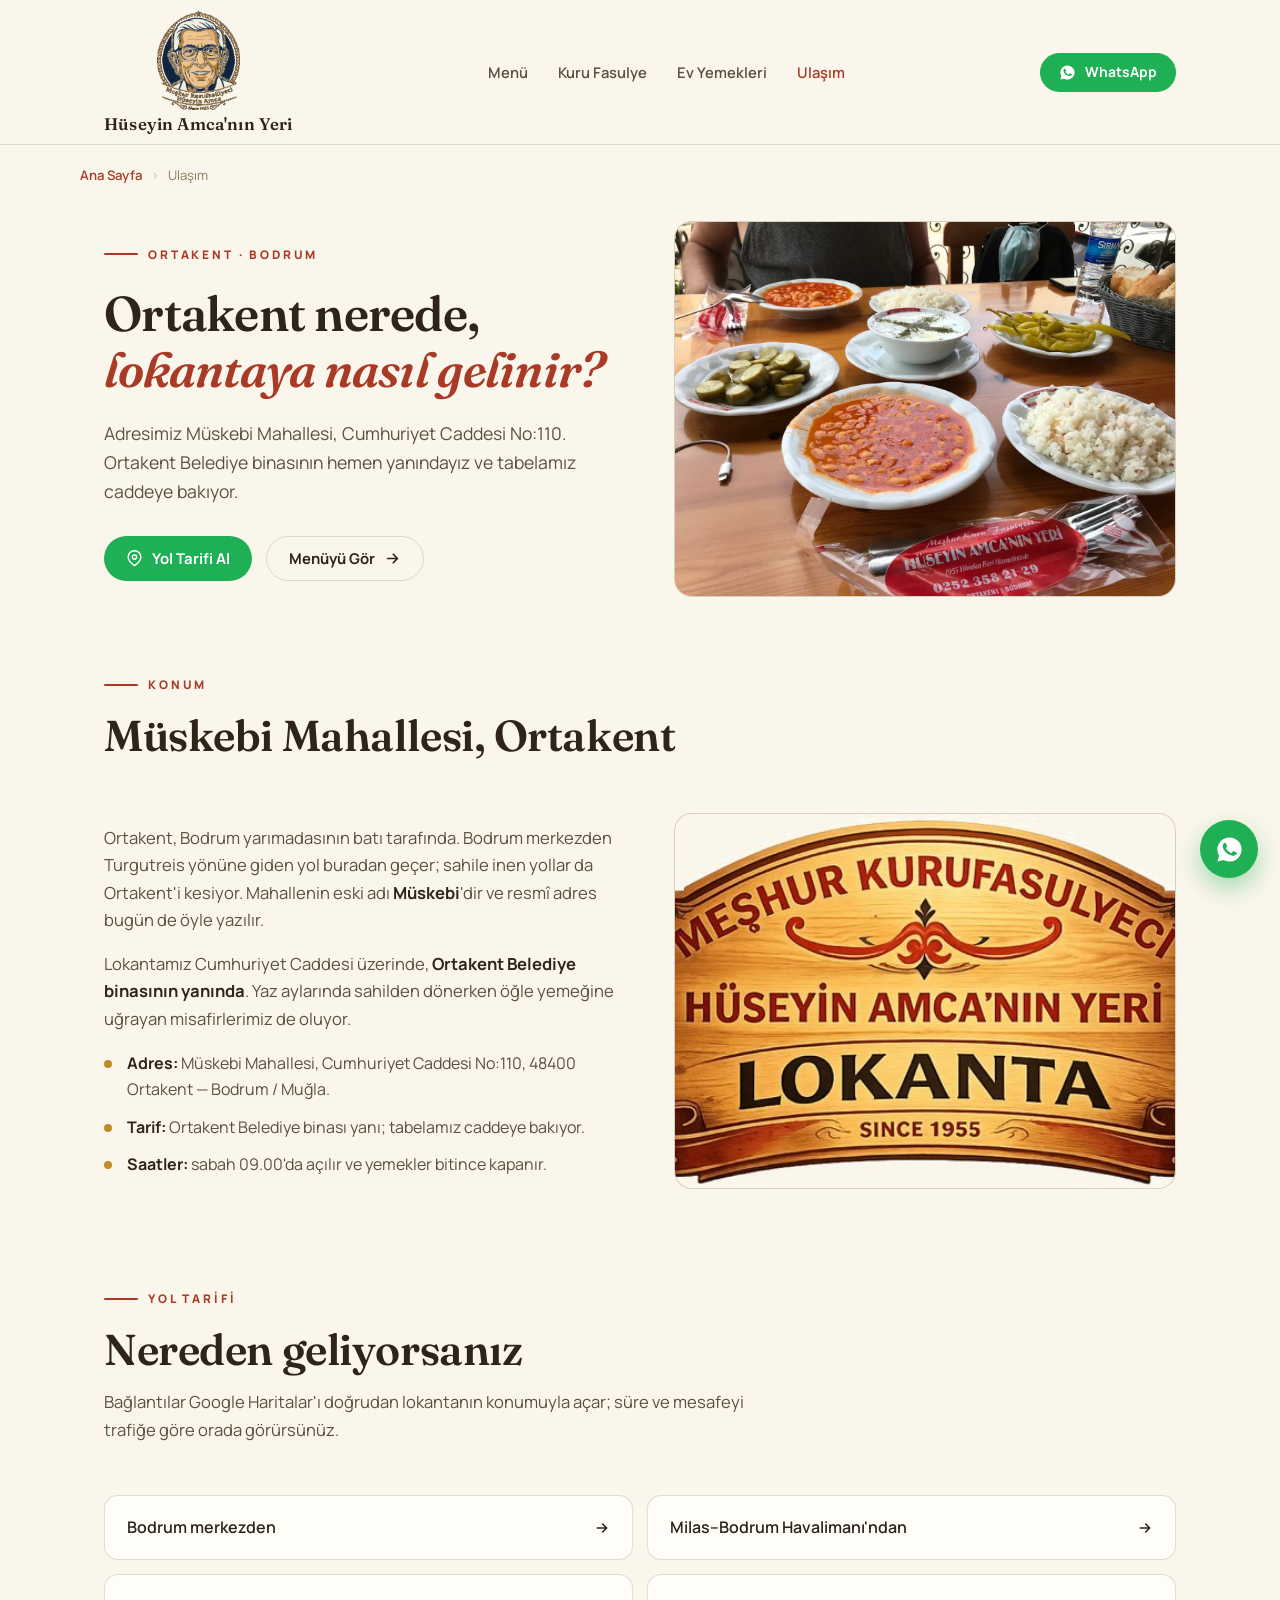
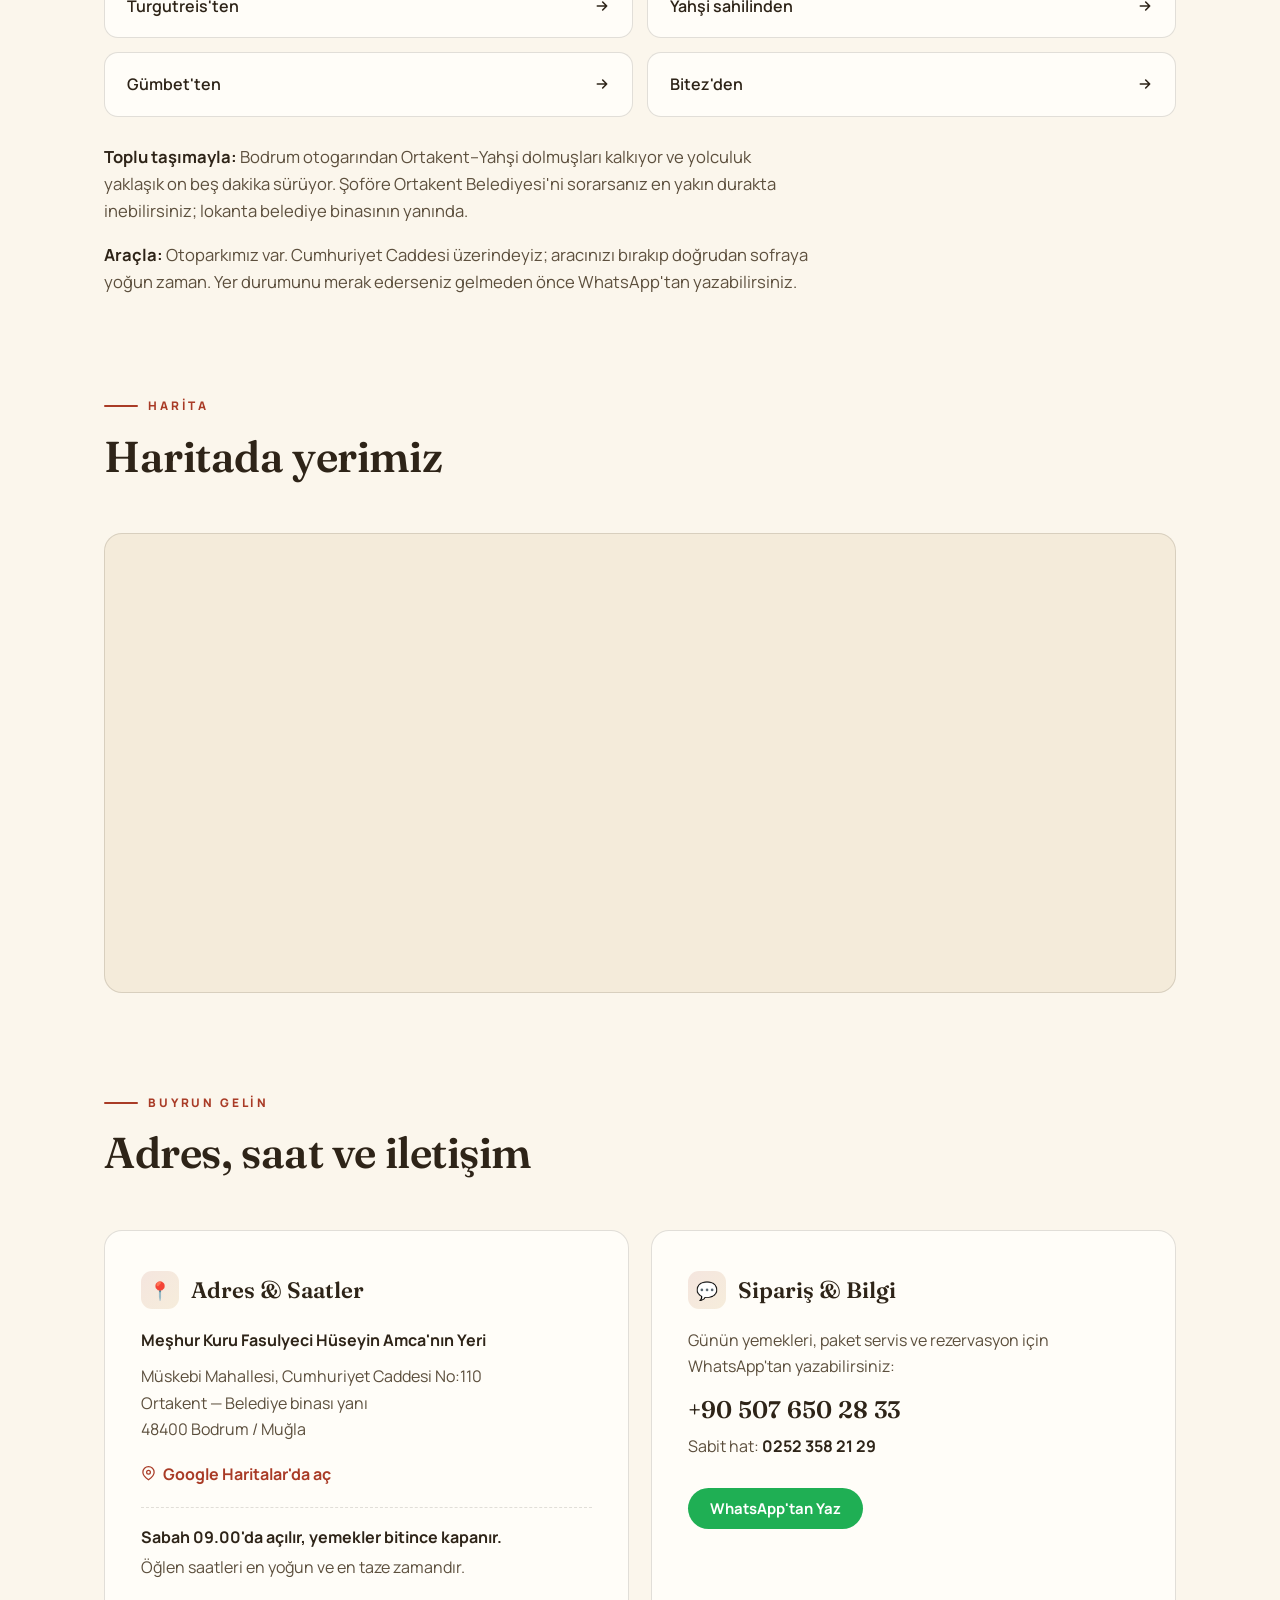
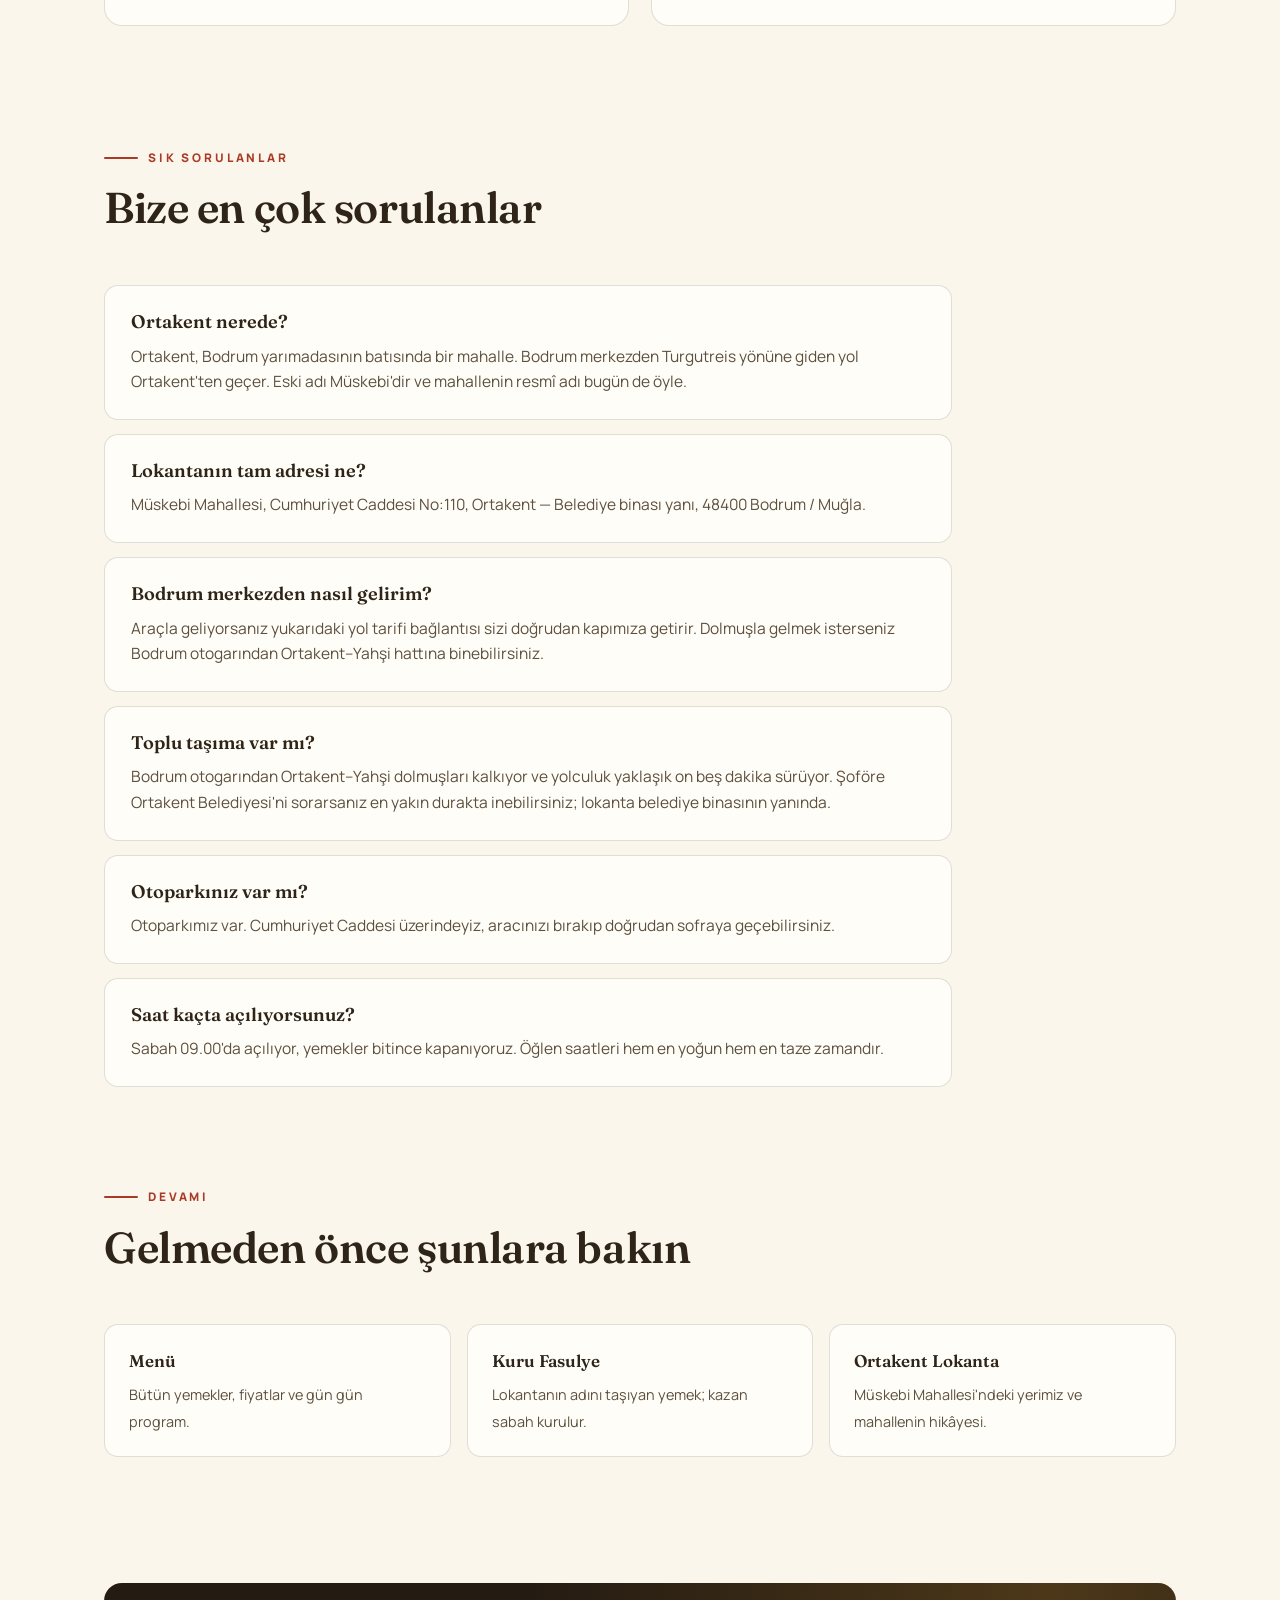
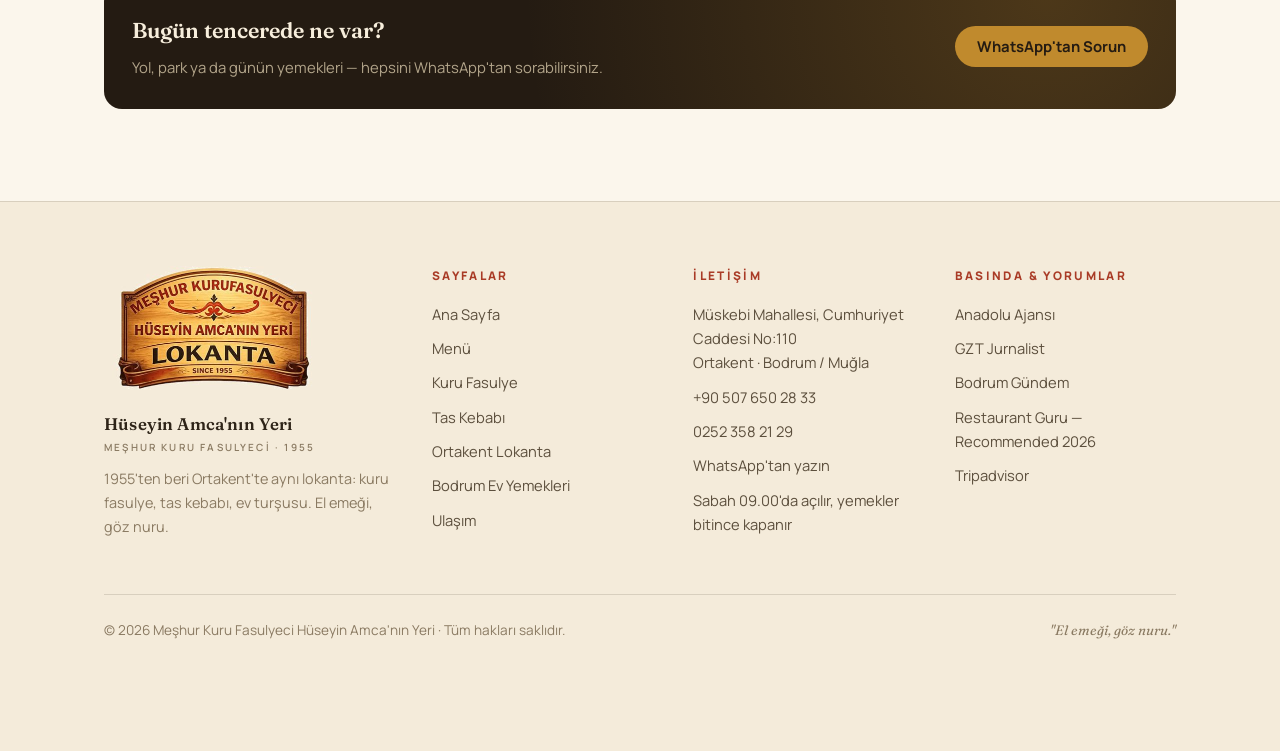
<file: ulasim.html>
<!DOCTYPE html>
<html lang="tr">
<head>
<meta charset="UTF-8">
<meta name="viewport" content="width=device-width, initial-scale=1.0">
<title>Ortakent Nerede? Yol Tarifi ve Konum — Hüseyin Amca</title>
<meta name="description" content="Müskebi Mahallesi, Cumhuriyet Caddesi No:110, Ortakent Belediye binası yanı. Bodrum merkez, havalimanı ve Turgutreis'ten yol tarifi, harita ve iletişim.">
<link rel="canonical" href="https://huseyinamca.com/ulasim.html">
<meta property="og:title" content="Ortakent Nerede? Yol Tarifi ve Konum — Hüseyin Amca">
<meta property="og:description" content="Müskebi Mahallesi, Cumhuriyet Caddesi No:110, Ortakent Belediye binası yanı. Bodrum merkez, havalimanı ve Turgutreis'ten yol tarifi, harita ve iletişim.">
<meta property="og:type" content="article">
<meta property="og:url" content="https://huseyinamca.com/ulasim.html">
<meta property="og:locale" content="tr_TR">
<meta property="og:site_name" content="Meşhur Kuru Fasulyeci Hüseyin Amca'nın Yeri">
<meta property="og:image" content="https://huseyinamca.com/img/sofra.jpg">
<meta name="twitter:card" content="summary_large_image">
<meta name="twitter:title" content="Ortakent Nerede? Yol Tarifi ve Konum — Hüseyin Amca">
<meta name="twitter:description" content="Müskebi Mahallesi, Cumhuriyet Caddesi No:110, Ortakent Belediye binası yanı. Bodrum merkez, havalimanı ve Turgutreis'ten yol tarifi, harita ve iletişim.">
<meta name="twitter:image" content="https://huseyinamca.com/img/sofra.jpg">
<link rel="icon" href="img/logo-amca.png" sizes="any">
<link rel="apple-touch-icon" href="img/logo-amca.png">
<link rel="preconnect" href="https://fonts.googleapis.com">
<link rel="preconnect" href="https://fonts.gstatic.com" crossorigin>
<link href="https://fonts.googleapis.com/css2?family=Fraunces:opsz,wght@9..144,400;9..144,500;9..144,600;9..144,700&family=Manrope:wght@400;500;600;700;800&display=swap" rel="stylesheet">
<link rel="stylesheet" href="/style.css">
<script type="application/ld+json">
{
  "@context": "https://schema.org",
  "@type": "BreadcrumbList",
  "itemListElement": [
    {
      "@type": "ListItem",
      "position": 1,
      "name": "Ana Sayfa",
      "item": "https://huseyinamca.com/"
    },
    {
      "@type": "ListItem",
      "position": 2,
      "name": "Ulaşım",
      "item": "https://huseyinamca.com/ulasim.html"
    }
  ]
}
</script>
<script type="application/ld+json">
{
  "@context": "https://schema.org",
  "@type": "WebPage",
  "@id": "https://huseyinamca.com/ulasim.html",
  "url": "https://huseyinamca.com/ulasim.html",
  "name": "Ortakent Nerede? Yol Tarifi ve Konum — Hüseyin Amca",
  "description": "Müskebi Mahallesi, Cumhuriyet Caddesi No:110, Ortakent Belediye binası yanı. Bodrum merkez, havalimanı ve Turgutreis'ten yol tarifi, harita ve iletişim.",
  "inLanguage": "tr-TR",
  "isPartOf": {
    "@type": "WebSite",
    "@id": "https://huseyinamca.com/#site",
    "url": "https://huseyinamca.com/",
    "name": "Meşhur Kuru Fasulyeci Hüseyin Amca'nın Yeri"
  },
  "about": {
    "@type": "Restaurant",
    "@id": "https://huseyinamca.com/#lokanta",
    "name": "Meşhur Kuru Fasulyeci Hüseyin Amca'nın Yeri",
    "url": "https://huseyinamca.com/",
    "servesCuisine": "Türk Mutfağı",
    "foundingDate": "1955",
    "founder": {
      "@type": "Person",
      "name": "Hüseyin Uysal"
    },
    "telephone": "+902523582129",
    "address": {
      "@type": "PostalAddress",
      "streetAddress": "Müskebi Mah. Cumhuriyet Cd. No:110",
      "addressLocality": "Ortakent, Bodrum",
      "addressRegion": "Muğla",
      "postalCode": "48400",
      "addressCountry": "TR"
    },
    "geo": {
      "@type": "GeoCoordinates",
      "latitude": 37.048951,
      "longitude": 27.345167
    },
    "hasMenu": "https://huseyinamca.com/menu.html",
    "sameAs": [
      "https://www.tripadvisor.com.tr/Restaurant_Review-g298662-d9999202-Reviews-Meshur_Kurufasulyeci_HuseyIn_Amca-Ortakent_Bodrum_District_Mugla_Province_Turkish.html",
      "https://restaurantguru.com/Meshur-Kurufasulyeci-HuseyIn-Amca-Ortakentyahsi-Belediyesi"
    ]
  },
  "primaryImageOfPage": {
    "@type": "ImageObject",
    "contentUrl": "https://huseyinamca.com/img/sofra.jpg"
  },
  "significantLink": "https://huseyinamca.com/menu.html"
}
</script>
<script type="application/ld+json">
{
  "@context": "https://schema.org",
  "@type": "FAQPage",
  "mainEntity": [
    {
      "@type": "Question",
      "name": "Ortakent nerede?",
      "acceptedAnswer": {
        "@type": "Answer",
        "text": "Ortakent, Bodrum yarımadasının batısında bir mahalle. Bodrum merkezden Turgutreis yönüne giden yol Ortakent'ten geçer. Eski adı Müskebi'dir ve mahallenin resmî adı bugün de öyle."
      }
    },
    {
      "@type": "Question",
      "name": "Lokantanın tam adresi ne?",
      "acceptedAnswer": {
        "@type": "Answer",
        "text": "Müskebi Mahallesi, Cumhuriyet Caddesi No:110, Ortakent — Belediye binası yanı, 48400 Bodrum / Muğla."
      }
    },
    {
      "@type": "Question",
      "name": "Bodrum merkezden nasıl gelirim?",
      "acceptedAnswer": {
        "@type": "Answer",
        "text": "Araçla geliyorsanız yukarıdaki yol tarifi bağlantısı sizi doğrudan kapımıza getirir. Dolmuşla gelmek isterseniz Bodrum otogarından Ortakent–Yahşi hattına binebilirsiniz."
      }
    },
    {
      "@type": "Question",
      "name": "Toplu taşıma var mı?",
      "acceptedAnswer": {
        "@type": "Answer",
        "text": "Bodrum otogarından Ortakent–Yahşi dolmuşları kalkıyor ve yolculuk yaklaşık on beş dakika sürüyor. Şoföre Ortakent Belediyesi'ni sorarsanız en yakın durakta inebilirsiniz; lokanta belediye binasının yanında."
      }
    },
    {
      "@type": "Question",
      "name": "Otoparkınız var mı?",
      "acceptedAnswer": {
        "@type": "Answer",
        "text": "Otoparkımız var. Cumhuriyet Caddesi üzerindeyiz, aracınızı bırakıp doğrudan sofraya geçebilirsiniz."
      }
    },
    {
      "@type": "Question",
      "name": "Saat kaçta açılıyorsunuz?",
      "acceptedAnswer": {
        "@type": "Answer",
        "text": "Sabah 09.00'da açılıyor, yemekler bitince kapanıyoruz. Öğlen saatleri hem en yoğun hem en taze zamandır."
      }
    }
  ]
}
</script>
<style>
/* ---------- yalnız bu sayfa grubunda kullanılan ekler ---------- */
.krumb{font-size:.82rem;color:var(--muted);padding:20px 0 0}
.krumb a{color:var(--brick);font-weight:600}
.krumb a:hover{text-decoration:underline}
.krumb i{font-style:normal;margin:0 9px;opacity:.45}
.sayfa-hero{padding:34px 0 70px}
.sayfa-hero h1{font-family:var(--font-display);font-size:clamp(2.05rem,4.3vw,3.05rem);font-weight:600;line-height:1.14;letter-spacing:-.015em;margin-bottom:22px}
.sayfa-hero h1 em{font-style:italic;color:var(--brick)}
.sayfa-hero p.lead{font-size:1.1rem;color:var(--ink-soft);max-width:38rem;margin-bottom:30px}
.sayfa-hero .hero-ctas{margin-bottom:0}
.iki{display:grid;grid-template-columns:1.06fr 1fr;gap:38px;align-items:center}
.iki .gorsel{border-radius:var(--radius);overflow:hidden;border:1px solid var(--line);aspect-ratio:4/3;background:var(--bg-soft)}
.iki .gorsel img{width:100%;height:100%;object-fit:cover;display:block}
.liste{list-style:none;display:grid;gap:11px;max-width:44rem;margin-top:18px}
.liste li{padding-left:23px;position:relative;color:var(--ink-soft)}
.liste li::before{content:"";position:absolute;left:0;top:.63em;width:8px;height:8px;border-radius:50%;background:var(--gold)}
.liste li b{color:var(--ink);font-weight:700}
.fiyat{display:grid;max-width:41rem;margin-top:20px;border:1px solid var(--line);border-radius:14px;overflow:hidden;background:var(--paper)}
.fiyat div{display:flex;justify-content:space-between;align-items:baseline;gap:18px;padding:13px 20px;border-bottom:1px solid var(--line);font-size:.96rem}
.fiyat div:last-child{border-bottom:none}
.fiyat b{font-weight:600;color:var(--ink)}
.fiyat span{color:var(--brick);font-weight:700;white-space:nowrap}
.sss{display:grid;gap:14px;max-width:53rem}
.sss-item{background:var(--paper);border:1px solid var(--line);border-radius:14px;padding:24px 26px}
.sss-item dt{font-family:var(--font-display);font-size:1.14rem;font-weight:600;margin-bottom:9px;line-height:1.35}
.sss-item dd{color:var(--ink-soft);font-size:.97rem;margin:0}
.gec{display:grid;grid-template-columns:repeat(3,1fr);gap:16px;margin-top:22px}
.gec a{display:block;background:var(--paper);border:1px solid var(--line);border-radius:14px;padding:22px 24px}
.gec a:hover{border-color:rgba(169,59,38,.4)}
.gec b{display:block;font-family:var(--font-display);font-size:1.06rem;font-weight:600;margin-bottom:6px}
.gec span{font-size:.9rem;color:var(--ink-soft)}
.kanit{display:grid;grid-template-columns:repeat(3,1fr);gap:16px;margin-top:24px}
.kanit div{background:var(--paper);border:1px solid var(--line);border-radius:14px;padding:22px 24px}
.kanit b{display:block;font-family:var(--font-display);font-size:1.5rem;font-weight:600;color:var(--brick);margin-bottom:4px}
.kanit span{font-size:.9rem;color:var(--ink-soft)}
.metin{max-width:44rem}
.metin p{color:var(--ink-soft);font-size:1.04rem;margin-bottom:16px}
.metin p:last-child{margin-bottom:0}
.metin p b{color:var(--ink)}
.yon{display:grid;grid-template-columns:repeat(2,1fr);gap:14px;margin-top:20px}
.yon a{display:flex;align-items:center;justify-content:space-between;gap:14px;background:var(--paper);border:1px solid var(--line);border-radius:14px;padding:18px 22px;font-weight:600;color:var(--ink)}
.yon a:hover{border-color:var(--brick);color:var(--brick)}
.yon a svg{width:16px;height:16px;flex-shrink:0}
@media(max-width:920px){
  .iki,.gec,.kanit,.yon{grid-template-columns:1fr}
  .sayfa-hero{padding:26px 0 52px}
}
</style>
</head>
<body>

<header>
  <div class="wrap nav">
    <button class="burger" type="button" aria-label="Menüyü aç" aria-expanded="false" aria-controls="mobilMenu">
      <span></span><span></span><span></span>
    </button>
    <a class="brand" href="index.html" aria-label="Hüseyin Amca'nın Yeri — ana sayfa">
      <span class="brand-mark"><img src="img/logo-amca.png" alt="" width="284" height="340"></span>
      <span>Hüseyin Amca'nın Yeri<small>Meşhur Kuru Fasulyeci · 1955</small></span>
    </a>
    <nav class="nav-links" aria-label="Sayfalar">
      <a href="menu.html">Menü</a>
      <a href="kuru-fasulye.html">Kuru Fasulye</a>
      <a href="bodrum-ev-yemekleri.html">Ev Yemekleri</a>
      <a href="ulasim.html" style="color:var(--brick)">Ulaşım</a>
    </nav>
    <a class="btn btn-wa" href="https://wa.me/905076502833?text=Merhaba%2C%20H%C3%BCseyin%20Amca%27n%C4%B1n%20Yeri%20i%C3%A7in%20bilgi%20almak%20istiyorum." target="_blank" rel="noopener">
      <svg viewBox="0 0 24 24" fill="currentColor"><path d="M12 2a10 10 0 0 0-8.6 15.1L2 22l5.1-1.3A10 10 0 1 0 12 2Zm5.2 13.9c-.2.6-1.3 1.2-1.8 1.2-.5.1-1 .2-3.3-.7-2.8-1.1-4.6-4-4.7-4.2-.1-.2-1.1-1.5-1.1-2.9s.7-2 1-2.3c.2-.3.5-.3.7-.3h.5c.2 0 .4 0 .6.5s.8 1.9.8 2c.1.1.1.3 0 .5l-.3.5-.4.4c-.1.1-.3.3-.1.6.2.3.8 1.3 1.7 2.1 1.2 1.1 2.2 1.4 2.5 1.5.3.2.5.1.7-.1l1-1.2c.2-.3.4-.2.7-.1l2 1c.3.1.5.2.6.3 0 .2 0 .7-.1 1.2Z"/></svg>
      WhatsApp
    </a>
  </div>
</header>

<div class="drawer" id="mobilMenu">
  <nav aria-label="Mobil menü">
    <a href="index.html">Ana Sayfa</a>
    <a href="menu.html">Menü</a>
    <a href="kuru-fasulye.html">Kuru Fasulye</a>
    <a href="bodrum-ev-yemekleri.html">Ev Yemekleri</a>
    <a href="ulasim.html">Ulaşım</a>
  </nav>
  <div class="drawer-actions">
    <a class="d-wa" href="https://wa.me/905076502833?text=Merhaba%2C%20H%C3%BCseyin%20Amca%27n%C4%B1n%20Yeri%20i%C3%A7in%20yaz%C4%B1yorum." target="_blank" rel="noopener"><svg viewBox="0 0 24 24" fill="currentColor"><path d="M12 2a10 10 0 0 0-8.6 15.1L2 22l5.1-1.3A10 10 0 1 0 12 2Zm5.2 13.9c-.2.6-1.3 1.2-1.8 1.2-.5.1-1 .2-3.3-.7-2.8-1.1-4.6-4-4.7-4.2-.1-.2-1.1-1.5-1.1-2.9s.7-2 1-2.3c.2-.3.5-.3.7-.3h.5c.2 0 .4 0 .6.5s.8 1.9.8 2c.1.1.1.3 0 .5l-.3.5-.4.4c-.1.1-.3.3-.1.6.2.3.8 1.3 1.7 2.1 1.2 1.1 2.2 1.4 2.5 1.5.3.2.5.1.7-.1l1-1.2c.2-.3.4-.2.7-.1l2 1c.3.1.5.2.6.3 0 .2 0 .7-.1 1.2Z"/></svg>WhatsApp'tan yazın</a>
    <a class="d-map" href="https://share.google/qxEepytfUtP2RpNf0" target="_blank" rel="noopener"><svg viewBox="0 0 24 24" fill="none" stroke="currentColor" stroke-width="2" stroke-linecap="round" stroke-linejoin="round" aria-hidden="true"><path d="M21 10c0 6-9 12-9 12s-9-6-9-12a9 9 0 0 1 18 0Z"/><circle cx="12" cy="10" r="3"/></svg>Yol Tarifi Al</a>
    <a class="d-tel" href="tel:+902523582129"><svg viewBox="0 0 24 24" fill="none" stroke="currentColor" stroke-width="2" stroke-linecap="round" stroke-linejoin="round" aria-hidden="true"><path d="M22 16.9v3a2 2 0 0 1-2.2 2 19.8 19.8 0 0 1-8.6-3.1 19.5 19.5 0 0 1-6-6A19.8 19.8 0 0 1 2.1 4.2 2 2 0 0 1 4.1 2h3a2 2 0 0 1 2 1.7c.1 1 .4 1.9.7 2.8a2 2 0 0 1-.4 2.1L8.1 9.9a16 16 0 0 0 6 6l1.3-1.3a2 2 0 0 1 2.1-.5c.9.4 1.8.6 2.8.7a2 2 0 0 1 1.7 2Z"/></svg>Lokantayı Ara</a>
  </div>
</div>

<div class="wrap krumb">
  <a href="index.html">Ana Sayfa</a><i>›</i>Ulaşım
</div>

<main id="top">
  <section class="sayfa-hero">
    <div class="wrap">
      <div class="iki">
        <div class="reveal">
          <span class="kicker">Ortakent · Bodrum</span>
          <h1>Ortakent nerede, <em>lokantaya nasıl gelinir?</em></h1>
          <p class="lead">Adresimiz Müskebi Mahallesi, Cumhuriyet Caddesi No:110. Ortakent Belediye binasının hemen yanındayız ve tabelamız caddeye bakıyor.</p>
          <div class="hero-ctas">
          <a class="btn btn-wa" href="https://www.google.com/maps/dir/?api=1&destination=37.048951,27.345167" target="_blank" rel="noopener"><svg viewBox="0 0 24 24" fill="none" stroke="currentColor" stroke-width="2" stroke-linecap="round" stroke-linejoin="round" aria-hidden="true"><path d="M21 10c0 6-9 12-9 12s-9-6-9-12a9 9 0 0 1 18 0Z"/><circle cx="12" cy="10" r="3"/></svg> Yol Tarifi Al</a>
          <a class="btn btn-ghost" href="menu.html">Menüyü Gör <svg viewBox="0 0 24 24" fill="none" stroke="currentColor" stroke-width="2.4" stroke-linecap="round" stroke-linejoin="round"><path d="M5 12h14m0 0-6-6m6 6-6 6"/></svg></a>
          </div>
        </div>
        <div class="gorsel reveal"><img src="img/sofra.jpg" alt="Lokantada kurulmuş sofra: kuru fasulye, pilav, cacık ve turşular" width="1360" height="1020" fetchpriority="high"></div>
      </div>
    </div>
  </section>

  <section style="padding-top:0">
    <div class="wrap">
      <div class="sec-head reveal">
        <span class="kicker">Konum</span>
        <h2>Müskebi Mahallesi, Ortakent</h2>
      </div>
      <div class="iki reveal">
        <div class="metin">
          <p>Ortakent, Bodrum yarımadasının batı tarafında. Bodrum merkezden Turgutreis yönüne giden yol buradan
          geçer; sahile inen yollar da Ortakent'i kesiyor. Mahallenin eski adı <b>Müskebi</b>'dir ve resmî adres
          bugün de öyle yazılır.</p>
          <p>Lokantamız Cumhuriyet Caddesi üzerinde, <b>Ortakent Belediye binasının yanında</b>. Yaz aylarında sahilden dönerken
          öğle yemeğine uğrayan misafirlerimiz de oluyor.</p>
          <ul class="liste">
            <li><b>Adres:</b> Müskebi Mahallesi, Cumhuriyet Caddesi No:110, 48400 Ortakent — Bodrum / Muğla.</li>
            <li><b>Tarif:</b> Ortakent Belediye binası yanı; tabelamız caddeye bakıyor.</li>
            <li><b>Saatler:</b> sabah 09.00'da açılır ve yemekler bitince kapanır.</li>
          </ul>
        </div>
        <div class="gorsel"><img src="img/logo.jpg" alt="Lokantanın caddeye bakan tabelası" width="600" height="338" loading="lazy"></div>
      </div>
    </div>
  </section>

  <section style="padding-top:0">
    <div class="wrap">
      <div class="sec-head reveal">
        <span class="kicker">Yol Tarifi</span>
        <h2>Nereden geliyorsanız</h2>
        <p>Bağlantılar Google Haritalar'ı doğrudan lokantanın konumuyla açar; süre ve mesafeyi trafiğe göre orada
        görürsünüz.</p>
      </div>
      <div class="yon reveal">
        <a href="https://www.google.com/maps/dir/?api=1&amp;origin=Bodrum%2C%20Mu%C4%9Fla&amp;destination=37.048951%2C27.345167" target="_blank" rel="noopener">Bodrum merkezden <svg viewBox="0 0 24 24" fill="none" stroke="currentColor" stroke-width="2.4" stroke-linecap="round" stroke-linejoin="round"><path d="M5 12h14m0 0-6-6m6 6-6 6"/></svg></a>
        <a href="https://www.google.com/maps/dir/?api=1&amp;origin=Milas-Bodrum%20Havaliman%C4%B1&amp;destination=37.048951%2C27.345167" target="_blank" rel="noopener">Milas–Bodrum Havalimanı'ndan <svg viewBox="0 0 24 24" fill="none" stroke="currentColor" stroke-width="2.4" stroke-linecap="round" stroke-linejoin="round"><path d="M5 12h14m0 0-6-6m6 6-6 6"/></svg></a>
        <a href="https://www.google.com/maps/dir/?api=1&amp;origin=Turgutreis%2C%20Bodrum&amp;destination=37.048951%2C27.345167" target="_blank" rel="noopener">Turgutreis'ten <svg viewBox="0 0 24 24" fill="none" stroke="currentColor" stroke-width="2.4" stroke-linecap="round" stroke-linejoin="round"><path d="M5 12h14m0 0-6-6m6 6-6 6"/></svg></a>
        <a href="https://www.google.com/maps/dir/?api=1&amp;origin=Yah%C5%9Fi%2C%20Ortakent%2C%20Bodrum&amp;destination=37.048951%2C27.345167" target="_blank" rel="noopener">Yahşi sahilinden <svg viewBox="0 0 24 24" fill="none" stroke="currentColor" stroke-width="2.4" stroke-linecap="round" stroke-linejoin="round"><path d="M5 12h14m0 0-6-6m6 6-6 6"/></svg></a>
        <a href="https://www.google.com/maps/dir/?api=1&amp;origin=G%C3%BCmbet%2C%20Bodrum&amp;destination=37.048951%2C27.345167" target="_blank" rel="noopener">Gümbet'ten <svg viewBox="0 0 24 24" fill="none" stroke="currentColor" stroke-width="2.4" stroke-linecap="round" stroke-linejoin="round"><path d="M5 12h14m0 0-6-6m6 6-6 6"/></svg></a>
        <a href="https://www.google.com/maps/dir/?api=1&amp;origin=Bitez%2C%20Bodrum&amp;destination=37.048951%2C27.345167" target="_blank" rel="noopener">Bitez'den <svg viewBox="0 0 24 24" fill="none" stroke="currentColor" stroke-width="2.4" stroke-linecap="round" stroke-linejoin="round"><path d="M5 12h14m0 0-6-6m6 6-6 6"/></svg></a>
      </div>
      <div class="metin reveal" style="margin-top:26px">
        <p><b>Toplu taşımayla:</b> Bodrum otogarından Ortakent–Yahşi dolmuşları kalkıyor ve yolculuk yaklaşık on beş
        dakika sürüyor. Şoföre Ortakent Belediyesi'ni sorarsanız en yakın durakta inebilirsiniz; lokanta belediye
        binasının yanında.</p>
        <p><b>Araçla:</b> Otoparkımız var. Cumhuriyet Caddesi üzerindeyiz; aracınızı bırakıp doğrudan sofraya
        yoğun zaman. Yer durumunu merak ederseniz gelmeden önce WhatsApp'tan yazabilirsiniz.</p>
      </div>
    </div>
  </section>

  <section style="padding-top:0">
    <div class="wrap">
      <div class="sec-head reveal">
        <span class="kicker">Harita</span>
        <h2>Haritada yerimiz</h2>
      </div>
      <div class="map-embed reveal">
        <iframe src="https://www.google.com/maps/embed?pb=!1m18!1m12!1m3!1d3184.357988637755!2d27.345167476672305!3d37.04895137217717!2m3!1f0!2f0!3f0!3m2!1i1024!2i768!4f13.1!3m3!1m2!1s0x14be726f97ad9375%3A0xc7ad204128a176e9!2sMe%C5%9Fhur%20Kuru%20Fasulyeci%20-%20H%C3%BCseyin%20Amcan%C4%B1n%20Yeri!5e0!3m2!1sen!2str!4v1784467060851!5m2!1sen!2str" allowfullscreen="" loading="lazy" referrerpolicy="strict-origin-when-cross-origin" title="Meşhur Kuru Fasulyeci Hüseyin Amca'nın Yeri — harita"></iframe>
      </div>
    </div>
  </section>

  <section style="padding-top:0">
    <div class="wrap">
      <div class="sec-head reveal">
        <span class="kicker">Buyrun Gelin</span>
        <h2>Adres, saat ve iletişim</h2>
      </div>
      <div class="visit-grid">
        <div class="visit-card reveal">
          <h3><span class="dot">📍</span>Adres &amp; Saatler</h3>
          <p><b>Meşhur Kuru Fasulyeci Hüseyin Amca'nın Yeri</b></p>
          <p>Müskebi Mahallesi, Cumhuriyet Caddesi No:110<br>Ortakent — Belediye binası yanı<br>48400 Bodrum / Muğla</p>
          <a class="map-link" href="https://share.google/qxEepytfUtP2RpNf0" target="_blank" rel="noopener"><svg viewBox="0 0 24 24" fill="none" stroke="currentColor" stroke-width="2" stroke-linecap="round" stroke-linejoin="round" aria-hidden="true"><path d="M21 10c0 6-9 12-9 12s-9-6-9-12a9 9 0 0 1 18 0Z"/><circle cx="12" cy="10" r="3"/></svg> Google Haritalar'da aç</a>
          <div class="hours">
            <p><b>Sabah 09.00'da açılır, yemekler bitince kapanır.</b></p>
            <p>Öğlen saatleri en yoğun ve en taze zamandır.</p>
          </div>
        </div>
        <div class="visit-card reveal">
          <h3><span class="dot">💬</span>Sipariş &amp; Bilgi</h3>
          <p>Günün yemekleri, paket servis ve rezervasyon için WhatsApp'tan yazabilirsiniz:</p>
          <a class="wa-num" href="tel:+905076502833">+90 507 650 28 33</a>
          <p>Sabit hat: <a href="tel:+902523582129"><b>0252 358 21 29</b></a></p>
          <a class="btn btn-wa" href="https://wa.me/905076502833?text=Merhaba%2C%20g%C3%BCn%C3%BCn%20men%C3%BCs%C3%BCn%C3%BC%20%C3%B6%C4%9Frenebilir%20miyim%3F" target="_blank" rel="noopener">WhatsApp'tan Yaz</a>
        </div>
      </div>
    </div>
  </section>

  <section style="padding-top:0">
    <div class="wrap">
      <div class="sec-head reveal">
        <span class="kicker">Sık Sorulanlar</span>
        <h2>Bize en çok sorulanlar</h2>
      </div>
      <dl class="sss reveal">
        <div class="sss-item">
          <dt>Ortakent nerede?</dt>
          <dd>Ortakent, Bodrum yarımadasının batısında bir mahalle. Bodrum merkezden Turgutreis yönüne giden yol Ortakent'ten geçer. Eski adı Müskebi'dir ve mahallenin resmî adı bugün de öyle.</dd>
        </div>
        <div class="sss-item">
          <dt>Lokantanın tam adresi ne?</dt>
          <dd>Müskebi Mahallesi, Cumhuriyet Caddesi No:110, Ortakent — Belediye binası yanı, 48400 Bodrum / Muğla.</dd>
        </div>
        <div class="sss-item">
          <dt>Bodrum merkezden nasıl gelirim?</dt>
          <dd>Araçla geliyorsanız yukarıdaki yol tarifi bağlantısı sizi doğrudan kapımıza getirir. Dolmuşla gelmek isterseniz Bodrum otogarından Ortakent–Yahşi hattına binebilirsiniz.</dd>
        </div>
        <div class="sss-item">
          <dt>Toplu taşıma var mı?</dt>
          <dd>Bodrum otogarından Ortakent–Yahşi dolmuşları kalkıyor ve yolculuk yaklaşık on beş dakika sürüyor. Şoföre Ortakent Belediyesi'ni sorarsanız en yakın durakta inebilirsiniz; lokanta belediye binasının yanında.</dd>
        </div>
        <div class="sss-item">
          <dt>Otoparkınız var mı?</dt>
          <dd>Otoparkımız var. Cumhuriyet Caddesi üzerindeyiz, aracınızı bırakıp doğrudan sofraya geçebilirsiniz.</dd>
        </div>
        <div class="sss-item">
          <dt>Saat kaçta açılıyorsunuz?</dt>
          <dd>Sabah 09.00'da açılıyor, yemekler bitince kapanıyoruz. Öğlen saatleri hem en yoğun hem en taze zamandır.</dd>
        </div>
      </dl>
    </div>
  </section>

  <section style="padding-top:0">
    <div class="wrap">
      <div class="sec-head reveal">
        <span class="kicker">Devamı</span>
        <h2>Gelmeden önce şunlara bakın</h2>
      </div>
      <div class="gec reveal">
        <a href="menu.html"><b>Menü</b><span>Bütün yemekler, fiyatlar ve gün gün program.</span></a>
        <a href="kuru-fasulye.html"><b>Kuru Fasulye</b><span>Lokantanın adını taşıyan yemek; kazan sabah kurulur.</span></a>
        <a href="ortakent-lokanta.html"><b>Ortakent Lokanta</b><span>Müskebi Mahallesi'ndeki yerimiz ve mahallenin hikâyesi.</span></a>
      </div>
    </div>
  </section>

  <section style="padding-top:0">
    <div class="wrap">
      <div class="menu-cta reveal">
        <div>
          <b>Bugün tencerede ne var?</b>
          <p>Yol, park ya da günün yemekleri — hepsini WhatsApp'tan sorabilirsiniz.</p>
        </div>
        <a class="btn" href="https://wa.me/905076502833?text=Merhaba%2C%20lokantaya%20nas%C4%B1l%20gelece%C4%9Fimi%20sormak%20istiyorum." target="_blank" rel="noopener">WhatsApp'tan Sorun</a>
      </div>
    </div>
  </section>
</main>

<footer>
  <div class="wrap">
    <div class="foot-grid">
      <div class="foot-brand">
        <img src="img/logo-foot.jpg" alt="Meşhur Kurufasulyeci Hüseyin Amca'nın Yeri" loading="lazy" width="600" height="337">
        <a class="brand" href="index.html" style="margin-bottom:12px">
          <span>Hüseyin Amca'nın Yeri<small>Meşhur Kuru Fasulyeci · 1955</small></span>
        </a>
        <p>1955'ten beri Ortakent'te aynı lokanta: kuru fasulye, tas kebabı, ev turşusu. El emeği, göz nuru.</p>
      </div>
      <div class="foot">
        <h4>Sayfalar</h4>
        <ul>
          <li><a href="index.html">Ana Sayfa</a></li>
          <li><a href="menu.html">Menü</a></li>
          <li><a href="kuru-fasulye.html">Kuru Fasulye</a></li>
          <li><a href="tas-kebabi.html">Tas Kebabı</a></li>
          <li><a href="ortakent-lokanta.html">Ortakent Lokanta</a></li>
          <li><a href="bodrum-ev-yemekleri.html">Bodrum Ev Yemekleri</a></li>
          <li><a href="ulasim.html">Ulaşım</a></li>
        </ul>
      </div>
      <div class="foot">
        <h4>İletişim</h4>
        <ul>
          <li>Müskebi Mahallesi, Cumhuriyet Caddesi No:110<br>Ortakent · Bodrum / Muğla</li>
          <li><a href="tel:+905076502833">+90 507 650 28 33</a></li>
          <li><a href="tel:+902523582129">0252 358 21 29</a></li>
          <li><a href="https://wa.me/905076502833" target="_blank" rel="noopener">WhatsApp'tan yazın</a></li>
          <li>Sabah 09.00'da açılır, yemekler bitince kapanır</li>
        </ul>
      </div>
      <div class="foot">
        <h4>Basında &amp; Yorumlar</h4>
        <ul>
          <li><a href="https://www.aa.com.tr/tr/insana-dair/kuru-fasulyeci-97-yasindaki-huseyin-amca-65-yildir-tezgahindan-ayrilamiyor/2999216" target="_blank" rel="noopener">Anadolu Ajansı</a></li>
          <li><a href="https://www.gzt.com/video/jurnalist/97-yasindaki-kuru-fasulyeci-huseyin-usta-65-yildir-tezgahin-basindan-ayrilamiyor-2228469" target="_blank" rel="noopener">GZT Jurnalist</a></li>
          <li><a href="https://www.bodrumgundem.com/2023/09/23/kuru-fasulyeci-97-yasindaki-huseyin-amca-65-yildir-tezgahindan-ayrilamiyor/" target="_blank" rel="noopener">Bodrum Gündem</a></li>
          <li><a href="https://restaurantguru.com/Meshur-Kurufasulyeci-HuseyIn-Amca-Ortakentyahsi-Belediyesi" target="_blank" rel="noopener">Restaurant Guru — Recommended 2026</a></li>
          <li><a href="https://www.tripadvisor.com.tr/Restaurant_Review-g298662-d9999202-Reviews-Meshur_Kurufasulyeci_HuseyIn_Amca-Ortakent_Bodrum_District_Mugla_Province_Turkish.html" target="_blank" rel="noopener">Tripadvisor</a></li>
        </ul>
      </div>
    </div>
    <div class="foot-bottom">
      <p>© 2026 Meşhur Kuru Fasulyeci Hüseyin Amca'nın Yeri · Tüm hakları saklıdır.</p>
      <p><i>"El emeği, göz nuru."</i></p>
    </div>
  </div>
</footer>

<a class="wa-fab" href="https://wa.me/905076502833?text=Merhaba%2C%20H%C3%BCseyin%20Amca%27n%C4%B1n%20Yeri%20i%C3%A7in%20yaz%C4%B1yorum." target="_blank" rel="noopener" aria-label="WhatsApp ile iletişime geç">
  <svg viewBox="0 0 24 24"><path d="M12 2a10 10 0 0 0-8.6 15.1L2 22l5.1-1.3A10 10 0 1 0 12 2Zm5.2 13.9c-.2.6-1.3 1.2-1.8 1.2-.5.1-1 .2-3.3-.7-2.8-1.1-4.6-4-4.7-4.2-.1-.2-1.1-1.5-1.1-2.9s.7-2 1-2.3c.2-.3.5-.3.7-.3h.5c.2 0 .4 0 .6.5s.8 1.9.8 2c.1.1.1.3 0 .5l-.3.5-.4.4c-.1.1-.3.3-.1.6.2.3.8 1.3 1.7 2.1 1.2 1.1 2.2 1.4 2.5 1.5.3.2.5.1.7-.1l1-1.2c.2-.3.4-.2.7-.1l2 1c.3.1.5.2.6.3 0 .2 0 .7-.1 1.2Z"/></svg>
</a>

<script>
/* ---------- mobil menü ---------- */
(function(){
  const burger = document.querySelector('.burger');
  const drawer = document.getElementById('mobilMenu');
  const wide   = window.matchMedia('(min-width:621px)');

  function setMenu(open){
    burger.setAttribute('aria-expanded', String(open));
    burger.setAttribute('aria-label', open ? 'Menüyü kapat' : 'Menüyü aç');
    drawer.classList.toggle('is-open', open);
    document.body.classList.toggle('menu-open', open);
  }
  burger.addEventListener('click', () => setMenu(!drawer.classList.contains('is-open')));
  drawer.addEventListener('click', e => { if(e.target.closest('a')) setMenu(false) });
  document.addEventListener('keydown', e => {
    if(e.key === 'Escape' && drawer.classList.contains('is-open')){ setMenu(false); burger.focus() }
  });
  wide.addEventListener('change', e => { if(e.matches) setMenu(false) });
})();

/* ---------- reveal ---------- */
const io=new IntersectionObserver(entries=>{
  entries.forEach(e=>{if(e.isIntersecting){e.target.classList.add('in');io.unobserve(e.target)}})
},{threshold:.12});
document.querySelectorAll('.reveal').forEach(el=>{
  const r=el.getBoundingClientRect();
  if(r.top<window.innerHeight*.92){return}
  el.classList.add('pre');
  io.observe(el);
});
</script>
</body>
</html>
</file>
<file: style.css>
:root{
  --bg:#FBF6EC;
  --bg-soft:#F4EBDA;
  --paper:#FFFDF8;
  --ink:#2E2418;
  --ink-soft:#5C4F3D;
  --muted:#8A7A62;
  --brick:#A93B26;
  --brick-deep:#7E2B1B;
  --gold:#C08A2D;
  --gold-soft:#E9D9B8;
  --dark:#241B12;
  --dark-2:#31251A;
  --wa:#1FAF54;
  --line:rgba(46,36,24,.14);
  --radius:18px;
  --font-display:"Fraunces",Georgia,serif;
  --font-body:"Manrope",system-ui,sans-serif;
}
*{margin:0;padding:0;box-sizing:border-box}
html{scroll-behavior:smooth}
body{
  font-family:var(--font-body);
  background:var(--bg);
  color:var(--ink);
  line-height:1.65;
  -webkit-font-smoothing:antialiased;
  overflow-x:hidden;
}
::selection{background:var(--brick);color:#fff}
img{max-width:100%}
a{color:inherit;text-decoration:none}
.wrap{max-width:1120px;margin:0 auto;padding:0 24px}
main section,footer{scroll-margin-top:156px}
.hero .wrap{max-width:none;padding:0 10%}

/* ---------- reveal on scroll (opacity only, cheap) ---------- */
.reveal{transition:opacity .5s ease}
.reveal.pre{opacity:0}
.reveal.in{opacity:1}
@media (prefers-reduced-motion:reduce){
  html{scroll-behavior:auto}
  .reveal.pre{opacity:1;transition:none}
}

/* ---------- nav ---------- */
header{
  position:sticky;top:0;z-index:50;
  background:rgba(251,246,236,.97);
  border-bottom:1px solid var(--line);
}
.nav{display:flex;align-items:center;justify-content:space-between;height:144px}
.brand{display:flex;align-items:center;gap:12px;font-family:var(--font-display);font-weight:600;font-size:1.05rem;letter-spacing:.01em}
/* ust seritte amblem ustte, isim altinda: cember yazisi bu olcude okunmadigi icin adi metin tasir */
header .brand{flex-direction:column;gap:5px;text-align:center;line-height:1.15}
header .brand small{display:none}
.brand-mark{height:100px;flex-shrink:0}
.brand-mark img{height:100%;width:auto;display:block}
.brand small{display:block;font-family:var(--font-body);font-weight:600;font-size:.62rem;letter-spacing:.22em;text-transform:uppercase;color:var(--muted)}
.nav-links{display:flex;gap:30px;font-weight:600;font-size:.92rem}
.nav-links a{color:var(--ink-soft)}
.nav-links a:hover{color:var(--brick)}
.btn{
  display:inline-flex;align-items:center;gap:9px;
  padding:13px 22px;border-radius:999px;
  font-weight:700;font-size:.93rem;line-height:1;
  cursor:pointer;border:none;
}
.btn-wa{background:var(--wa);color:#fff}
.btn-wa:hover{background:#189a48}
.btn-ghost{background:transparent;color:var(--ink);border:1.5px solid var(--line)}
.btn-ghost:hover{border-color:var(--ink)}
.btn svg{width:17px;height:17px;flex-shrink:0}
.nav .btn{padding:11px 19px;font-size:.87rem}

/* ---------- hero ---------- */
.hero{position:relative;padding:80px 0 88px}
.hero-grid{display:grid;grid-template-columns:1.05fr 1.1fr;gap:46px;align-items:center}
.kicker{
  display:inline-flex;align-items:center;gap:10px;
  font-size:.74rem;font-weight:800;letter-spacing:.24em;text-transform:uppercase;
  color:var(--brick);margin-bottom:22px;
}
.kicker::before{content:"";width:34px;height:2px;background:var(--brick);border-radius:2px}
.hero h1{
  font-family:var(--font-display);
  font-size:clamp(2.6rem,5.4vw,4.2rem);
  font-weight:600;line-height:1.08;letter-spacing:-.015em;
  margin-bottom:24px;
}
.hero h1 em{font-style:italic;color:var(--brick)}
.hero p.lead{font-size:1.13rem;color:var(--ink-soft);max-width:34rem;margin-bottom:34px}
.hero-ctas{display:flex;gap:14px;flex-wrap:wrap;margin-bottom:44px}
.hero-facts{display:flex;border-top:1px solid var(--line);max-width:34rem}
.fact{padding:20px 28px 0 0;margin-right:28px;border-right:1px solid var(--line)}
.fact:last-child{border-right:none;margin-right:0}
.fact b{display:block;white-space:nowrap;font-family:var(--font-display);font-size:1.9rem;font-weight:600;color:var(--brick);line-height:1.15}
.fact span{font-size:.8rem;font-weight:600;color:var(--muted);letter-spacing:.04em}

/* hero pot illustration */
.hero-art{position:relative;display:grid;place-items:center}
.pot-card{
  position:relative;
  background:var(--dark);
  border-radius:28px;
  padding:22px 22px 20px;
  width:min(660px,100%);
  box-shadow:0 24px 60px rgba(46,36,24,.24);
}
.pot-card::after{
  content:"";position:absolute;inset:0;border-radius:inherit;
  background:radial-gradient(circle at 75% 12%,rgba(192,138,45,.28),transparent 55%);
  pointer-events:none;
}
.pot-photo{
  width:100%;height:auto;aspect-ratio:4/3;object-fit:cover;object-position:50% 50%;
  display:block;position:relative;z-index:1;
  border-radius:16px;box-shadow:0 10px 30px rgba(0,0,0,.35);
}
.pot-caption{
  position:relative;z-index:1;text-align:center;margin-top:26px;
  color:var(--gold-soft);font-family:var(--font-display);font-style:italic;font-size:1.05rem;
}

/* ---------- section base ---------- */
section{padding:92px 0}
.sec-head{max-width:640px;margin-bottom:52px}
.sec-head.center{margin-left:auto;margin-right:auto;text-align:center}
.sec-head .kicker{margin-bottom:16px}
.sec-head.center .kicker{justify-content:center}
.sec-head.center .kicker::before{display:none}
.sec-head h2{
  font-family:var(--font-display);
  font-size:clamp(1.9rem,3.6vw,2.7rem);
  font-weight:600;line-height:1.15;letter-spacing:-.01em;
}
.sec-head p{margin-top:14px;color:var(--ink-soft);font-size:1.04rem}

/* ---------- menu ---------- */
.menu{background:var(--bg-soft);border-top:1px solid var(--line);border-bottom:1px solid var(--line)}
.menu-feature{display:grid;grid-template-columns:repeat(4,1fr);gap:22px;margin-bottom:22px}
.menu-sub{
  margin:44px auto 26px;max-width:560px;
  display:flex;align-items:center;gap:16px;
  color:var(--brick);font-size:.74rem;font-weight:800;letter-spacing:.24em;text-transform:uppercase;
}
.menu-sub::before,.menu-sub::after{content:"";flex:1;height:1px;background:rgba(169,59,38,.3)}
.gallery{display:grid;grid-template-columns:repeat(3,1fr);gap:14px;margin-top:44px}
.gallery figure{border-radius:14px;overflow:hidden;aspect-ratio:4/3;background:var(--paper)}
.gallery img{width:100%;height:100%;object-fit:cover;display:block}
.feature{
  background:var(--paper);
  border:1px solid var(--line);
  border-radius:var(--radius);
  overflow:hidden;
  position:relative;
}
.feature:hover{border-color:rgba(169,59,38,.4)}
.feature-photo{
  position:relative;aspect-ratio:4/3;overflow:hidden;
  background:linear-gradient(150deg,rgba(169,59,38,.1),rgba(192,138,45,.16));
  display:grid;place-items:center;font-size:3rem;
}
.feature-photo img{position:absolute;inset:0;width:100%;height:100%;object-fit:cover}
.feature-body{padding:24px 26px 28px}
.feature h3{font-family:var(--font-display);font-size:1.35rem;font-weight:600;margin-bottom:8px}
.feature p{color:var(--ink-soft);font-size:.95rem}
.tag{
  position:absolute;top:16px;right:16px;z-index:2;
  font-size:.66rem;font-weight:800;letter-spacing:.14em;text-transform:uppercase;
  padding:6px 11px;border-radius:999px;
}
.tag-star{background:var(--brick);color:#fff}
.tag-gift{background:var(--gold-soft);color:var(--brick-deep)}
.menu-note{margin-top:32px;text-align:center;color:var(--muted);font-size:.92rem}
.menu-note b{color:var(--brick)}
.menu-cta{
  margin-top:34px;padding:30px 28px;border-radius:var(--radius);
  background:var(--dark);color:var(--gold-soft);
  display:flex;align-items:center;justify-content:space-between;gap:26px;flex-wrap:wrap;
  position:relative;overflow:hidden;
}
.menu-cta::after{
  content:"";position:absolute;inset:0;pointer-events:none;
  background:radial-gradient(circle at 88% 10%,rgba(192,138,45,.26),transparent 55%);
}
.menu-cta>*{position:relative;z-index:1}
.menu-cta b{display:block;font-family:var(--font-display);font-size:1.35rem;font-weight:600;color:#F7EEDC;margin-bottom:6px}
.menu-cta p{font-size:.93rem;color:rgba(233,217,184,.72);max-width:34rem}
.menu-cta .btn{background:var(--gold);color:var(--dark);flex-shrink:0}
.menu-cta .btn:hover{background:var(--gold-soft)}

/* ---------- about ---------- */
.about-photos{display:grid;grid-template-columns:1.25fr 1fr;gap:22px;margin-bottom:56px}
.about-photo{
  position:relative;border-radius:var(--radius);overflow:hidden;
  background:linear-gradient(150deg,var(--bg-soft),var(--gold-soft));
  aspect-ratio:16/10;
}
.about-photo img{width:100%;height:100%;object-fit:cover;display:block}
.about-photo figcaption{
  position:absolute;left:0;right:0;bottom:0;
  padding:34px 20px 14px;
  background:linear-gradient(transparent,rgba(27,20,13,.7));
  color:var(--gold-soft);font-size:.88rem;font-weight:600;text-align:center;
}
/* ---------- bizim hikayemiz ---------- */
.story-prose{max-width:60rem;margin:0 auto 60px;padding-top:48px;border-top:1px solid var(--line)}
.story-prose .kicker{margin-bottom:20px}
.story-prose p{color:var(--ink-soft);font-size:1.05rem;margin-bottom:18px;max-width:46rem}
.story-prose .lede{
  font-family:var(--font-display);font-weight:500;color:var(--ink);
  font-size:clamp(1.3rem,2.7vw,1.65rem);line-height:1.38;margin-bottom:26px;
}
.story-prose .story-close{
  font-family:var(--font-display);font-style:italic;color:var(--brick-deep);
  font-size:1.08rem;border-left:2px solid var(--gold);padding-left:22px;margin-top:28px;
}
.tabela-wrap{text-align:center;margin-bottom:56px}
.tabela-wrap img{max-width:min(460px,86%)}
.story-grid{display:grid;grid-template-columns:1fr 1fr;gap:64px;align-items:start}
.quote-card{
  background:var(--paper);
  border:1px solid var(--line);
  border-radius:var(--radius);
  padding:44px 40px;
  position:relative;
  box-shadow:0 18px 44px rgba(46,36,24,.08);
}
.quote-card::before{
  content:"“";
  position:absolute;top:6px;left:28px;
  font-family:var(--font-display);font-size:6rem;line-height:1;
  color:var(--brick);opacity:.22;
}
.quote-card blockquote{
  font-family:var(--font-display);font-style:italic;
  font-size:1.42rem;line-height:1.45;color:var(--ink);
  margin-bottom:22px;position:relative;
}
.quote-card cite{display:block;font-style:normal;font-weight:700;font-size:.9rem}
.quote-card cite span{display:block;font-weight:600;color:var(--muted);font-size:.8rem;margin-top:3px}
.timeline{list-style:none;position:relative;padding-left:34px}
.timeline::before{content:"";position:absolute;left:8px;top:8px;bottom:8px;width:2px;background:linear-gradient(var(--brick),var(--gold))}
.timeline li{position:relative;padding-bottom:32px}
.timeline li:last-child{padding-bottom:0}
.timeline li::before{
  content:"";position:absolute;left:-32px;top:7px;
  width:14px;height:14px;border-radius:50%;
  background:var(--bg);border:3px solid var(--brick);
}
.timeline b{display:block;font-family:var(--font-display);font-size:1.15rem;font-weight:600;margin-bottom:5px}
.timeline b i{font-style:normal;color:var(--brick);margin-right:10px;font-size:.95rem;font-family:var(--font-body);font-weight:800}
.timeline p{color:var(--ink-soft);font-size:.97rem;max-width:26rem}

/* ---------- google yorumları ---------- */
.greviews{margin:0 0 34px;text-align:left}
.g-summary{
  background:#fff;border-radius:16px;padding:22px 24px;margin-bottom:18px;
  display:flex;align-items:center;gap:26px;flex-wrap:wrap;
  box-shadow:0 2px 10px rgba(0,0,0,.18);
}
.g-brand{display:flex;align-items:center;gap:11px}
.g-brand svg{width:30px;height:30px;flex-shrink:0}
.g-brand b{font-family:var(--font-body);font-size:1.02rem;font-weight:700;color:#202124;letter-spacing:-.01em}
.g-brand span{display:block;font-size:.78rem;color:#5f6368;font-weight:500}
.g-score{display:flex;align-items:center;gap:12px}
.g-score .num{font-family:var(--font-body);font-size:2.5rem;font-weight:400;color:#202124;line-height:1}
.g-score .meta{font-size:.82rem;color:#5f6368}
.g-stars{display:flex;gap:1px}
.g-stars svg{width:17px;height:17px}
.g-write{
  margin-left:auto;display:inline-flex;align-items:center;gap:8px;
  background:#1a73e8;color:#fff;border-radius:999px;padding:11px 20px;
  font-family:var(--font-body);font-size:.88rem;font-weight:600;
}
.g-write:hover{background:#1765cc}
.g-marquee{
  overflow:hidden;padding:2px 0 14px;
  -webkit-mask-image:linear-gradient(90deg,transparent,#000 4%,#000 96%,transparent);
  mask-image:linear-gradient(90deg,transparent,#000 4%,#000 96%,transparent);
}
.g-track{display:flex;gap:14px;width:max-content;animation:g-kay 90s linear infinite}
@media (hover:hover) and (pointer:fine){.g-marquee:hover .g-track{animation-play-state:paused}}
.g-marquee:has(:focus-visible) .g-track{animation-play-state:paused}
@keyframes g-kay{from{transform:translate3d(0,0,0)}to{transform:translate3d(calc(-50% - 7px),0,0)}}
@media (prefers-reduced-motion:reduce){.g-track{animation:none}.g-marquee{overflow-x:auto}}
.g-card{
  width:320px;flex:0 0 auto;background:#fff;border-radius:14px;padding:20px;
  display:flex;flex-direction:column;box-shadow:0 2px 10px rgba(0,0,0,.16);
}
.g-head{display:flex;align-items:center;gap:12px;margin-bottom:10px}
.g-av{
  width:40px;height:40px;border-radius:50%;flex-shrink:0;
  display:grid;place-items:center;color:#fff;font-weight:500;font-size:1.05rem;
  font-family:var(--font-body);
}
.g-name{font-family:var(--font-body);font-weight:500;font-size:.94rem;color:#202124;line-height:1.3}
.g-when{font-size:.78rem;color:#5f6368}
.g-card .g-stars{margin-bottom:9px}
.g-text{
  font-family:var(--font-body);font-size:.9rem;color:#3c4043;line-height:1.62;
  display:-webkit-box;-webkit-box-orient:vertical;-webkit-line-clamp:7;overflow:hidden;
}
.g-card.acik .g-text{-webkit-line-clamp:unset}
.g-more{
  align-self:flex-start;margin-top:8px;background:none;border:none;padding:0;cursor:pointer;
  font-family:var(--font-body);font-size:.85rem;font-weight:600;color:#1a73e8;
}
.g-foot{margin-top:12px;font-size:.75rem;color:#80868b}
@media(max-width:620px){
  .g-summary{padding:18px;gap:16px}
  .g-write{margin-left:0;width:100%;justify-content:center}
}

/* ---------- press & reviews ---------- */
.press{background:var(--dark);color:#EFE6D6;border-radius:32px;margin:0 auto;max-width:1120px;padding:80px 24px}
.press-inner{max-width:920px;margin:0 auto;text-align:center}
.press .kicker{color:var(--gold);justify-content:center}
.press .kicker::before{background:var(--gold)}
.press h2{font-family:var(--font-display);font-size:clamp(1.8rem,3.4vw,2.5rem);font-weight:600;margin-bottom:18px}
.press>.press-inner>p{color:#C9BBA4;max-width:38rem;margin:0 auto 46px}
.video-frame{
  aspect-ratio:16/9;max-width:880px;margin:0 auto 64px;
  border-radius:var(--radius);overflow:hidden;
  border:1px solid var(--line);
  box-shadow:0 18px 44px rgba(46,36,24,.12);
  background:#000;
}
.video-frame iframe{width:100%;height:100%;border:0;display:block}
.press-cards{display:grid;grid-template-columns:repeat(3,1fr);gap:18px;text-align:left}
.press-card{
  background:var(--dark-2);
  border:1px solid rgba(239,230,214,.1);
  border-radius:var(--radius);
  padding:28px 26px;
  display:block;
}
.press-card:hover{border-color:var(--gold)}
.press-card b{display:block;font-size:.72rem;font-weight:800;letter-spacing:.2em;text-transform:uppercase;color:var(--gold);margin-bottom:12px}
.press-card p{font-family:var(--font-display);font-size:1.06rem;line-height:1.45;color:#EFE6D6;margin-bottom:16px}
.press-card span{font-size:.8rem;font-weight:700;color:#C9BBA4;display:inline-flex;align-items:center;gap:6px}
.press-card span svg{width:13px;height:13px}
.press-divider{
  margin:44px auto 40px;max-width:520px;
  display:flex;align-items:center;gap:16px;
  color:var(--gold);font-size:.74rem;font-weight:800;letter-spacing:.24em;text-transform:uppercase;
}
.press-divider::before,.press-divider::after{content:"";flex:1;height:1px;background:rgba(192,138,45,.35)}
.award-cards{display:grid;grid-template-columns:repeat(3,1fr);gap:18px;text-align:left}
.award-card{
  background:var(--dark-2);
  border:1px solid rgba(239,230,214,.1);
  border-radius:var(--radius);
  padding:26px;
  display:flex;flex-direction:column;gap:10px;
}
.award-card:hover{border-color:var(--gold)}
.award-top{display:flex;align-items:center;gap:12px}
.award-ico{
  width:46px;height:46px;border-radius:13px;flex-shrink:0;
  display:flex;align-items:center;justify-content:center;
  background:rgba(233,217,184,.16);
  color:var(--gold-soft);
}
.award-ico svg,.award-ico img{width:26px;height:26px;display:block;flex:none}
.award-card b{font-size:.72rem;font-weight:800;letter-spacing:.18em;text-transform:uppercase;color:var(--gold)}
.award-card strong{font-family:var(--font-display);font-weight:600;font-size:1.08rem;color:#EFE6D6;display:block}
.award-card p{color:#C9BBA4;font-size:.88rem}
.award-card span{font-size:.8rem;font-weight:700;color:#C9BBA4;display:inline-flex;align-items:center;gap:6px;margin-top:auto}
.award-card span svg{width:13px;height:13px}

/* ---------- visit ---------- */
.visit-photo{
  border-radius:var(--radius);overflow:hidden;margin-bottom:22px;
  aspect-ratio:21/9;position:relative;background:var(--bg-soft);
}
.visit-photo img{width:100%;height:100%;object-fit:cover;display:block}
.visit-grid{display:grid;grid-template-columns:1fr 1fr;gap:22px;margin-bottom:22px}
.visit-card{
  background:var(--paper);border:1px solid var(--line);border-radius:var(--radius);
  padding:40px 36px;
}
.visit-card h3{font-family:var(--font-display);font-size:1.4rem;font-weight:600;margin-bottom:18px;display:flex;align-items:center;gap:12px}
.visit-card h3 .dot{width:38px;height:38px;border-radius:11px;background:linear-gradient(135deg,rgba(169,59,38,.12),rgba(192,138,45,.14));display:grid;place-items:center;font-size:1.1rem}
.visit-card p{color:var(--ink-soft);margin-bottom:10px}
.visit-card p b{color:var(--ink)}
.visit-card .btn{margin-top:18px}
.hours{border-top:1px dashed var(--line);margin-top:18px;padding-top:16px}
.hours p{margin-bottom:4px}
.map-link{color:var(--brick);font-weight:700;display:inline-flex;align-items:center;gap:7px;margin-top:8px}
.map-link:hover{text-decoration:underline}
.map-link svg{width:15px;height:15px}
.wa-num{font-family:var(--font-display);font-size:1.5rem;font-weight:600;color:var(--ink);display:block;margin:6px 0 4px;letter-spacing:.01em}
.map-embed{
  border-radius:var(--radius);overflow:hidden;border:1px solid var(--line);
  aspect-ratio:21/9;background:var(--bg-soft);
}
.map-embed iframe{width:100%;height:100%;border:0;display:block}

/* ---------- footer ---------- */
footer{border-top:1px solid var(--line);background:var(--bg-soft);padding:64px 0 110px}
.foot-grid{display:grid;grid-template-columns:1.3fr 1fr 1fr 1fr;gap:40px;margin-bottom:48px}
.foot-brand img{max-width:220px;height:auto;margin-bottom:14px}
.rg-badge{margin-top:22px}
.rg-badge img{margin-bottom:0}
.foot-brand p{color:var(--muted);font-size:.9rem;max-width:24rem}
.foot h4{font-size:.74rem;font-weight:800;letter-spacing:.2em;text-transform:uppercase;color:var(--brick);margin-bottom:16px}
.foot ul{list-style:none}
.foot li{margin-bottom:10px;font-size:.92rem;color:var(--ink-soft)}
.foot li a:hover{color:var(--brick)}
.foot-bottom{
  border-top:1px solid var(--line);padding-top:24px;
  display:flex;justify-content:space-between;align-items:center;gap:16px;flex-wrap:wrap;
  color:var(--muted);font-size:.85rem;
}
.foot-bottom i{font-style:italic;font-family:var(--font-display)}

/* ---------- floating wa ---------- */
/* ---------- mobil menü ---------- */
.burger{
  display:none;width:44px;height:44px;padding:0;
  background:none;border:none;cursor:pointer;
  align-items:center;justify-content:center;flex-direction:column;gap:5px;
}
.burger span{display:block;width:22px;height:2px;border-radius:2px;background:var(--ink);transition:transform .22s,opacity .18s}
.burger[aria-expanded="true"] span:nth-child(1){transform:translateY(7px) rotate(45deg)}
.burger[aria-expanded="true"] span:nth-child(2){opacity:0}
.burger[aria-expanded="true"] span:nth-child(3){transform:translateY(-7px) rotate(-45deg)}
.drawer{
  position:fixed;left:0;right:0;bottom:0;z-index:45;
  background:var(--bg);overflow-y:auto;
  padding:10px 24px 40px;
  visibility:hidden;opacity:0;transform:translateY(-10px);
  transition:opacity .2s ease,transform .2s ease,visibility .2s;
}
.drawer.is-open{visibility:visible;opacity:1;transform:none}
.drawer nav a{
  display:block;padding:17px 2px;
  font-family:var(--font-display);font-size:1.2rem;font-weight:600;color:var(--ink);
  border-bottom:1px solid var(--line);
}
.drawer nav a:active{color:var(--brick)}
.drawer-actions{display:grid;gap:11px;margin-top:26px}
.drawer-actions a{
  display:flex;align-items:center;justify-content:center;gap:10px;
  padding:16px;border-radius:999px;font-weight:700;font-size:.98rem;
}
.drawer-actions svg{width:19px;height:19px;flex-shrink:0}
.drawer-actions .d-wa{background:var(--wa);color:#fff;fill:currentColor}
.drawer-actions .d-map{background:var(--dark);color:var(--gold-soft)}
.drawer-actions .d-tel{border:1.5px solid var(--line);color:var(--ink)}
body.menu-open{overflow:hidden}
body.menu-open .wa-fab{display:none}
@media (prefers-reduced-motion:reduce){
  .burger span,.drawer{transition:none}
}

.wa-fab{
  position:fixed;right:22px;bottom:22px;z-index:60;
  width:58px;height:58px;border-radius:50%;
  background:var(--wa);display:grid;place-items:center;
  box-shadow:0 10px 24px rgba(31,175,84,.4);
}
.wa-fab:hover{background:#189a48}
.wa-fab svg{width:29px;height:29px;fill:#fff}

/* ---------- responsive ---------- */
@media(max-width:920px){
  .hero-grid,.story-grid,.visit-grid,.about-photos{grid-template-columns:1fr}
  .menu-feature,.menu-feature.menu-day,.press-cards{grid-template-columns:1fr 1fr}
  .award-cards{grid-template-columns:1fr}
  .foot-grid{grid-template-columns:1fr 1fr}
  .hero{padding:52px 0 68px}
  .hero-art{order:-1}
  .pot-card{width:min(560px,100%);padding:20px 20px 18px}
  .about-photo{aspect-ratio:16/11}
  .visit-photo{aspect-ratio:16/10}
  .map-embed{aspect-ratio:4/3}
  section{padding:68px 0}
}
@media(max-width:620px){
  .nav-links{display:none}
  /* mobil serit: solda hamburger, ortada amblem. isim de WhatsApp butonu da seritten kalkar,
     amblem 100px durur; serit yuksekligi = amblem + 14px nefes payi. */
  main section,footer{scroll-margin-top:140px}
  .burger{display:flex}
  .nav{display:grid;grid-template-columns:44px 1fr 44px;align-items:center;height:128px;gap:0}
  .brand{justify-self:center}
  .brand-mark{height:100px}
  header .brand>span:not(.brand-mark){display:none}
  .nav>.btn{display:none}
  .drawer{top:128px}
  .hero .wrap{padding:0 14px}
  .pot-card{width:100%;padding:22px 22px 20px}
  .menu-feature,.menu-feature.menu-day,.press-cards,.foot-grid,.gallery{grid-template-columns:1fr}
  .hero-facts{flex-wrap:wrap}
  .fact{border-right:none;padding-right:0;margin-right:22px}
  .press{border-radius:0}
}
@media(max-width:430px){
  .nav{height:122px}
  .drawer{top:122px}
  main section,footer{scroll-margin-top:134px}
  .hero h1{font-size:2.25rem}
  .quote-card{padding:36px 26px}
  .visit-card{padding:30px 24px}
}
</file>
